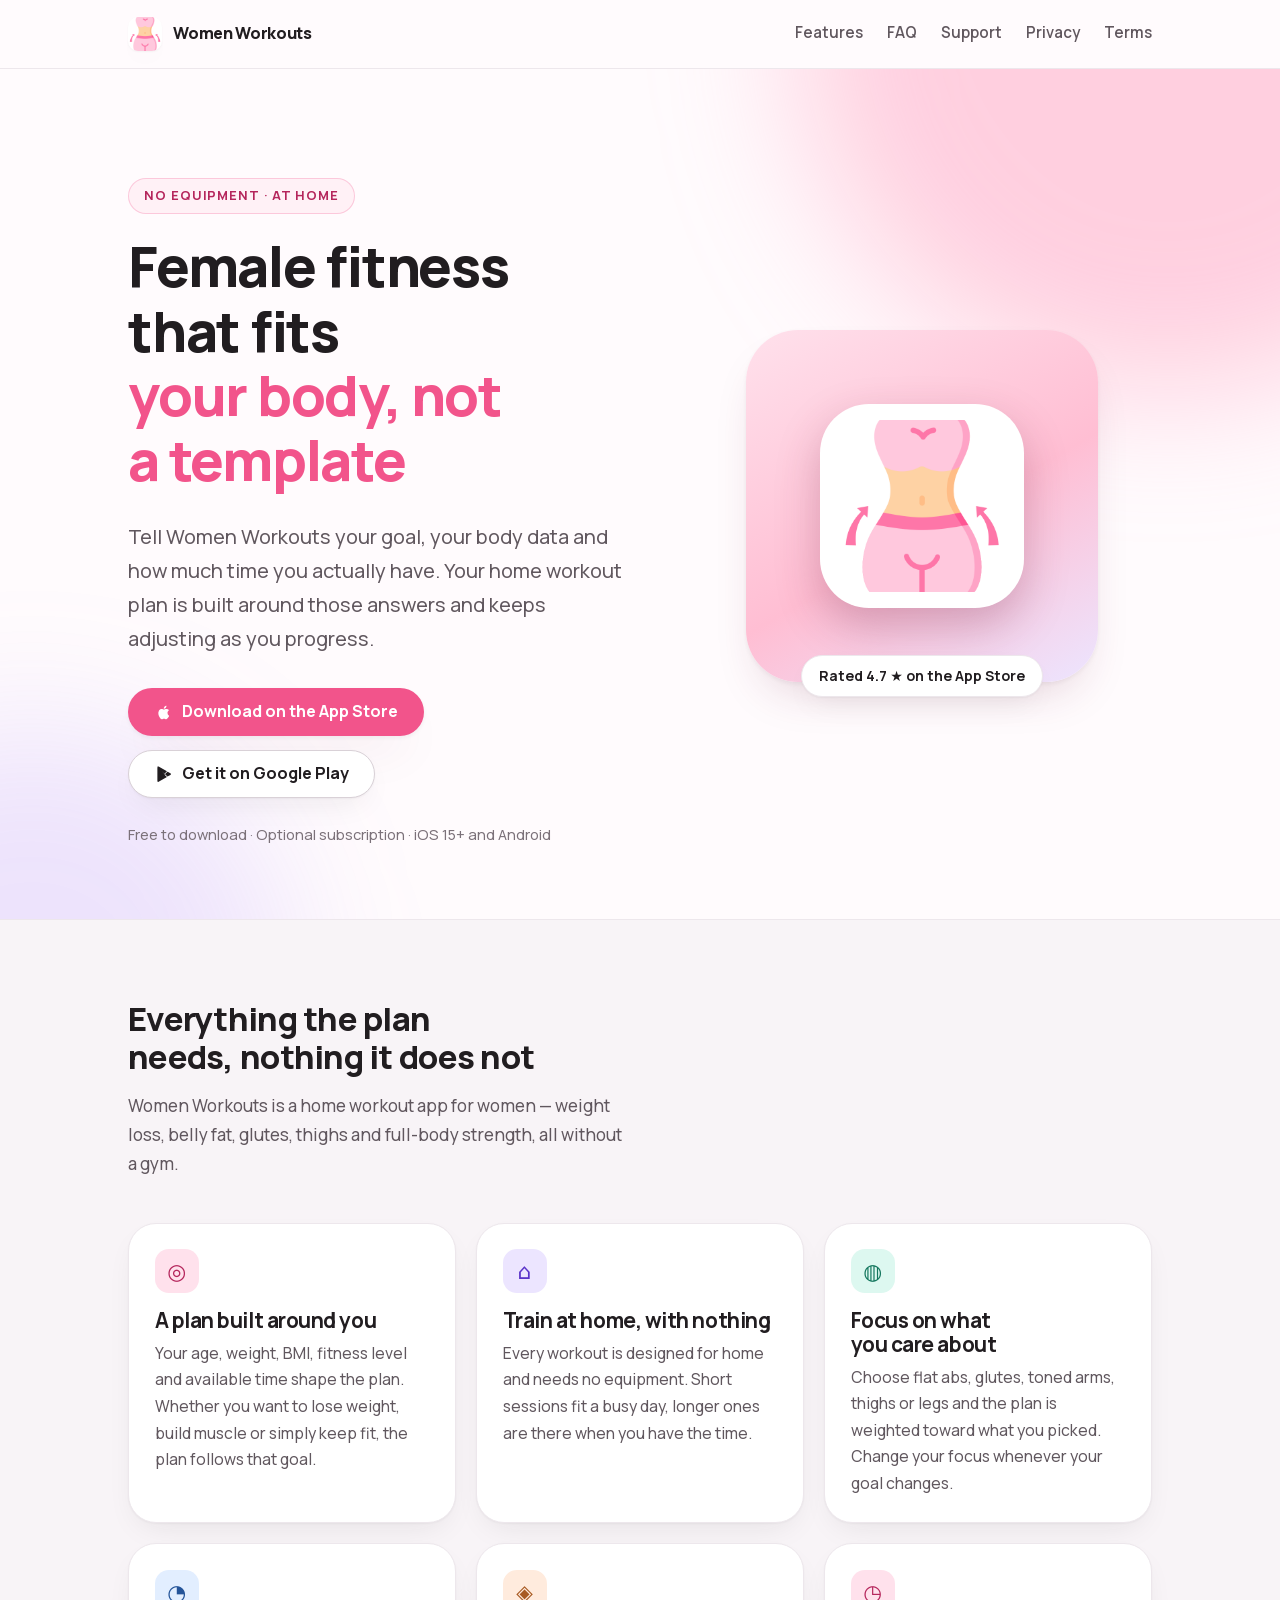
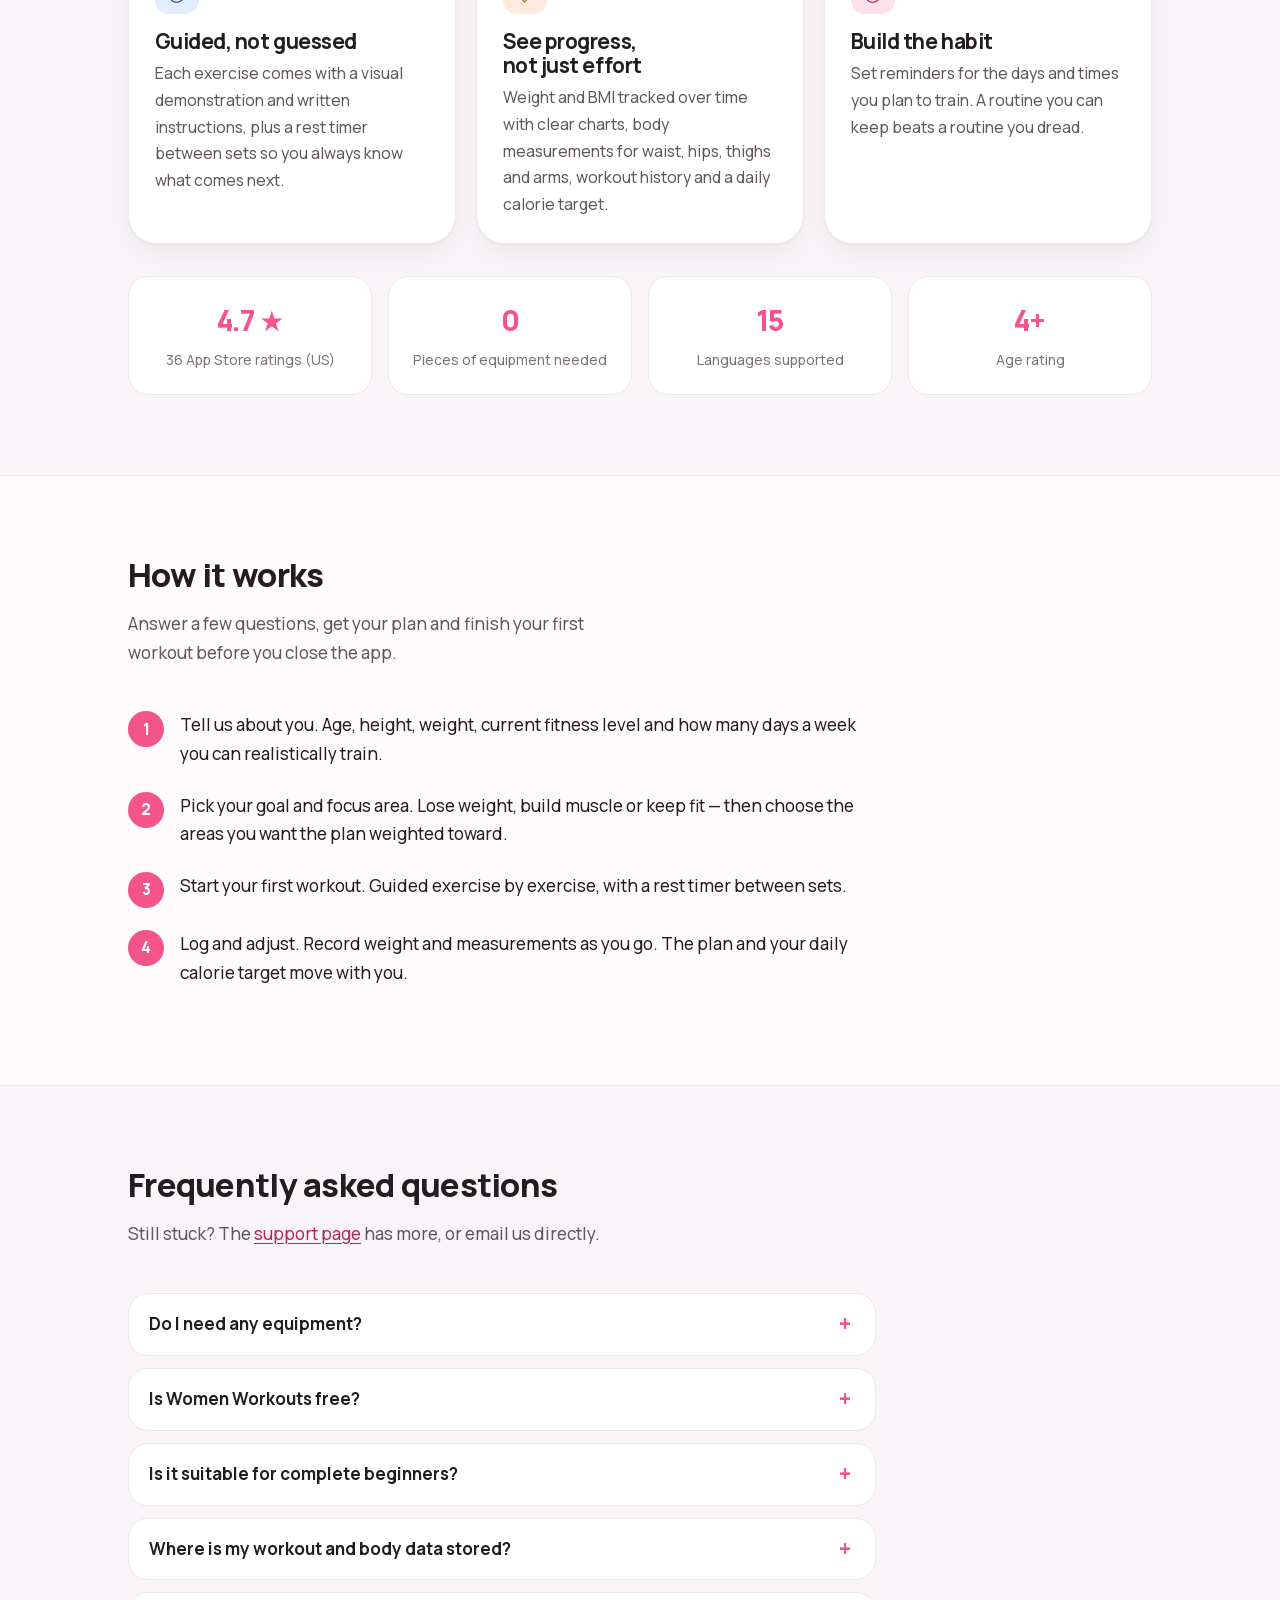
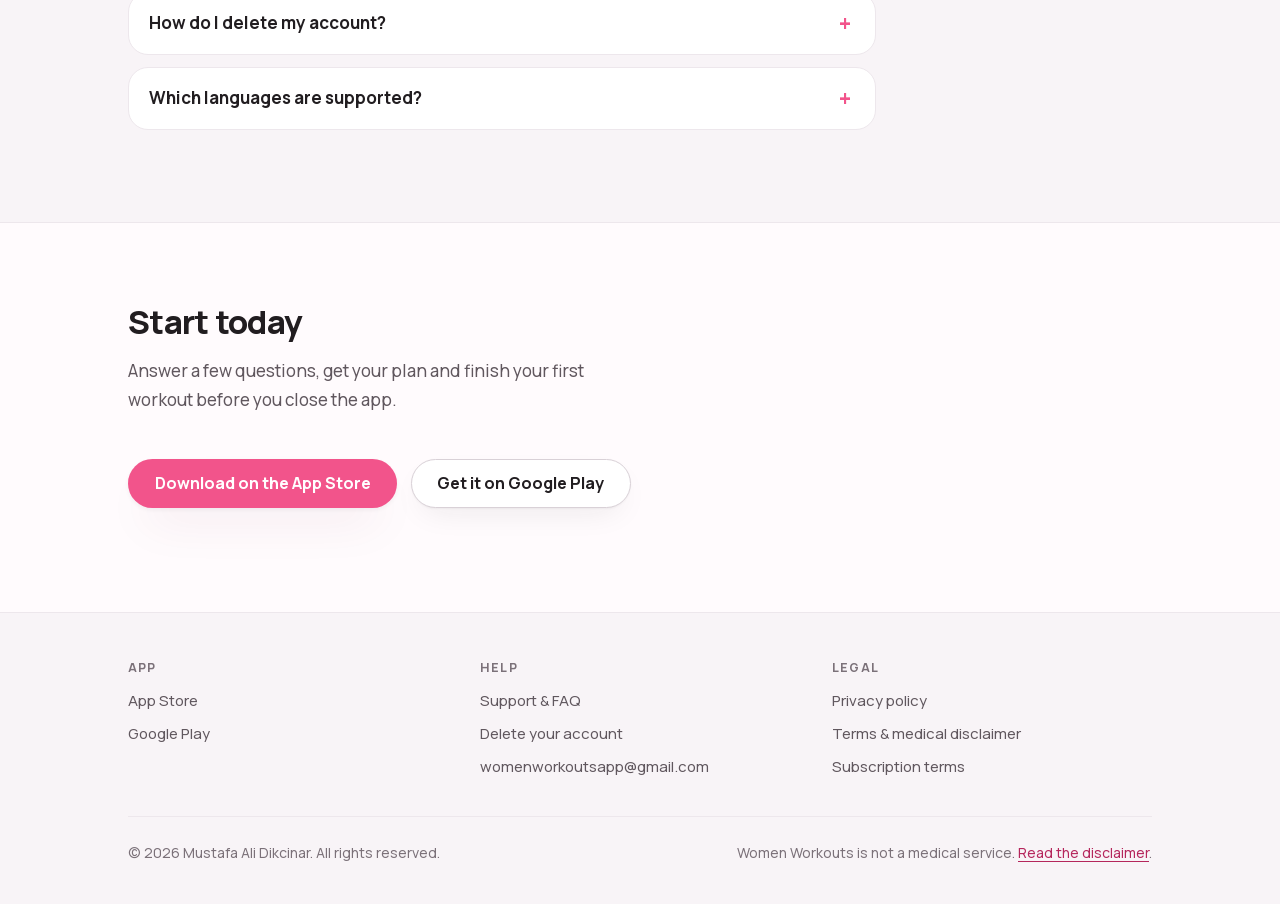
<file: index.html>
<!doctype html>
<html lang="en">
<head>
<meta charset="utf-8">
<meta name="viewport" content="width=device-width, initial-scale=1">
<title>Women Workouts — Female Fitness &amp; Home Workout App for Women</title>
<meta name="description" content="Women Workouts builds a home workout plan around your body, goal and schedule. No equipment, guided exercises, weight and BMI tracking, body measurements and reminders. Free on iOS and Android.">
<link rel="canonical" href="https://womenworkouts.github.io/">
<meta name="theme-color" content="#f2548b" media="(prefers-color-scheme: light)">
<meta name="theme-color" content="#151215" media="(prefers-color-scheme: dark)">
<meta name="author" content="Mustafa Ali Dikcinar">
<meta name="robots" content="index, follow, max-image-preview:large, max-snippet:-1">

<meta property="og:type" content="website">
<meta property="og:site_name" content="Women Workouts">
<meta property="og:url" content="https://womenworkouts.github.io/">
<meta property="og:title" content="Women Workouts — Female Fitness &amp; Home Workout App for Women">
<meta property="og:description" content="A home workout plan built around your body, goal and schedule. No equipment, weight and BMI tracking, body measurements and reminders.">
<meta property="og:image" content="https://womenworkouts.github.io/assets/img/og-cover.png">
<meta property="og:image:width" content="1200">
<meta property="og:image:height" content="630">
<meta property="og:image:alt" content="Women Workouts app icon beside the words Female Fitness Women Workout.">
<meta property="og:locale" content="en_US">
<meta name="twitter:card" content="summary_large_image">
<meta name="twitter:title" content="Women Workouts — Female Fitness &amp; Home Workout App for Women">
<meta name="twitter:description" content="A home workout plan built around your body, goal and schedule. No equipment needed.">
<meta name="twitter:image" content="https://womenworkouts.github.io/assets/img/og-cover.png">
<meta name="apple-itunes-app" content="app-id=1599554806">

<link rel="icon" href="assets/img/icon-32.png" sizes="32x32" type="image/png">
<link rel="icon" href="assets/img/icon-192.png" sizes="192x192" type="image/png">
<link rel="apple-touch-icon" href="assets/img/icon-180.png">
<link rel="preload" href="assets/fonts/manrope-latin.woff2" as="font" type="font/woff2" crossorigin>
<link rel="stylesheet" href="assets/css/site.css">

<script type="application/ld+json">
{
  "@context": "https://schema.org",
  "@graph": [
    {
      "@type": "WebSite",
      "@id": "https://womenworkouts.github.io/#website",
      "url": "https://womenworkouts.github.io/",
      "name": "Women Workouts",
      "inLanguage": "en",
      "publisher": { "@id": "https://womenworkouts.github.io/#publisher" }
    },
    {
      "@type": "Organization",
      "@id": "https://womenworkouts.github.io/#publisher",
      "name": "Women Workouts",
      "url": "https://womenworkouts.github.io/",
      "logo": "https://womenworkouts.github.io/assets/img/icon-512.png",
      "founder": { "@type": "Person", "name": "Mustafa Ali Dikcinar" },
      "email": "womenworkoutsapp@gmail.com",
      "contactPoint": [{
        "@type": "ContactPoint",
        "contactType": "customer support",
        "email": "womenworkoutsapp@gmail.com",
        "availableLanguage": ["English", "Turkish"]
      }]
    },
    {
      "@type": "MobileApplication",
      "@id": "https://womenworkouts.github.io/#app",
      "name": "Female Fitness: Women Workout",
      "alternateName": ["Women Workouts", "Lose Weight: Female Fitness"],
      "applicationCategory": "HealthApplication",
      "applicationSubCategory": "Fitness",
      "operatingSystem": "iOS 15.0 or later, Android",
      "url": "https://womenworkouts.github.io/",
      "image": "https://womenworkouts.github.io/assets/img/icon-512.png",
      "screenshot": "https://womenworkouts.github.io/assets/img/og-cover.png",
      "description": "Home workout app for women. Answer a few questions about your body, goal and available time and the app builds a no-equipment plan that adapts as you progress. Includes guided exercises, weight and BMI tracking, body measurements, a daily calorie target and workout reminders.",
      "inLanguage": ["en","tr","de","es","fr","it","nl","pl","pt","ru","da","hi","ja","ko","zh"],
      "contentRating": "4+",
      "datePublished": "2021-12-14",
      "author": { "@id": "https://womenworkouts.github.io/#publisher" },
      "publisher": { "@id": "https://womenworkouts.github.io/#publisher" },
      "offers": {
        "@type": "Offer",
        "price": "0",
        "priceCurrency": "USD",
        "category": "free with in-app purchases",
        "availability": "https://schema.org/InStock"
      },
      "aggregateRating": {
        "@type": "AggregateRating",
        "ratingValue": "4.7",
        "bestRating": "5",
        "worstRating": "1",
        "ratingCount": "36"
      },
      "featureList": [
        "Personalized home workout plan",
        "No equipment required",
        "Guided exercises with instructions",
        "Weight and BMI tracking",
        "Body measurement tracking",
        "Daily calorie target",
        "Workout reminders",
        "15 languages"
      ],
      "downloadUrl": [
        "https://apps.apple.com/app/id1599554806",
        "https://play.google.com/store/apps/details?id=com.betterlifewithapps.womenworkouts"
      ],
      "privacyPolicy": "https://womenworkouts.github.io/privacy.html"
    },
    {
      "@type": "FAQPage",
      "@id": "https://womenworkouts.github.io/#faq",
      "mainEntity": [
        {
          "@type": "Question",
          "name": "Do I need any equipment for Women Workouts?",
          "acceptedAnswer": { "@type": "Answer", "text": "No. Every workout is designed for home and needs nothing but floor space. If you have a mat it is more comfortable, but it is not required." }
        },
        {
          "@type": "Question",
          "name": "Is Women Workouts free?",
          "acceptedAnswer": { "@type": "Answer", "text": "The app is free to download and includes free workouts. An optional subscription unlocks the full plan and premium features. You can use the free part without ever subscribing." }
        },
        {
          "@type": "Question",
          "name": "Is the app suitable for complete beginners?",
          "acceptedAnswer": { "@type": "Answer", "text": "Yes. During setup you choose your fitness level. Beginners start at a gentle pace with shorter sessions and the plan builds up as you progress." }
        },
        {
          "@type": "Question",
          "name": "Where is my workout and body data stored?",
          "acceptedAnswer": { "@type": "Answer", "text": "Your workout history, weight entries and body measurements are stored locally in the app's database on your device. If you create an account, only your account details are held by Firebase Authentication." }
        },
        {
          "@type": "Question",
          "name": "How do I delete my account?",
          "acceptedAnswer": { "@type": "Answer", "text": "Open the app, go to Settings and choose Delete account. You can also email womenworkoutsapp@gmail.com from your registered address. Full instructions are on the account deletion page." }
        }
      ]
    }
  ]
}
</script>
</head>
<body>
<a class="skip-link" href="#main">Skip to content</a>

<header class="site-header">
  <div class="wrap">
    <a class="brand" href="/">
      <img src="assets/img/icon-192.png" width="34" height="34" alt="" loading="eager" decoding="async">
      Women Workouts
    </a>
    <nav class="site-nav" aria-label="Primary">
      <a href="#features">Features</a>
      <a href="#faq">FAQ</a>
      <a href="support.html">Support</a>
      <a href="privacy.html">Privacy</a>
      <a href="terms.html">Terms</a>
    </nav>
  </div>
</header>

<main id="main">

  <section class="hero">
    <div class="wrap">
      <div class="hero-grid">
        <div>
          <p class="eyebrow">No equipment · At home</p>
          <h1>Female fitness that fits <span class="accent">your body, not a template</span></h1>
          <p class="lede">Tell Women Workouts your goal, your body data and how much time you actually have. Your home workout plan is built around those answers and keeps adjusting as you progress.</p>
          <div class="cta-row">
            <a class="btn btn-primary" href="https://apps.apple.com/app/id1599554806" rel="noopener">
              <svg viewBox="0 0 24 24" fill="currentColor" aria-hidden="true"><path d="M16.3 12.8c0-2.2 1.8-3.3 1.9-3.3-1-1.5-2.6-1.7-3.2-1.7-1.4-.1-2.7.8-3.4.8-.7 0-1.8-.8-2.9-.8-1.5 0-2.9.9-3.6 2.2-1.6 2.7-.4 6.7 1.1 8.9.7 1.1 1.6 2.3 2.7 2.2 1.1 0 1.5-.7 2.8-.7s1.7.7 2.9.7c1.2 0 1.9-1.1 2.6-2.1.8-1.2 1.2-2.4 1.2-2.5-.1 0-2.1-.8-2.1-3.7zM14.1 6.3c.6-.7 1-1.7.9-2.7-.9 0-2 .6-2.6 1.3-.6.6-1.1 1.7-.9 2.6 1 .1 2-.5 2.6-1.2z"/></svg>
              Download on the App Store
            </a>
            <a class="btn btn-ghost" href="https://play.google.com/store/apps/details?id=com.betterlifewithapps.womenworkouts" rel="noopener">
              <svg viewBox="0 0 24 24" fill="currentColor" aria-hidden="true"><path d="M3.6 2.3c-.3.3-.5.8-.5 1.4v16.6c0 .6.2 1.1.5 1.4l.1.1 9.3-9.3v-.2L3.6 2.3zM16.3 15.1l-3.1-3.1v-.2l3.1-3.1.1.1 3.7 2.1c1 .6 1 1.6 0 2.2l-3.8 2zM15.6 15.8L12.4 12.6l-9.3 9.3c.3.4.9.4 1.6 0l10.9-6.1M15.6 8.2L4.7 2.1C4 1.7 3.4 1.8 3.1 2.2l9.3 9.3 3.2-3.3z"/></svg>
              Get it on Google Play
            </a>
          </div>
          <p class="hero-note">Free to download · Optional subscription · iOS 15+ and Android</p>
        </div>
        <div class="hero-art">
          <div class="app-tile">
            <span class="icon-card">
              <img src="assets/img/icon-512.png" width="512" height="512" alt="Women Workouts app icon" fetchpriority="high" decoding="async">
            </span>
            <span class="tile-badge">Rated 4.7 ★ on the App Store</span>
          </div>
        </div>
      </div>
    </div>
  </section>

  <section class="section section-tint" id="features">
    <div class="wrap">
      <div class="section-head">
        <h2>Everything the plan needs, nothing it does not</h2>
        <p>Women Workouts is a home workout app for women — weight loss, belly fat, glutes, thighs and full-body strength, all without a gym.</p>
      </div>

      <div class="grid">
        <article class="card">
          <div class="card-icon i-rose" aria-hidden="true">◎</div>
          <h3>A plan built around you</h3>
          <p>Your age, weight, BMI, fitness level and available time shape the plan. Whether you want to lose weight, build muscle or simply keep fit, the plan follows that goal.</p>
        </article>
        <article class="card">
          <div class="card-icon i-lavender" aria-hidden="true">⌂</div>
          <h3>Train at home, with nothing</h3>
          <p>Every workout is designed for home and needs no equipment. Short sessions fit a busy day, longer ones are there when you have the time.</p>
        </article>
        <article class="card">
          <div class="card-icon i-mint" aria-hidden="true">◍</div>
          <h3>Focus on what you care about</h3>
          <p>Choose flat abs, glutes, toned arms, thighs or legs and the plan is weighted toward what you picked. Change your focus whenever your goal changes.</p>
        </article>
        <article class="card">
          <div class="card-icon i-sky" aria-hidden="true">◔</div>
          <h3>Guided, not guessed</h3>
          <p>Each exercise comes with a visual demonstration and written instructions, plus a rest timer between sets so you always know what comes next.</p>
        </article>
        <article class="card">
          <div class="card-icon i-peach" aria-hidden="true">◈</div>
          <h3>See progress, not just effort</h3>
          <p>Weight and BMI tracked over time with clear charts, body measurements for waist, hips, thighs and arms, workout history and a daily calorie target.</p>
        </article>
        <article class="card">
          <div class="card-icon i-rose" aria-hidden="true">◷</div>
          <h3>Build the habit</h3>
          <p>Set reminders for the days and times you plan to train. A routine you can keep beats a routine you dread.</p>
        </article>
      </div>

      <div class="stat-row">
        <div class="stat"><b>4.7 ★</b><span>36 App Store ratings (US)</span></div>
        <div class="stat"><b>0</b><span>Pieces of equipment needed</span></div>
        <div class="stat"><b>15</b><span>Languages supported</span></div>
        <div class="stat"><b>4+</b><span>Age rating</span></div>
      </div>
    </div>
  </section>

  <section class="section">
    <div class="wrap">
      <div class="section-head">
        <h2>How it works</h2>
        <p>Answer a few questions, get your plan and finish your first workout before you close the app.</p>
      </div>
      <ol class="steps">
        <li><strong>Tell us about you.</strong> Age, height, weight, current fitness level and how many days a week you can realistically train.</li>
        <li><strong>Pick your goal and focus area.</strong> Lose weight, build muscle or keep fit — then choose the areas you want the plan weighted toward.</li>
        <li><strong>Start your first workout.</strong> Guided exercise by exercise, with a rest timer between sets.</li>
        <li><strong>Log and adjust.</strong> Record weight and measurements as you go. The plan and your daily calorie target move with you.</li>
      </ol>
    </div>
  </section>

  <section class="section section-tint" id="faq">
    <div class="wrap">
      <div class="section-head">
        <h2>Frequently asked questions</h2>
        <p>Still stuck? The <a href="support.html">support page</a> has more, or email us directly.</p>
      </div>
      <div class="faq">
        <details>
          <summary>Do I need any equipment?</summary>
          <p>No. Every workout is designed for home and needs nothing but floor space. A mat makes floor work more comfortable, but it is not required.</p>
        </details>
        <details>
          <summary>Is Women Workouts free?</summary>
          <p>The app is free to download and includes free workouts. An optional subscription unlocks the full plan and premium features. You can use the free part without ever subscribing — see the <a href="terms.html#subscriptions">subscription terms</a> for details.</p>
        </details>
        <details>
          <summary>Is it suitable for complete beginners?</summary>
          <p>Yes. During setup you choose your fitness level. Beginners start at a gentle pace with shorter sessions, and the plan builds up as you progress.</p>
        </details>
        <details>
          <summary>Where is my workout and body data stored?</summary>
          <p>Your workout history, weight entries and body measurements are stored in the app's database on your own device. If you create an account, only your account details are held by Firebase Authentication. The full picture is in the <a href="privacy.html">privacy policy</a>.</p>
        </details>
        <details>
          <summary>How do I delete my account?</summary>
          <p>Open the app, go to <strong>Settings → Delete account</strong>. You can also email us from your registered address. Step-by-step instructions are on the <a href="delete-account.html">account deletion page</a>.</p>
        </details>
        <details>
          <summary>Which languages are supported?</summary>
          <p>English, Turkish, German, Spanish, French, Italian, Dutch, Polish, Portuguese, Russian, Danish, Hindi, Japanese, Korean and Chinese.</p>
        </details>
      </div>
    </div>
  </section>

  <section class="section">
    <div class="wrap">
      <div class="section-head">
        <h2>Start today</h2>
        <p>Answer a few questions, get your plan and finish your first workout before you close the app.</p>
      </div>
      <div class="cta-row">
        <a class="btn btn-primary" href="https://apps.apple.com/app/id1599554806" rel="noopener">Download on the App Store</a>
        <a class="btn btn-ghost" href="https://play.google.com/store/apps/details?id=com.betterlifewithapps.womenworkouts" rel="noopener">Get it on Google Play</a>
      </div>
    </div>
  </section>

</main>

<footer class="site-footer">
  <div class="wrap">
    <div class="footer-grid">
      <div>
        <h2>App</h2>
        <ul>
          <li><a href="https://apps.apple.com/app/id1599554806" rel="noopener">App Store</a></li>
          <li><a href="https://play.google.com/store/apps/details?id=com.betterlifewithapps.womenworkouts" rel="noopener">Google Play</a></li>
        </ul>
      </div>
      <div>
        <h2>Help</h2>
        <ul>
          <li><a href="support.html">Support &amp; FAQ</a></li>
          <li><a href="delete-account.html">Delete your account</a></li>
          <li><a href="mailto:womenworkoutsapp@gmail.com">womenworkoutsapp@gmail.com</a></li>
        </ul>
      </div>
      <div>
        <h2>Legal</h2>
        <ul>
          <li><a href="privacy.html">Privacy policy</a></li>
          <li><a href="terms.html">Terms &amp; medical disclaimer</a></li>
          <li><a href="terms.html#subscriptions">Subscription terms</a></li>
        </ul>
      </div>
    </div>
    <div class="footer-bottom">
      <p>&copy; 2026 Mustafa Ali Dikcinar. All rights reserved.</p>
      <p>Women Workouts is not a medical service. <a href="terms.html#medical-disclaimer">Read the disclaimer</a>.</p>
    </div>
  </div>
</footer>
</body>
</html>
</file>
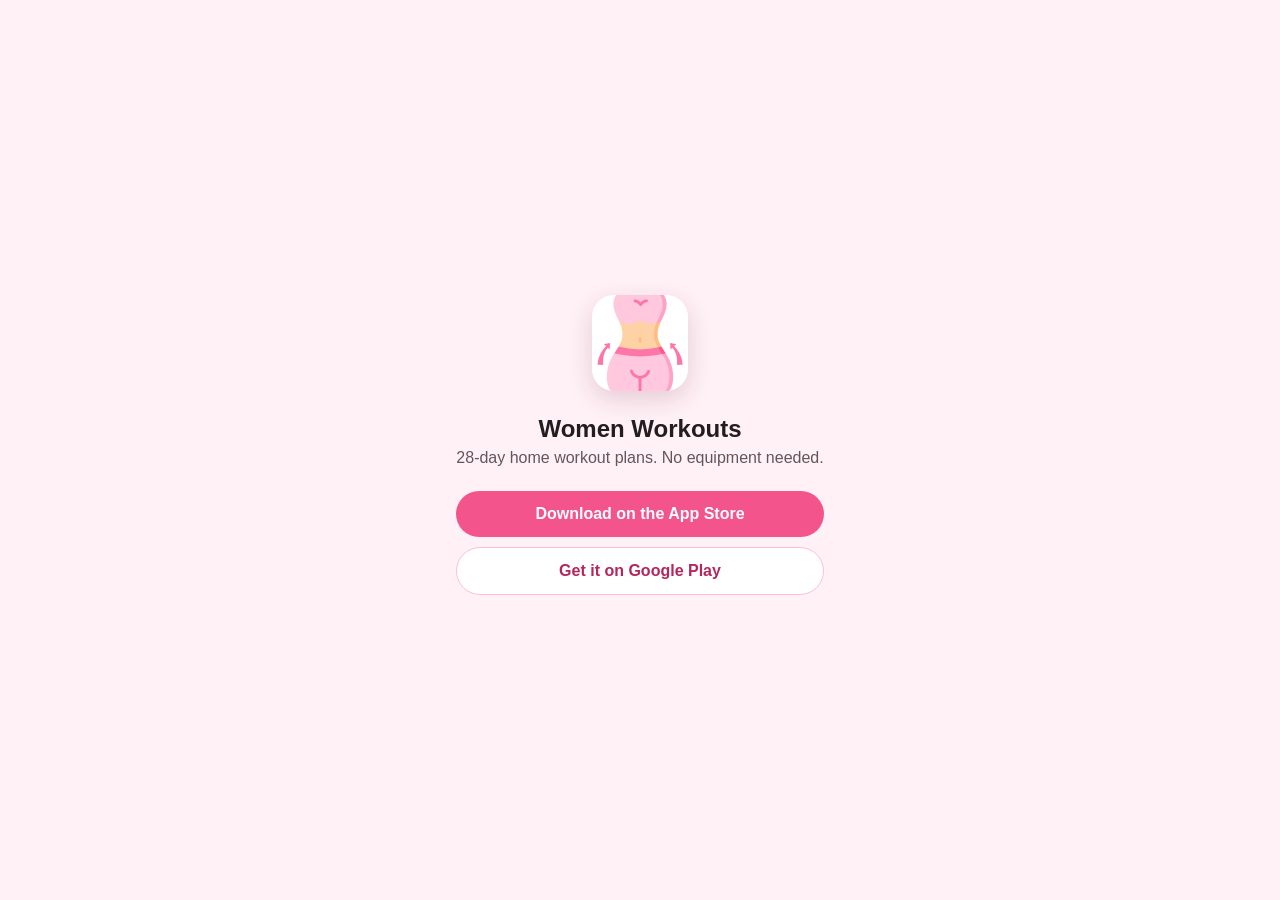
<file: get/index.html>
<!doctype html>
<html lang="en">
<head>
<meta charset="utf-8">
<meta name="viewport" content="width=device-width, initial-scale=1">
<title>Get Women Workouts</title>
<meta name="robots" content="noindex, follow">
<link rel="canonical" href="https://womenworkouts.github.io/">
<meta name="theme-color" content="#f2548b">
<meta property="og:type" content="website">
<meta property="og:title" content="Women Workouts — Home Workout App for Women">
<meta property="og:description" content="28-day home workout plans. No equipment, every move shown and voice-guided.">
<meta property="og:image" content="https://womenworkouts.github.io/assets/img/og-cover.png">
<meta property="og:url" content="https://womenworkouts.github.io/get/">
<link rel="icon" href="../assets/img/icon-32.png" sizes="32x32" type="image/png">
<link rel="apple-touch-icon" href="../assets/img/icon-180.png">
<script>
  // One link for bios and posts: phones go straight to their store, everything else stays on this page.
  // The source goes to Google Play as utm_source so installs can be attributed. In-app browsers name
  // themselves in the user agent, so the bare link needs no ?src=; ?src= still overrides it.
  (function () {
    var ua = navigator.userAgent || "";
    var inApp = /Instagram/i.test(ua) ? "instagram" : /FBAN|FBAV|FB_IAB/.test(ua) ? "facebook"
      : /TikTok|musical_ly|BytedanceWebview/i.test(ua) ? "tiktok" : "direct";
    var src = (new URLSearchParams(location.search).get("src") || inApp).replace(/[^\w.-]/g, "").slice(0, 40);
    var ios = /iPhone|iPad|iPod/i.test(ua) || (/Macintosh/.test(ua) && navigator.maxTouchPoints > 1);
    var android = /Android/i.test(ua);
    var appStore = "https://apps.apple.com/app/id1599554806";
    var play = "https://play.google.com/store/apps/details?id=com.betterlifewithapps.womenworkouts&referrer=" +
      encodeURIComponent("utm_source=" + src + "&utm_medium=smartlink");
    if (ios) location.replace(appStore);
    else if (android) location.replace(play);
  })();
</script>
<style>
  body { margin: 0; min-height: 100vh; display: grid; place-items: center; text-align: center;
         font-family: -apple-system, BlinkMacSystemFont, "Segoe UI", Roboto, sans-serif;
         background: #fff1f6; color: #211d20; }
  main { padding: 32px 16px; max-width: 420px; }
  img { width: 96px; height: 96px; border-radius: 22px; box-shadow: 0 8px 24px rgba(113, 31, 63, .18); }
  h1 { font-size: 24px; margin: 20px 0 6px; }
  p { margin: 0 0 24px; color: #60575e; }
  a.btn { display: block; margin: 10px 0; padding: 14px 20px; border-radius: 999px; font-weight: 600;
          text-decoration: none; }
  a.primary { background: #f2548b; color: #fff; }
  a.ghost { background: #fff; color: #b5265c; border: 1.5px solid #ffbed3; }
  @media (prefers-color-scheme: dark) {
    body { background: #151215; color: #f8f4f7; }
    p { color: #b0a6ae; }
    a.ghost { background: #211d20; color: #ff92b6; border-color: #711f3f; }
  }
</style>
</head>
<body>
<main>
  <img src="../assets/img/icon-192.png" alt="Women Workouts app icon">
  <h1>Women Workouts</h1>
  <p>28-day home workout plans. No equipment needed.</p>
  <a class="btn primary" href="https://apps.apple.com/app/id1599554806">Download on the App Store</a>
  <a class="btn ghost" href="https://play.google.com/store/apps/details?id=com.betterlifewithapps.womenworkouts">Get it on Google Play</a>
</main>
</body>
</html>
</file>
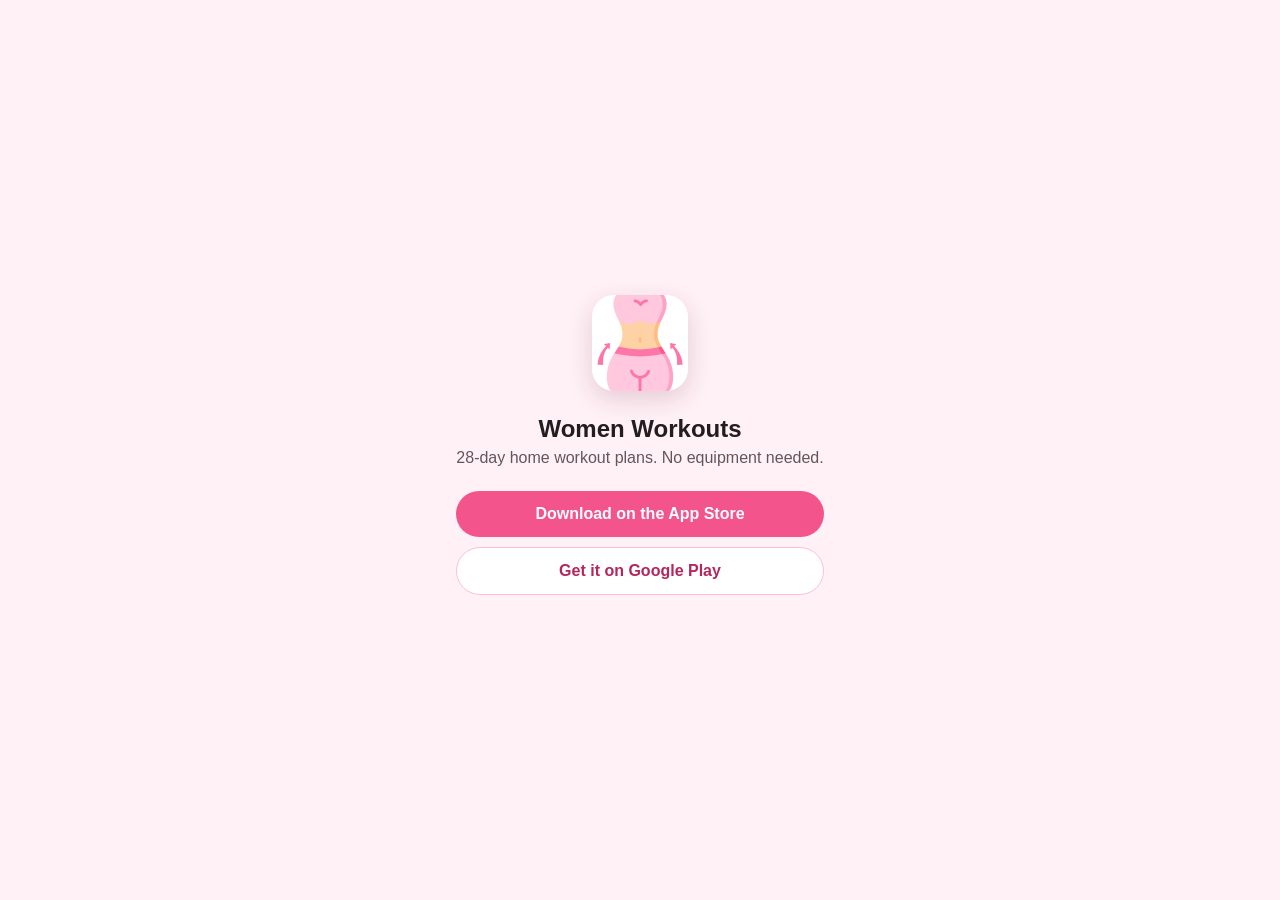
<file: go/ig/index.html>
<!doctype html>
<html lang="en">
<head>
<meta charset="utf-8">
<meta name="viewport" content="width=device-width, initial-scale=1">
<title>Get Women Workouts</title>
<meta name="robots" content="noindex, follow">
<link rel="canonical" href="https://womenworkouts.github.io/">
<meta name="theme-color" content="#f2548b">
<meta property="og:type" content="website">
<meta property="og:title" content="Women Workouts — Home Workout App for Women">
<meta property="og:description" content="28-day home workout plans. No equipment, every move shown and voice-guided.">
<meta property="og:image" content="https://womenworkouts.github.io/assets/img/og-cover.png">
<meta property="og:url" content="https://womenworkouts.github.io/go/ig/">
<link rel="icon" href="/assets/img/icon-32.png" sizes="32x32" type="image/png">
<link rel="apple-touch-icon" href="/assets/img/icon-180.png">
<script src="/assets/js/store-link.js" data-src="instagram"></script>
<link rel="stylesheet" href="/assets/css/store-link.css">
</head>
<body>
<main>
  <img src="/assets/img/icon-192.png" alt="Women Workouts app icon">
  <h1>Women Workouts</h1>
  <p>28-day home workout plans. No equipment needed.</p>
  <a class="btn primary" href="https://apps.apple.com/app/id1599554806">Download on the App Store</a>
  <a class="btn ghost" href="https://play.google.com/store/apps/details?id=com.betterlifewithapps.womenworkouts">Get it on Google Play</a>
</main>
</body>
</html>
</file>
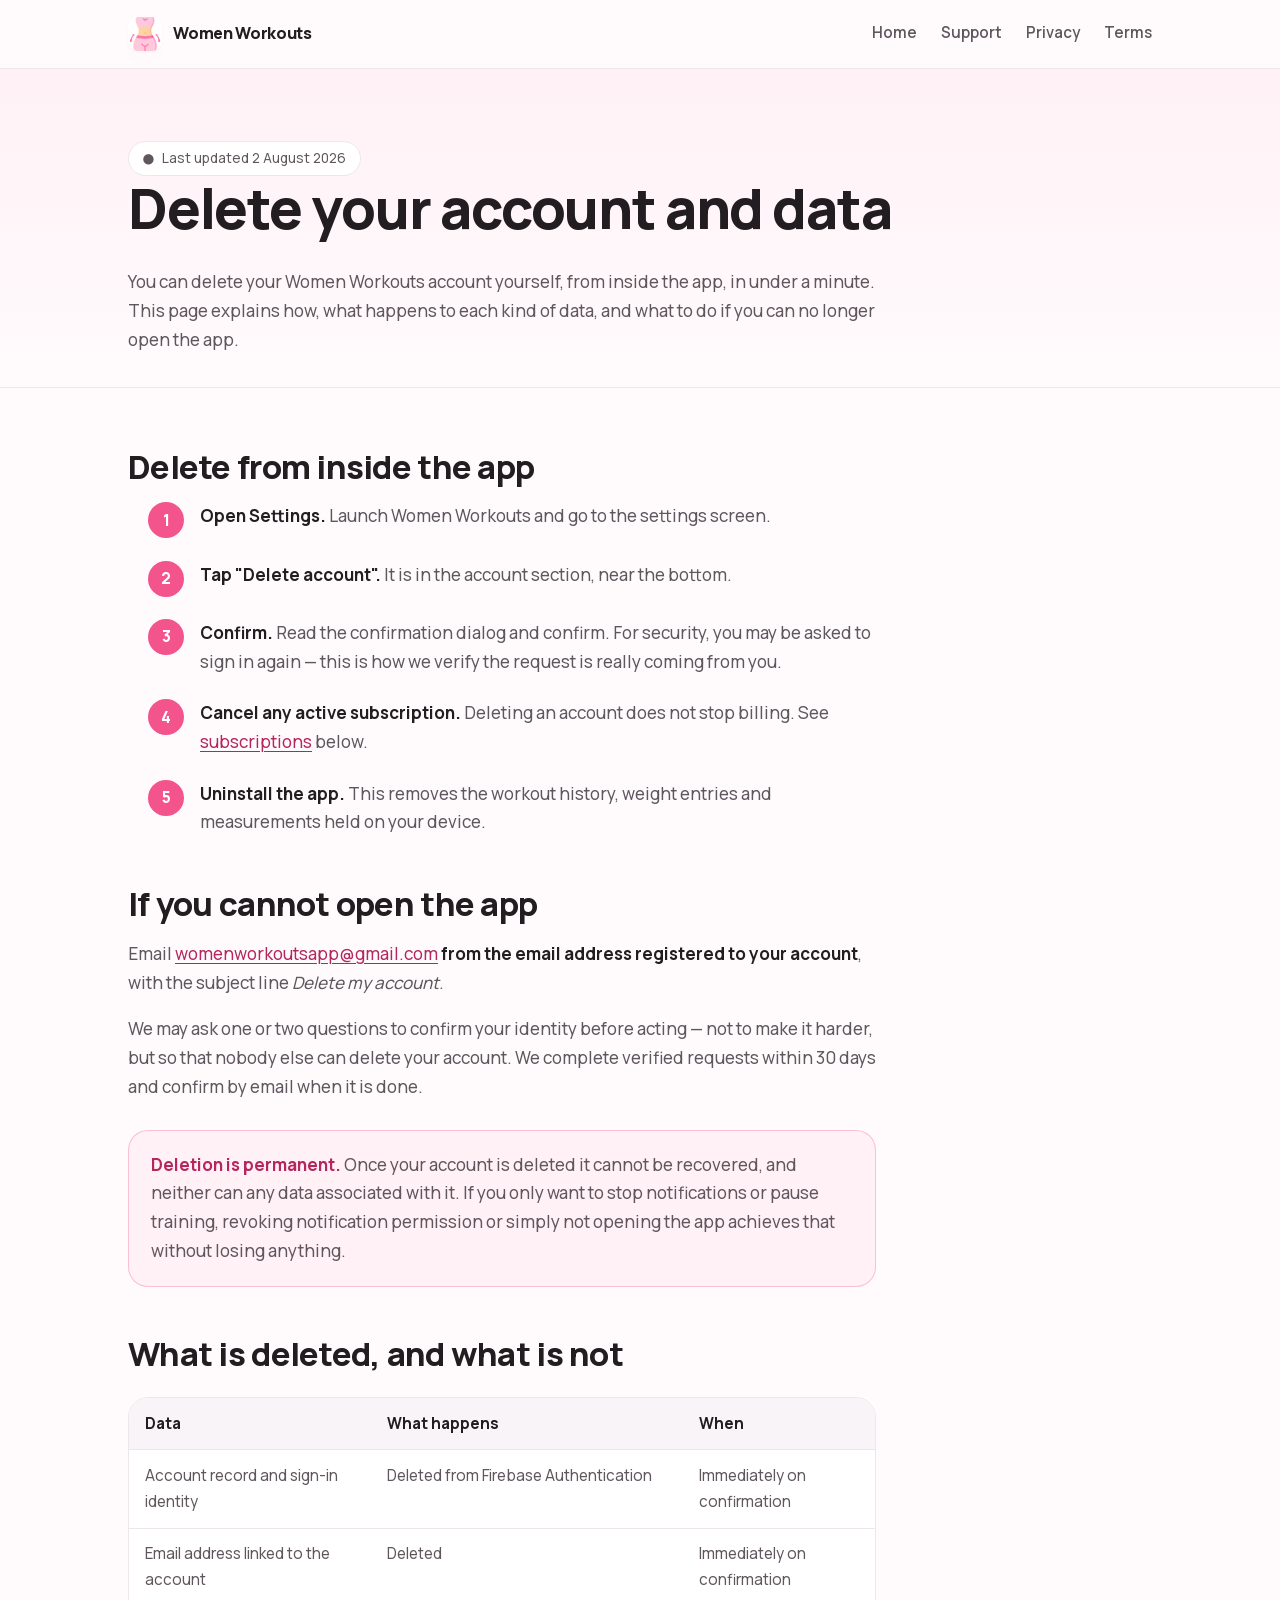
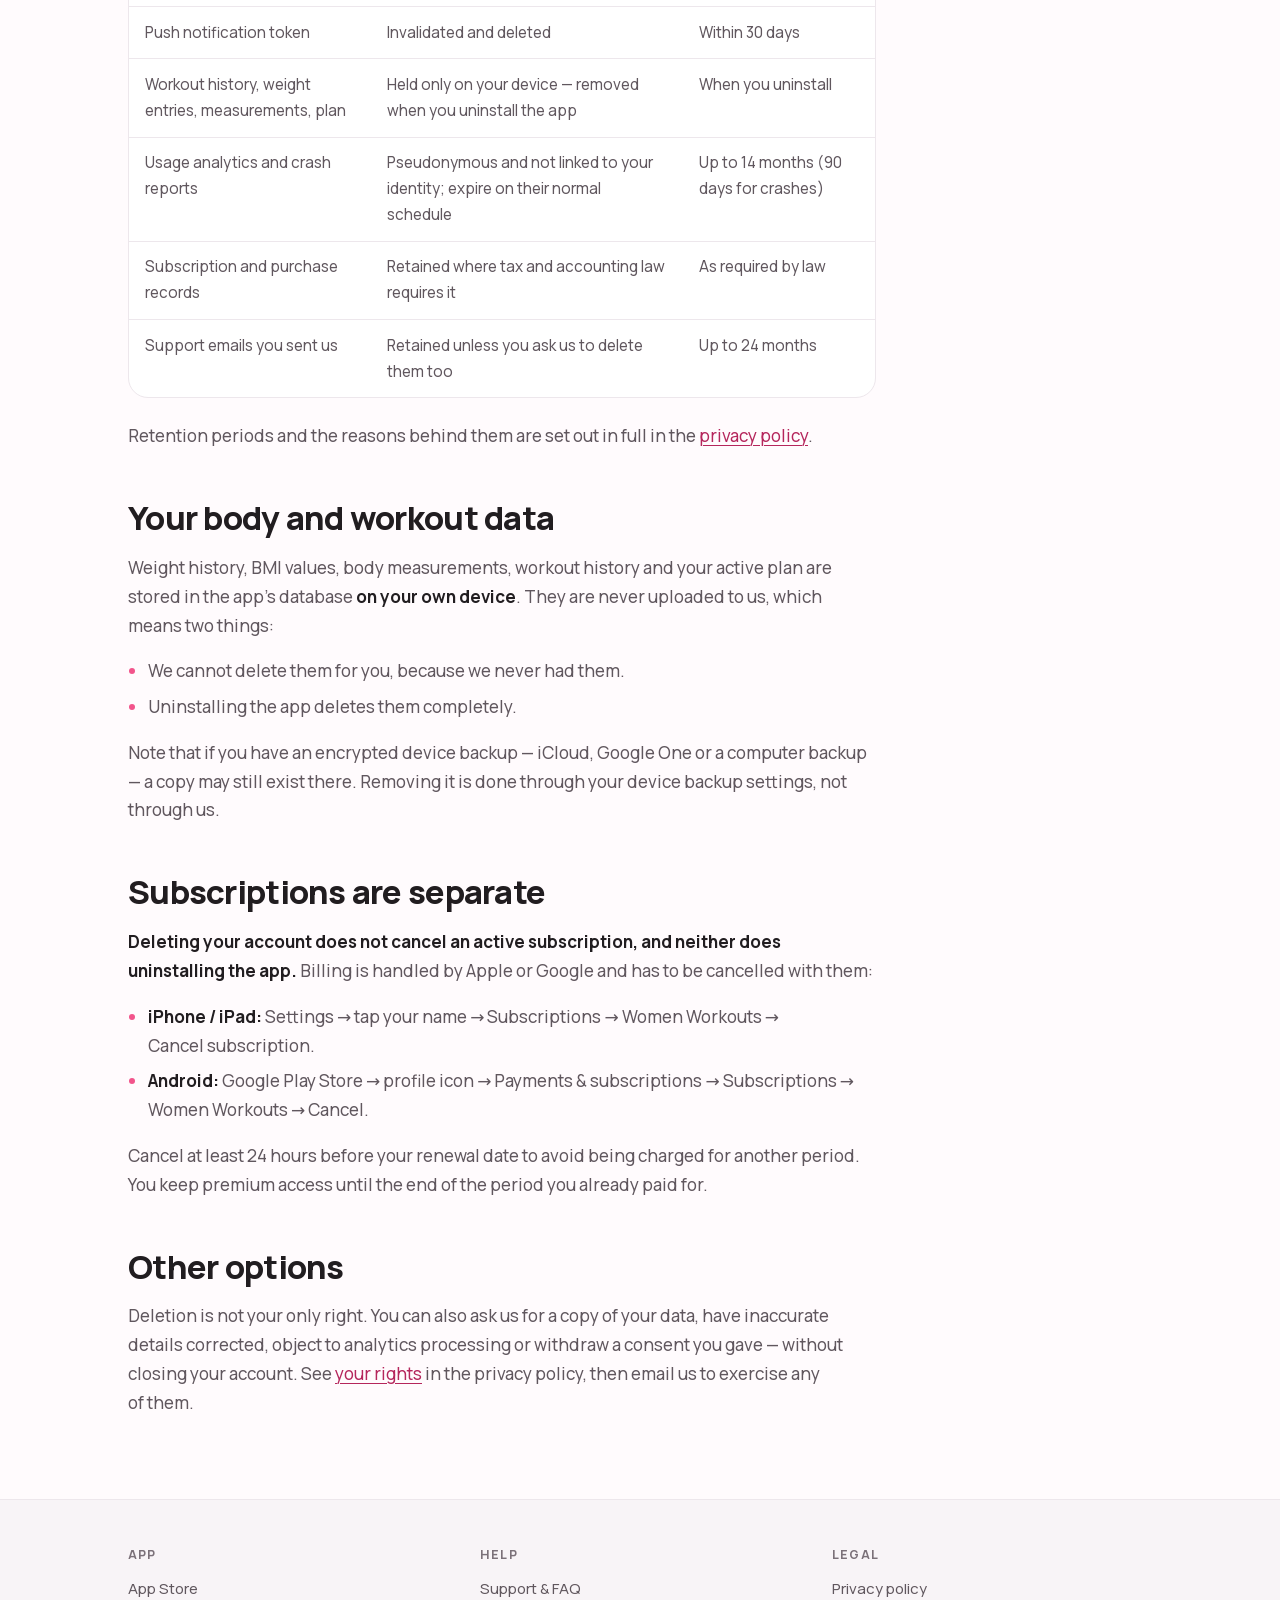
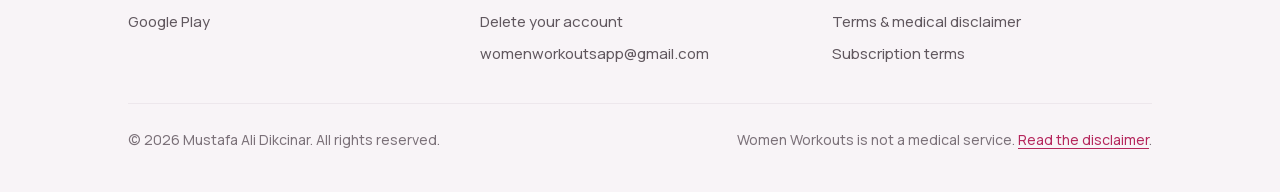
<file: delete-account.html>
<!doctype html>
<html lang="en">
<head>
<meta charset="utf-8">
<meta name="viewport" content="width=device-width, initial-scale=1">
<title>Delete Your Account &amp; Data — Women Workouts</title>
<meta name="description" content="How to delete your Women Workouts account and data: in-app steps, the email route if you cannot open the app, what gets deleted, what is retained and how long it takes.">
<link rel="canonical" href="https://womenworkouts.github.io/delete-account.html">
<meta name="theme-color" content="#f2548b" media="(prefers-color-scheme: light)">
<meta name="theme-color" content="#151215" media="(prefers-color-scheme: dark)">
<meta name="robots" content="index, follow, max-snippet:-1">

<meta property="og:type" content="article">
<meta property="og:site_name" content="Women Workouts">
<meta property="og:url" content="https://womenworkouts.github.io/delete-account.html">
<meta property="og:title" content="Delete Your Account &amp; Data — Women Workouts">
<meta property="og:description" content="In-app steps, the email route, what gets deleted and how long it takes.">
<meta property="og:image" content="https://womenworkouts.github.io/assets/img/og-cover.png">
<meta name="twitter:card" content="summary_large_image">
<meta name="twitter:title" content="Delete Your Account &amp; Data — Women Workouts">
<meta name="twitter:description" content="In-app steps, the email route, what gets deleted and how long it takes.">
<meta name="twitter:image" content="https://womenworkouts.github.io/assets/img/og-cover.png">

<link rel="icon" href="assets/img/icon-32.png" sizes="32x32" type="image/png">
<link rel="apple-touch-icon" href="assets/img/icon-180.png">
<link rel="preload" href="assets/fonts/manrope-latin.woff2" as="font" type="font/woff2" crossorigin>
<link rel="stylesheet" href="assets/css/site.css">

<script type="application/ld+json">
{
  "@context": "https://schema.org",
  "@type": "HowTo",
  "@id": "https://womenworkouts.github.io/delete-account.html#howto",
  "name": "How to delete your Women Workouts account and data",
  "description": "Delete your Women Workouts account from inside the app, or by email if you no longer have the app installed.",
  "inLanguage": "en",
  "totalTime": "PT2M",
  "step": [
    { "@type": "HowToStep", "position": 1, "name": "Open Settings", "text": "Open the Women Workouts app and go to the Settings screen." },
    { "@type": "HowToStep", "position": 2, "name": "Choose Delete account", "text": "Scroll to the account section and tap Delete account." },
    { "@type": "HowToStep", "position": 3, "name": "Confirm", "text": "Confirm the deletion in the dialog. You may be asked to sign in again to verify it is you." },
    { "@type": "HowToStep", "position": 4, "name": "Cancel any subscription", "text": "Cancel an active subscription separately in the App Store or Google Play, because deleting an account does not cancel billing." },
    { "@type": "HowToStep", "position": 5, "name": "Uninstall the app", "text": "Delete the app from your device to remove the locally stored workout history, weight entries and measurements." }
  ],
  "publisher": {
    "@type": "Organization",
    "name": "Women Workouts",
    "email": "womenworkoutsapp@gmail.com",
    "url": "https://womenworkouts.github.io/"
  }
}
</script>
</head>
<body>
<a class="skip-link" href="#main">Skip to content</a>

<header class="site-header">
  <div class="wrap">
    <a class="brand" href="/">
      <img src="assets/img/icon-192.png" width="34" height="34" alt="" decoding="async">
      Women Workouts
    </a>
    <nav class="site-nav" aria-label="Primary">
      <a href="/">Home</a>
      <a href="support.html">Support</a>
      <a href="privacy.html">Privacy</a>
      <a href="terms.html">Terms</a>
    </nav>
  </div>
</header>

<main id="main">

<div class="page-hero">
  <div class="wrap">
    <p class="updated"><span aria-hidden="true">●</span> Last updated 2 August 2026</p>
    <h1>Delete your account and data</h1>
    <p>You can delete your Women Workouts account yourself, from inside the app, in under a minute. This page explains how, what happens to each kind of data, and what to do if you can no longer open the app.</p>
  </div>
</div>

<div class="wrap">
<div class="doc">
  <article class="prose">

    <section id="in-app">
      <h2>Delete from inside the app</h2>
      <ol class="steps">
        <li><strong>Open Settings.</strong> Launch Women Workouts and go to the settings screen.</li>
        <li><strong>Tap "Delete account".</strong> It is in the account section, near the bottom.</li>
        <li><strong>Confirm.</strong> Read the confirmation dialog and confirm. For security, you may be asked to sign in again — this is how we verify the request is really coming from you.</li>
        <li><strong>Cancel any active subscription.</strong> Deleting an account does not stop billing. See <a href="#subscription">subscriptions</a> below.</li>
        <li><strong>Uninstall the app.</strong> This removes the workout history, weight entries and measurements held on your device.</li>
      </ol>
    </section>

    <section id="by-email">
      <h2>If you cannot open the app</h2>
      <p>Email <a href="mailto:womenworkoutsapp@gmail.com?subject=Delete%20my%20account">womenworkoutsapp@gmail.com</a> <strong>from the email address registered to your account</strong>, with the subject line <em>Delete my account</em>.</p>
      <p>We may ask one or two questions to confirm your identity before acting — not to make it harder, but so that nobody else can delete your account. We complete verified requests within 30 days and confirm by email when it is done.</p>
      <div class="callout">
        <p><strong>Deletion is permanent.</strong> Once your account is deleted it cannot be recovered, and neither can any data associated with it. If you only want to stop notifications or pause training, revoking notification permission or simply not opening the app achieves that without losing anything.</p>
      </div>
    </section>

    <section id="what-happens">
      <h2>What is deleted, and what is not</h2>
      <div class="table-scroll">
        <table>
          <thead>
            <tr><th scope="col">Data</th><th scope="col">What happens</th><th scope="col">When</th></tr>
          </thead>
          <tbody>
            <tr><td>Account record and sign-in identity</td><td>Deleted from Firebase Authentication</td><td>Immediately on confirmation</td></tr>
            <tr><td>Email address linked to the account</td><td>Deleted</td><td>Immediately on confirmation</td></tr>
            <tr><td>Push notification token</td><td>Invalidated and deleted</td><td>Within 30 days</td></tr>
            <tr><td>Workout history, weight entries, measurements, plan</td><td>Held only on your device — removed when you uninstall the app</td><td>When you uninstall</td></tr>
            <tr><td>Usage analytics and crash reports</td><td>Pseudonymous and not linked to your identity; expire on their normal schedule</td><td>Up to 14 months (90 days for crashes)</td></tr>
            <tr><td>Subscription and purchase records</td><td>Retained where tax and accounting law requires it</td><td>As required by law</td></tr>
            <tr><td>Support emails you sent us</td><td>Retained unless you ask us to delete them too</td><td>Up to 24 months</td></tr>
          </tbody>
        </table>
      </div>
      <p>Retention periods and the reasons behind them are set out in full in the <a href="privacy.html#retention">privacy policy</a>.</p>
    </section>

    <section id="local-data">
      <h2>Your body and workout data</h2>
      <p>Weight history, BMI values, body measurements, workout history and your active plan are stored in the app's database <strong>on your own device</strong>. They are never uploaded to us, which means two things:</p>
      <ul>
        <li>We cannot delete them for you, because we never had them.</li>
        <li>Uninstalling the app deletes them completely.</li>
      </ul>
      <p>Note that if you have an encrypted device backup — iCloud, Google One or a computer backup — a copy may still exist there. Removing it is done through your device backup settings, not through us.</p>
    </section>

    <section id="subscription">
      <h2>Subscriptions are separate</h2>
      <p><strong>Deleting your account does not cancel an active subscription, and neither does uninstalling the app.</strong> Billing is handled by Apple or Google and has to be cancelled with them:</p>
      <ul>
        <li><strong>iPhone / iPad:</strong> Settings → tap your name → Subscriptions → Women Workouts → Cancel subscription.</li>
        <li><strong>Android:</strong> Google Play Store → profile icon → Payments &amp; subscriptions → Subscriptions → Women Workouts → Cancel.</li>
      </ul>
      <p>Cancel at least 24 hours before your renewal date to avoid being charged for another period. You keep premium access until the end of the period you already paid for.</p>
    </section>

    <section id="other-rights">
      <h2>Other options</h2>
      <p>Deletion is not your only right. You can also ask us for a copy of your data, have inaccurate details corrected, object to analytics processing or withdraw a consent you gave — without closing your account. See <a href="privacy.html#your-rights">your rights</a> in the privacy policy, then email us to exercise any of them.</p>
    </section>

  </article>
</div>
</div>
</main>

<footer class="site-footer">
  <div class="wrap">
    <div class="footer-grid">
      <div>
        <h2>App</h2>
        <ul>
          <li><a href="https://apps.apple.com/app/id1599554806" rel="noopener">App Store</a></li>
          <li><a href="https://play.google.com/store/apps/details?id=com.betterlifewithapps.womenworkouts" rel="noopener">Google Play</a></li>
        </ul>
      </div>
      <div>
        <h2>Help</h2>
        <ul>
          <li><a href="support.html">Support &amp; FAQ</a></li>
          <li><a href="delete-account.html">Delete your account</a></li>
          <li><a href="mailto:womenworkoutsapp@gmail.com">womenworkoutsapp@gmail.com</a></li>
        </ul>
      </div>
      <div>
        <h2>Legal</h2>
        <ul>
          <li><a href="privacy.html">Privacy policy</a></li>
          <li><a href="terms.html">Terms &amp; medical disclaimer</a></li>
          <li><a href="terms.html#subscriptions">Subscription terms</a></li>
        </ul>
      </div>
    </div>
    <div class="footer-bottom">
      <p>&copy; 2026 Mustafa Ali Dikcinar. All rights reserved.</p>
      <p>Women Workouts is not a medical service. <a href="terms.html#medical-disclaimer">Read the disclaimer</a>.</p>
    </div>
  </div>
</footer>
</body>
</html>
</file>
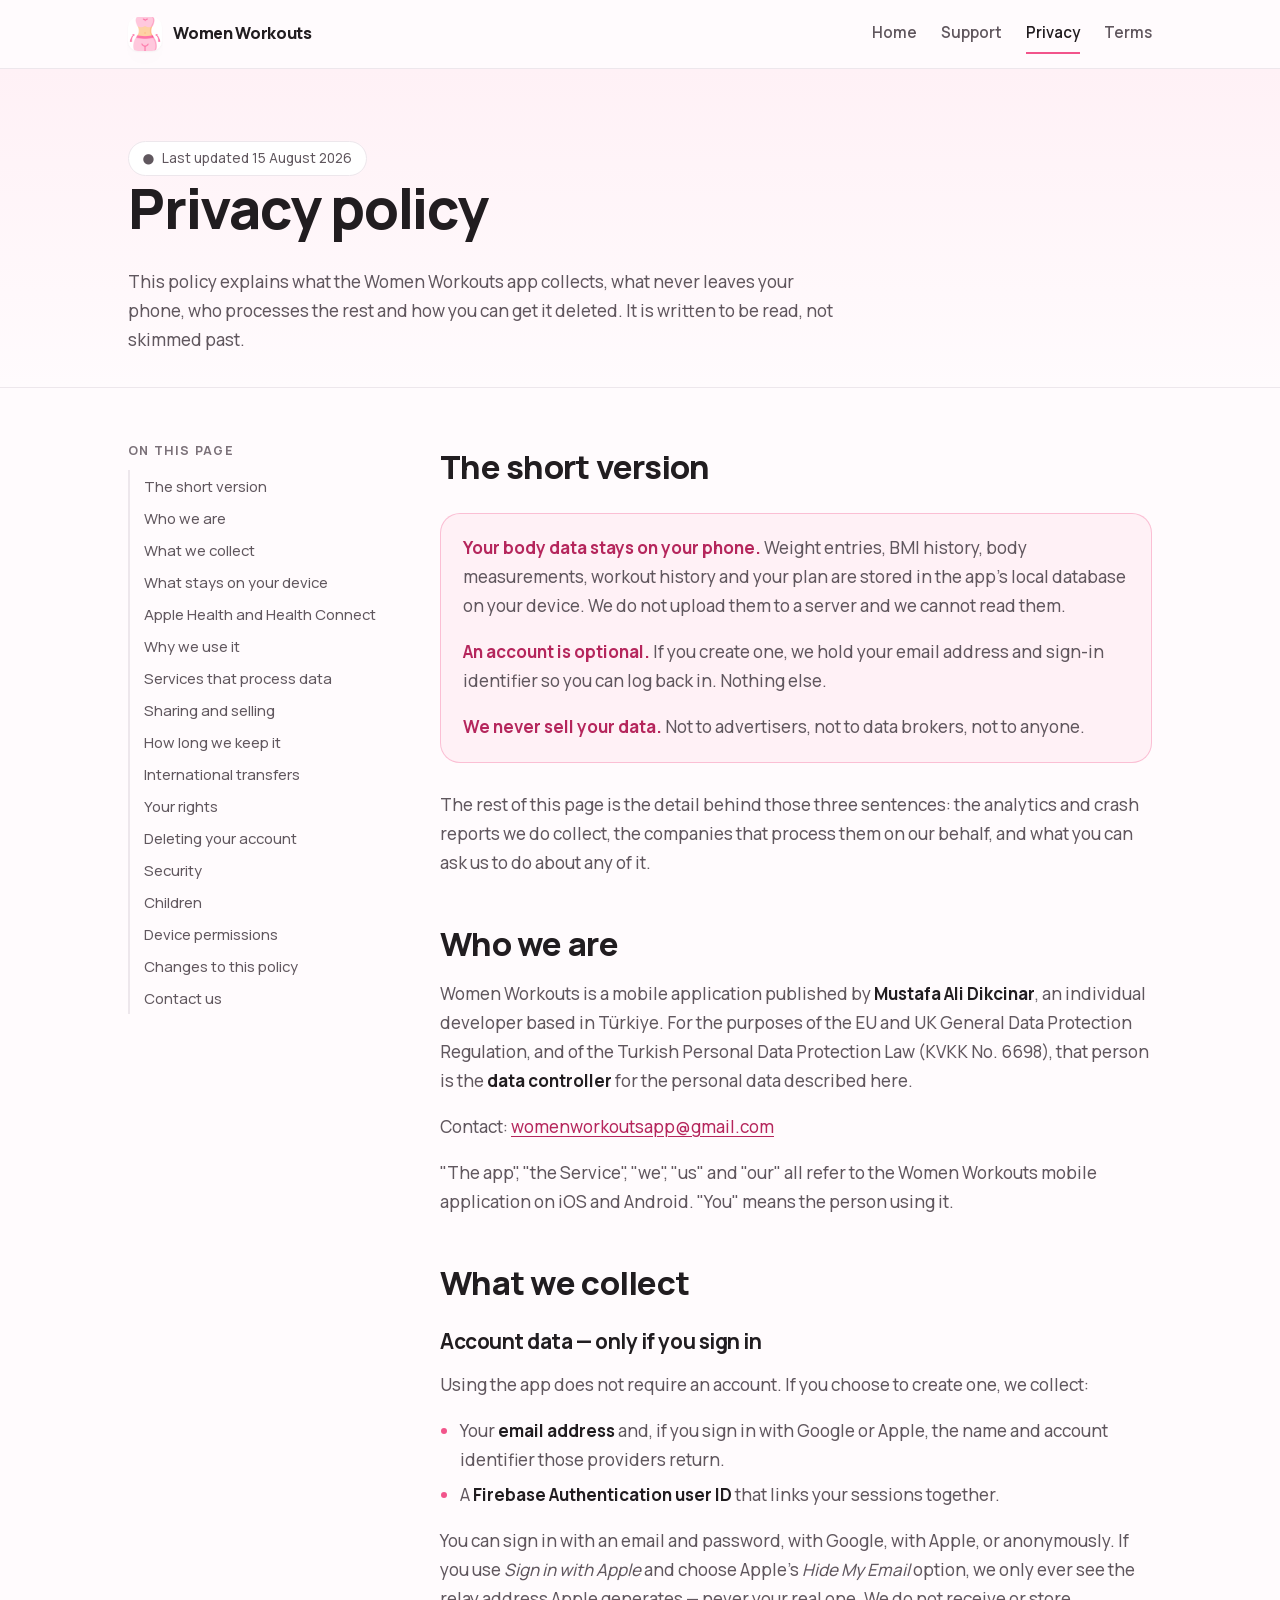
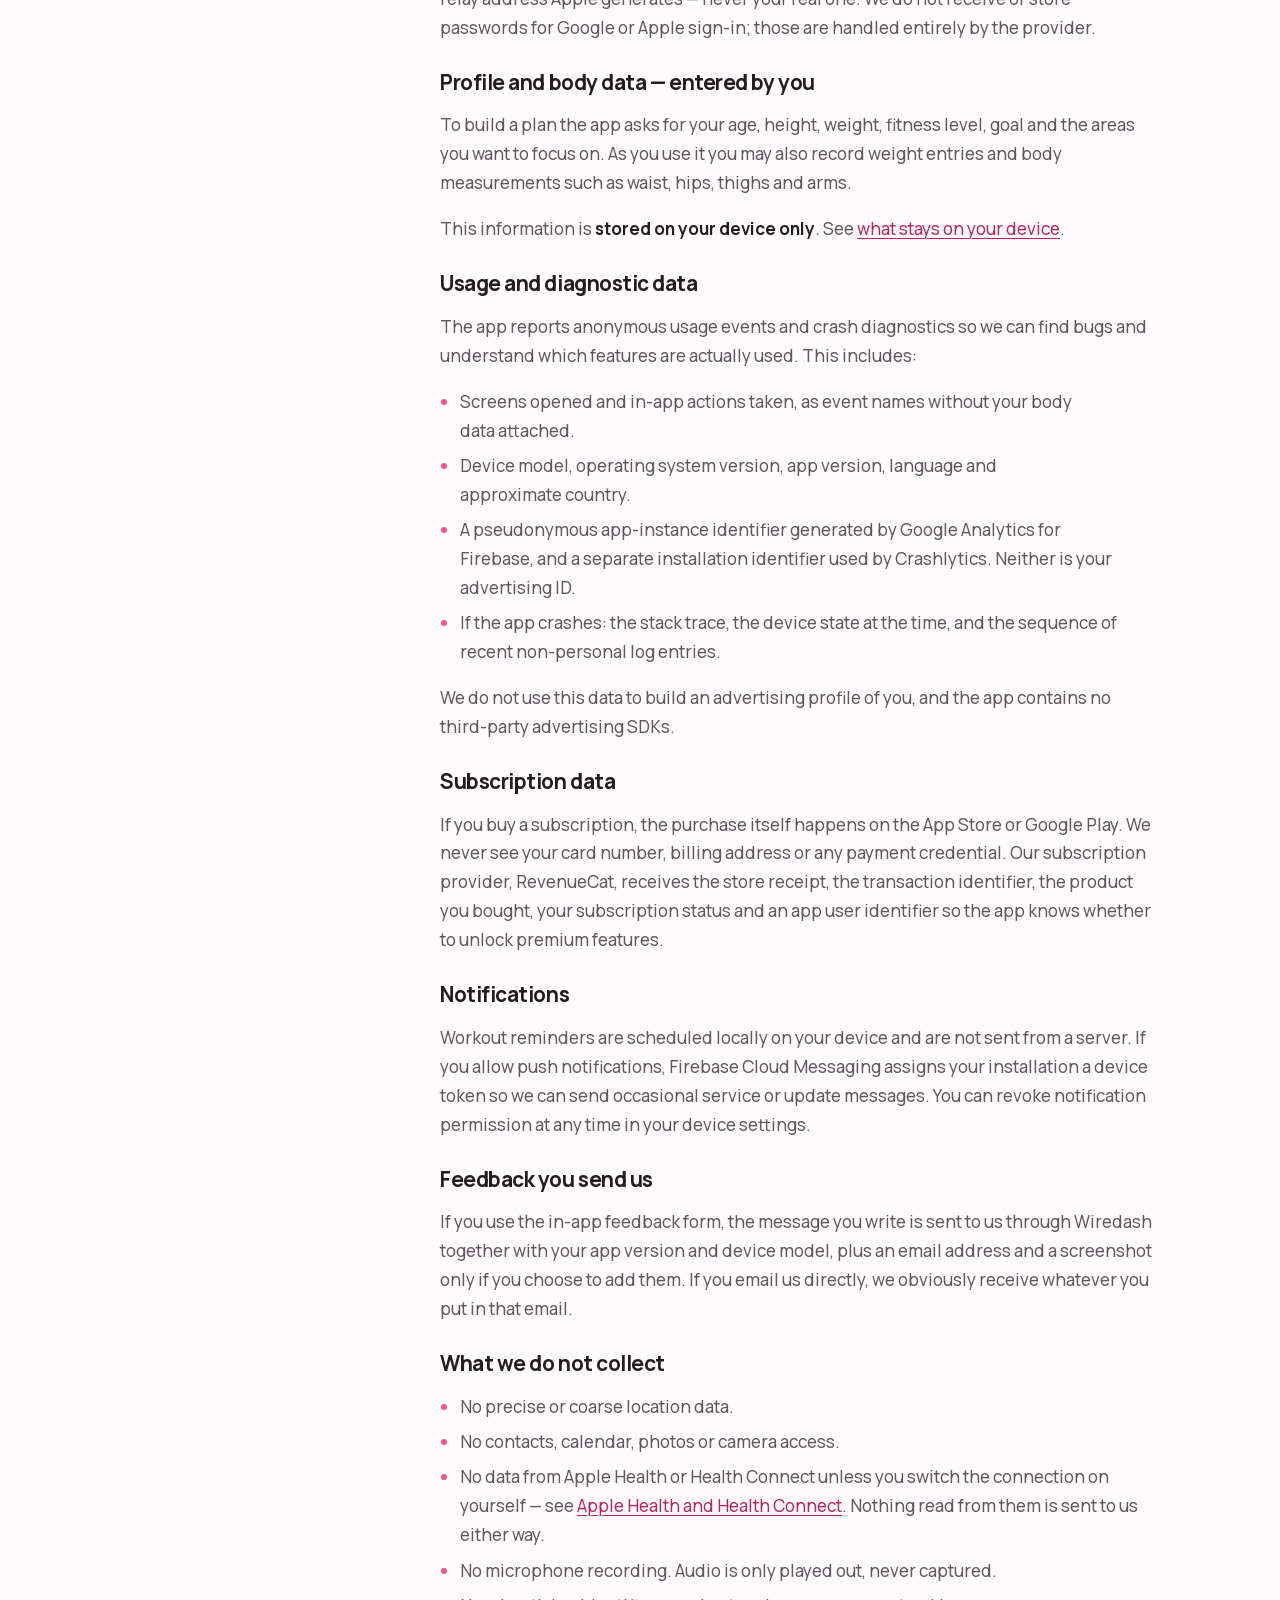
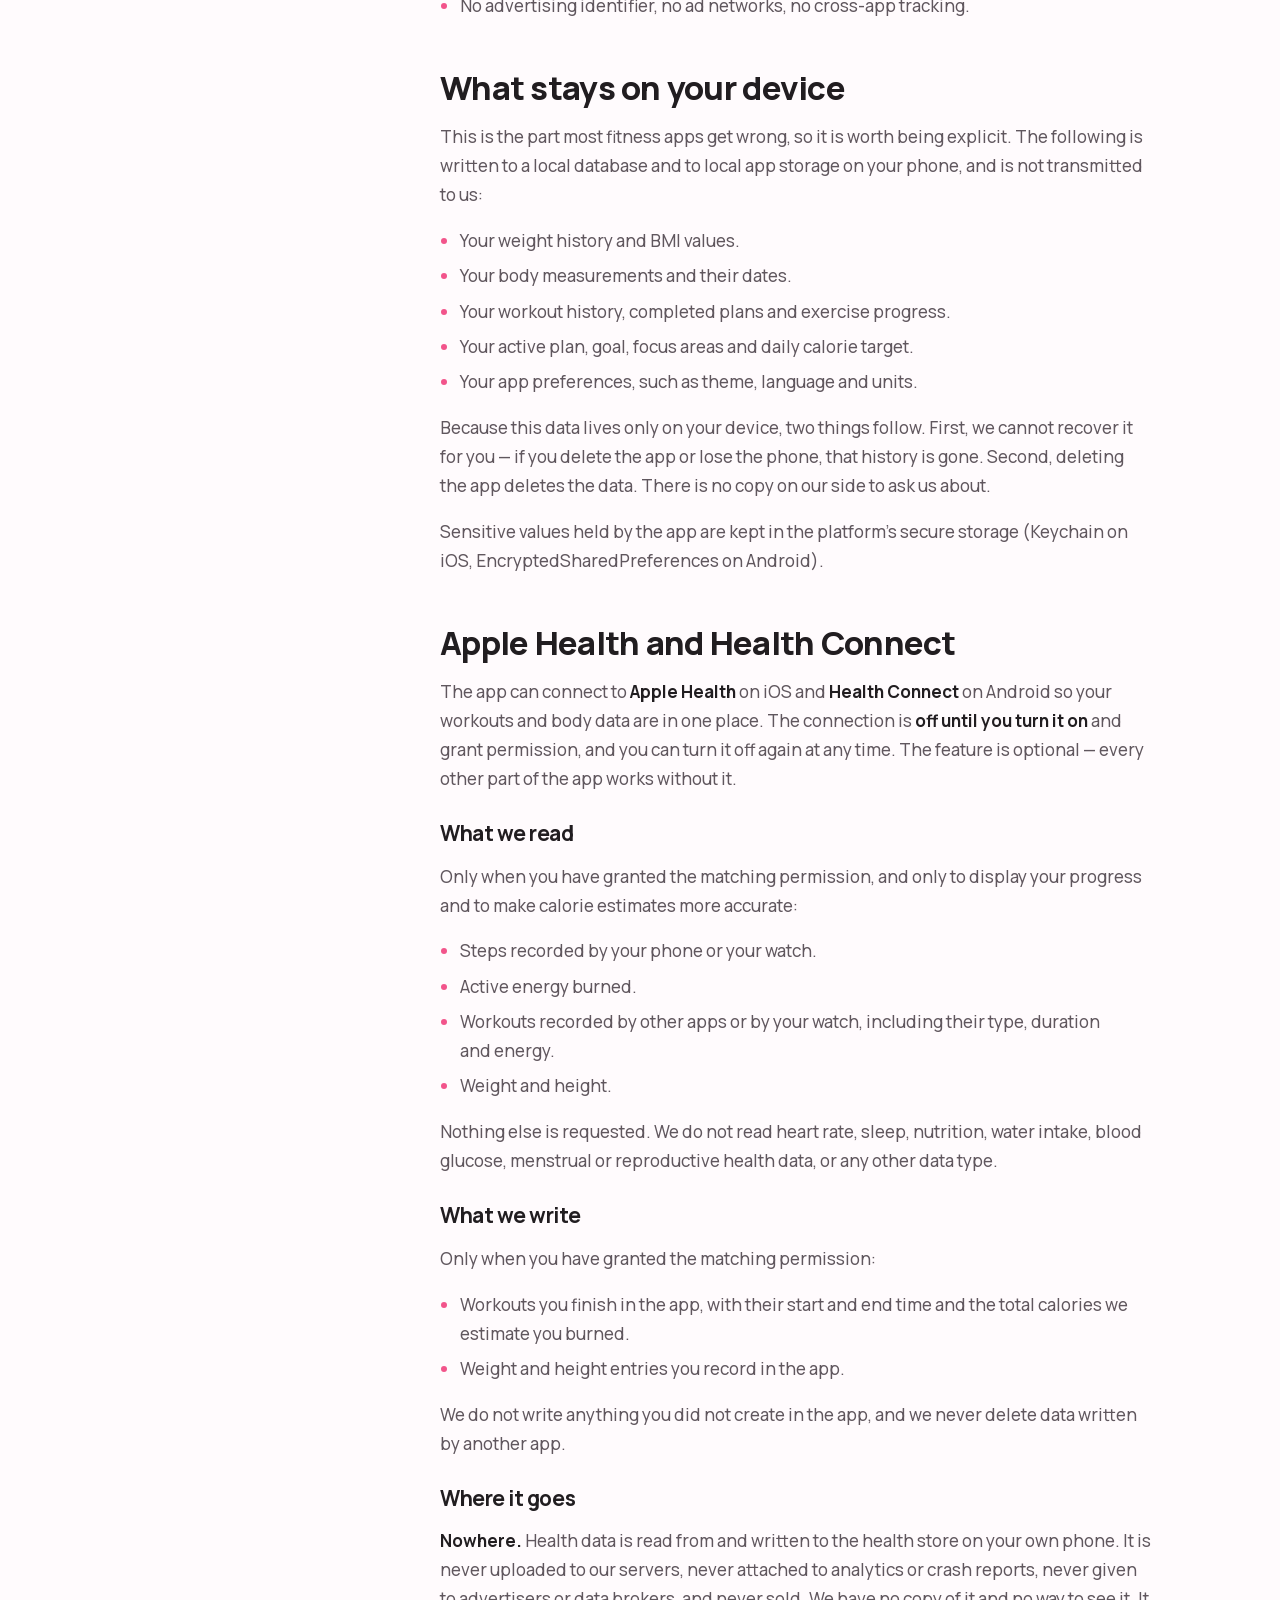
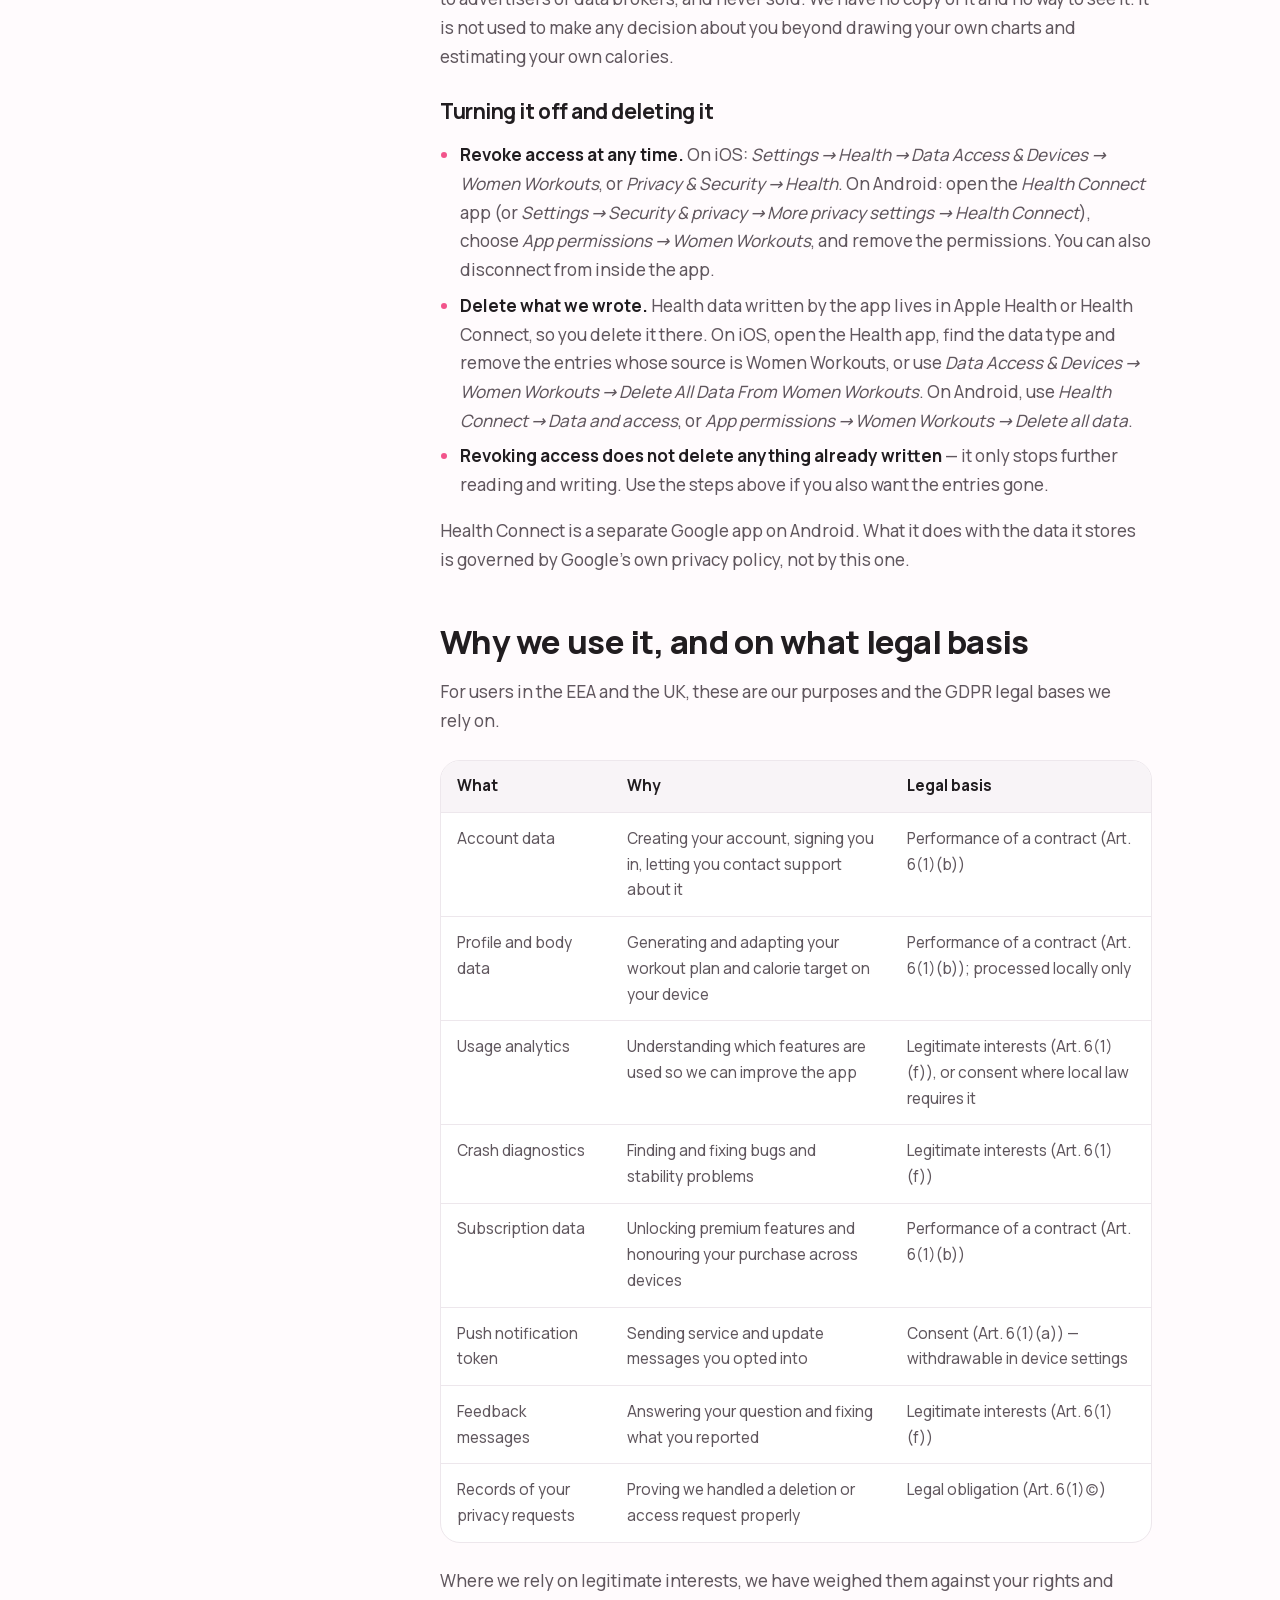
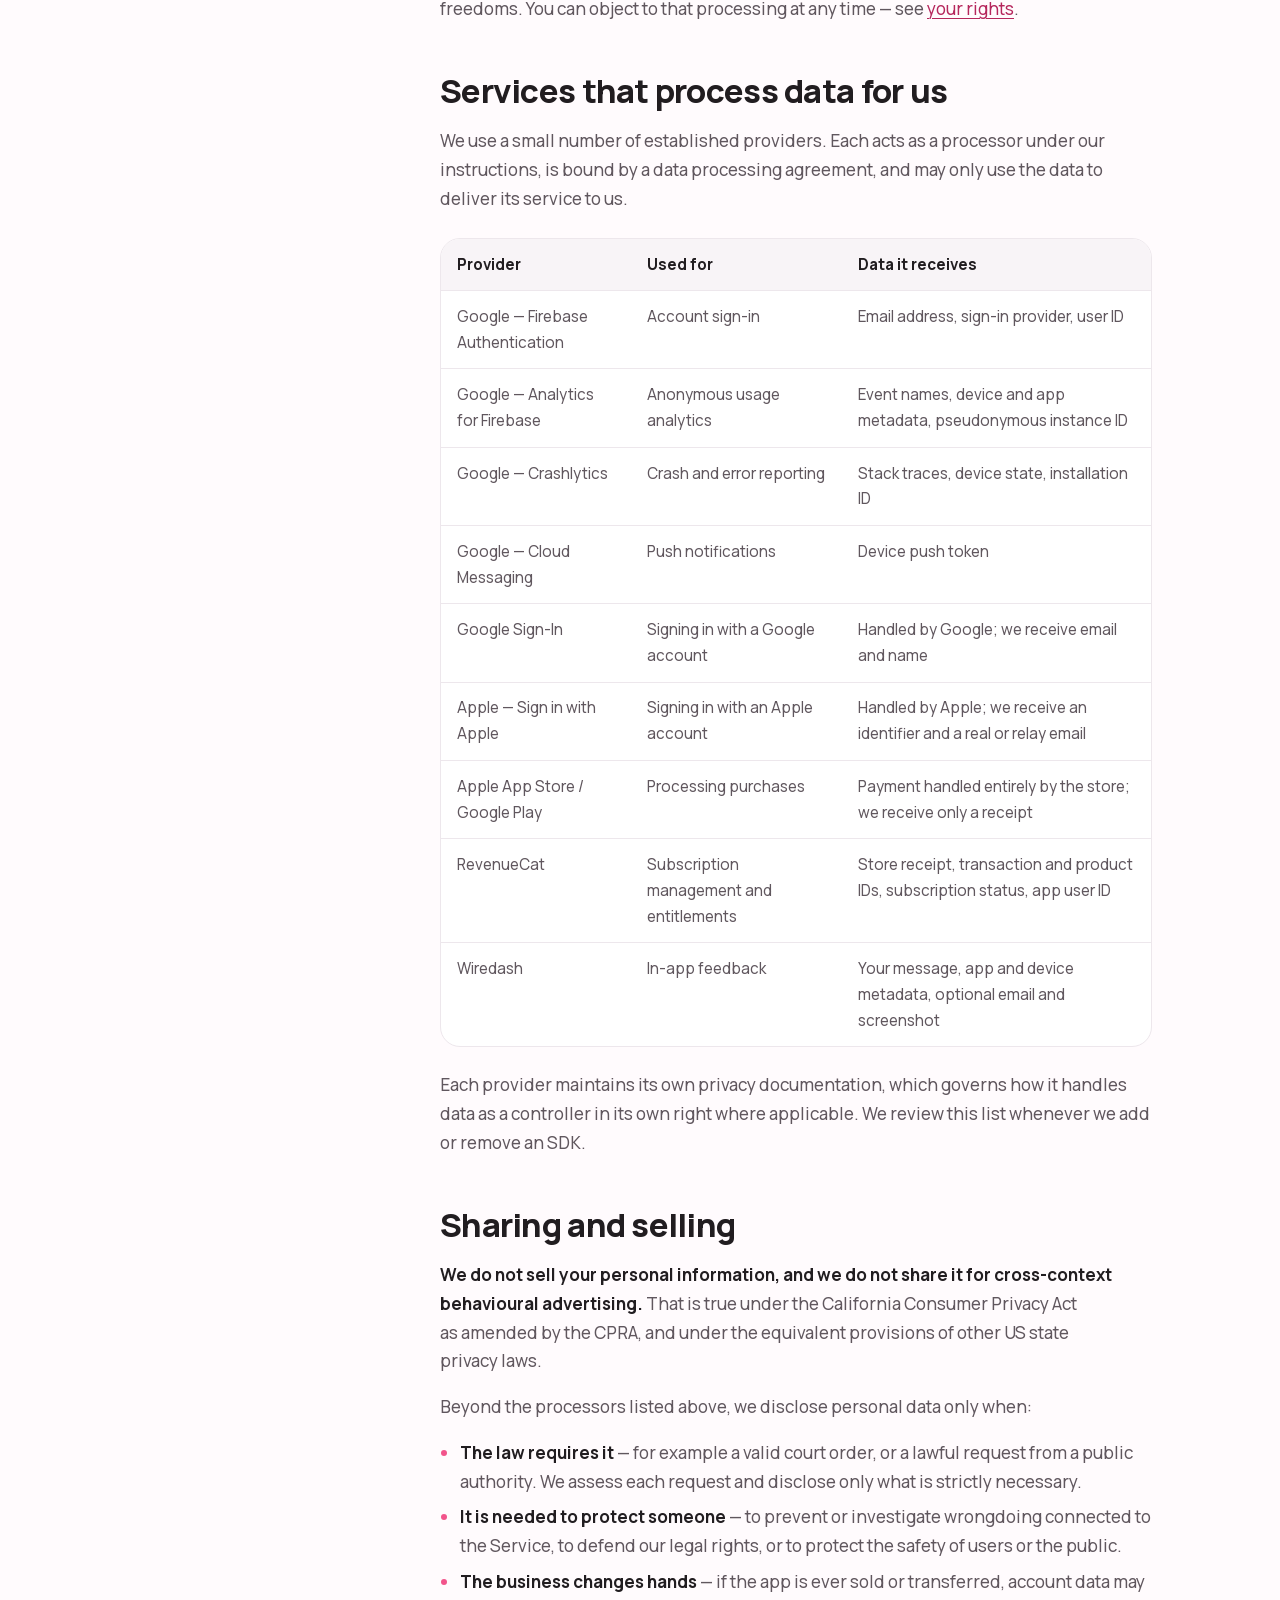
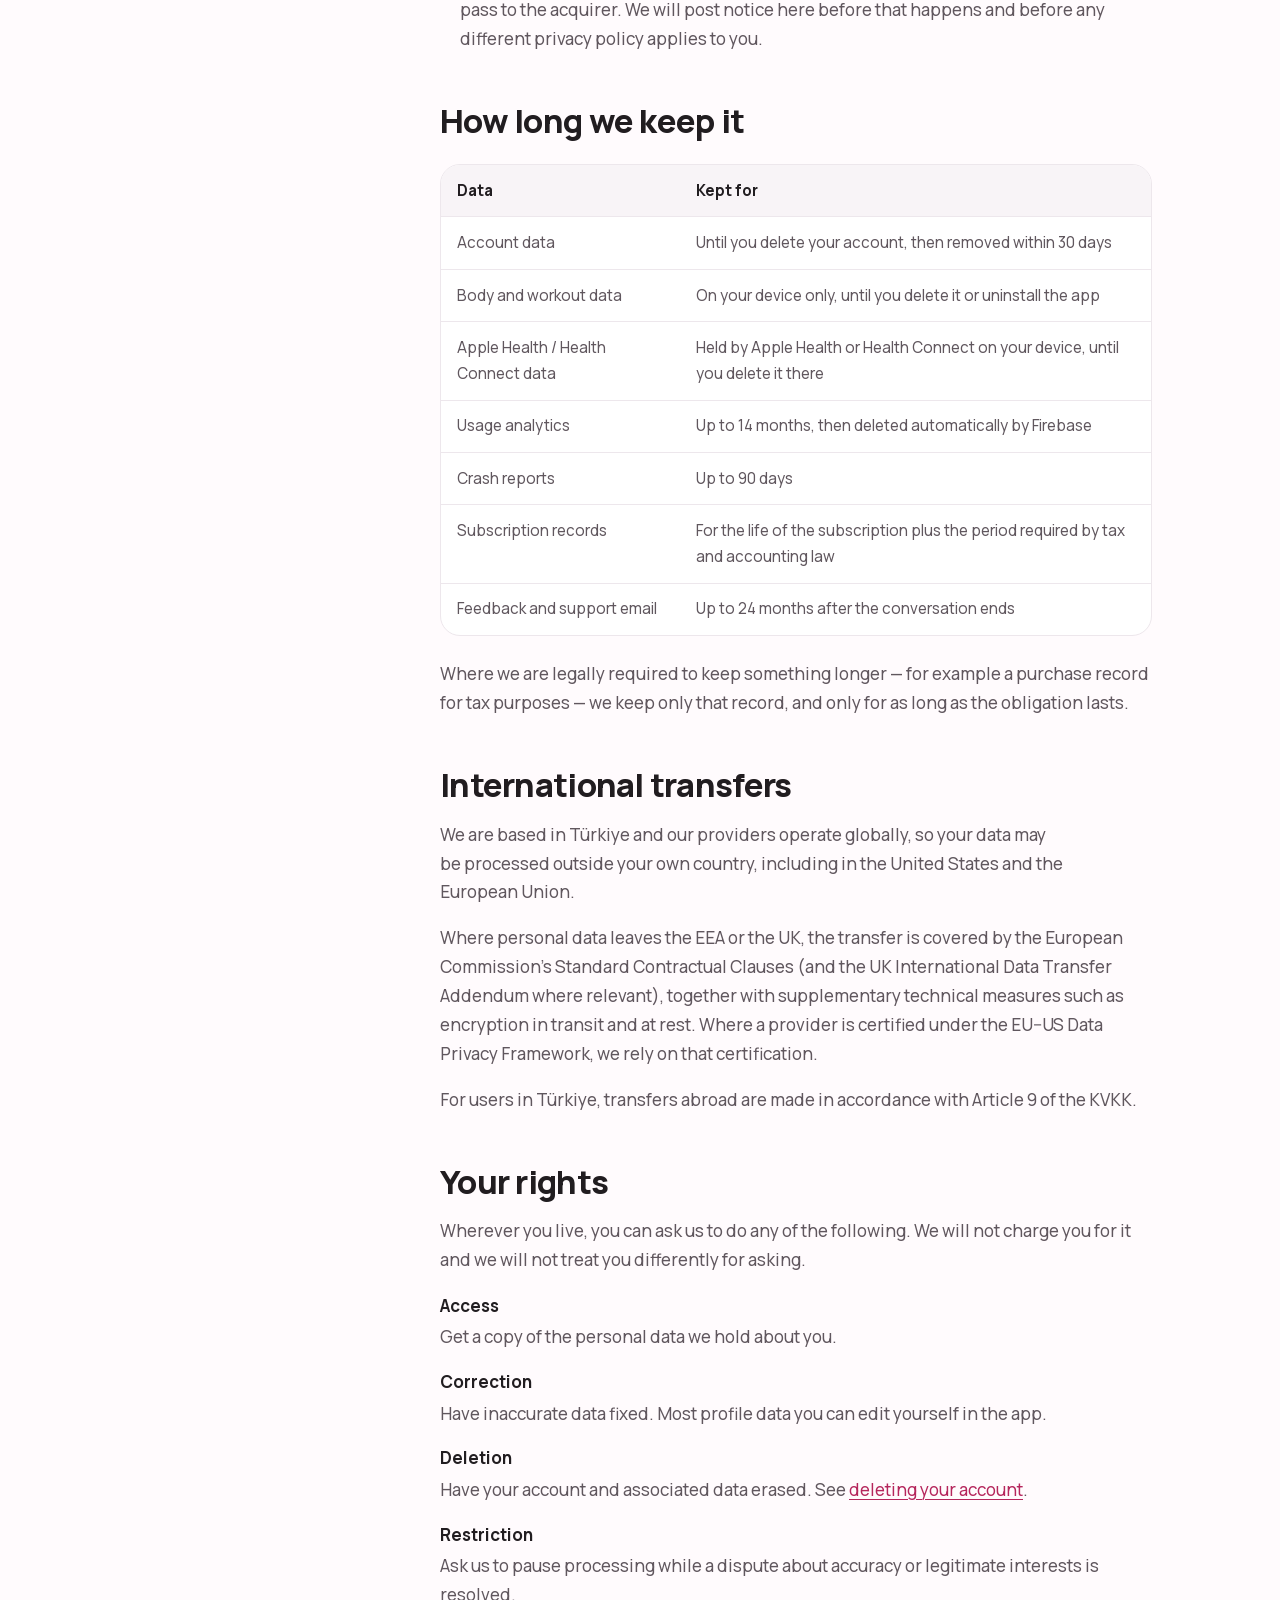
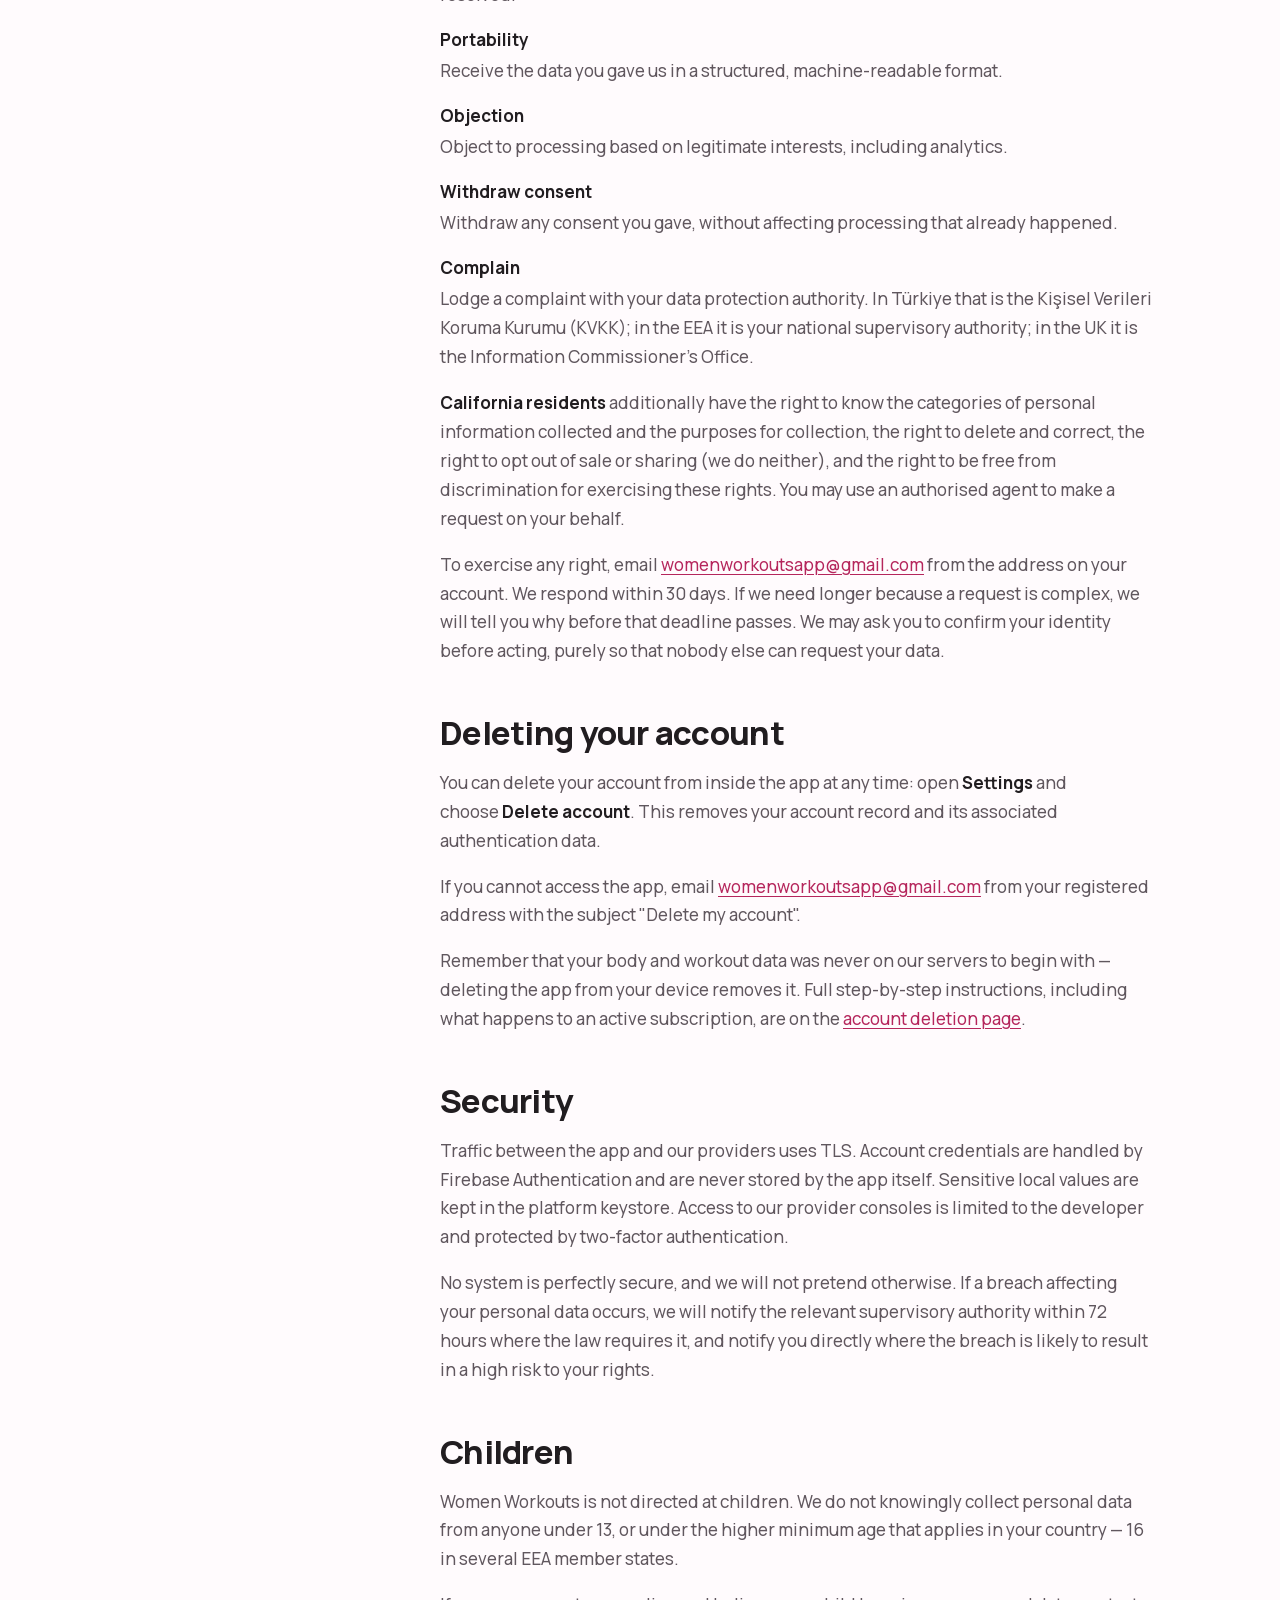
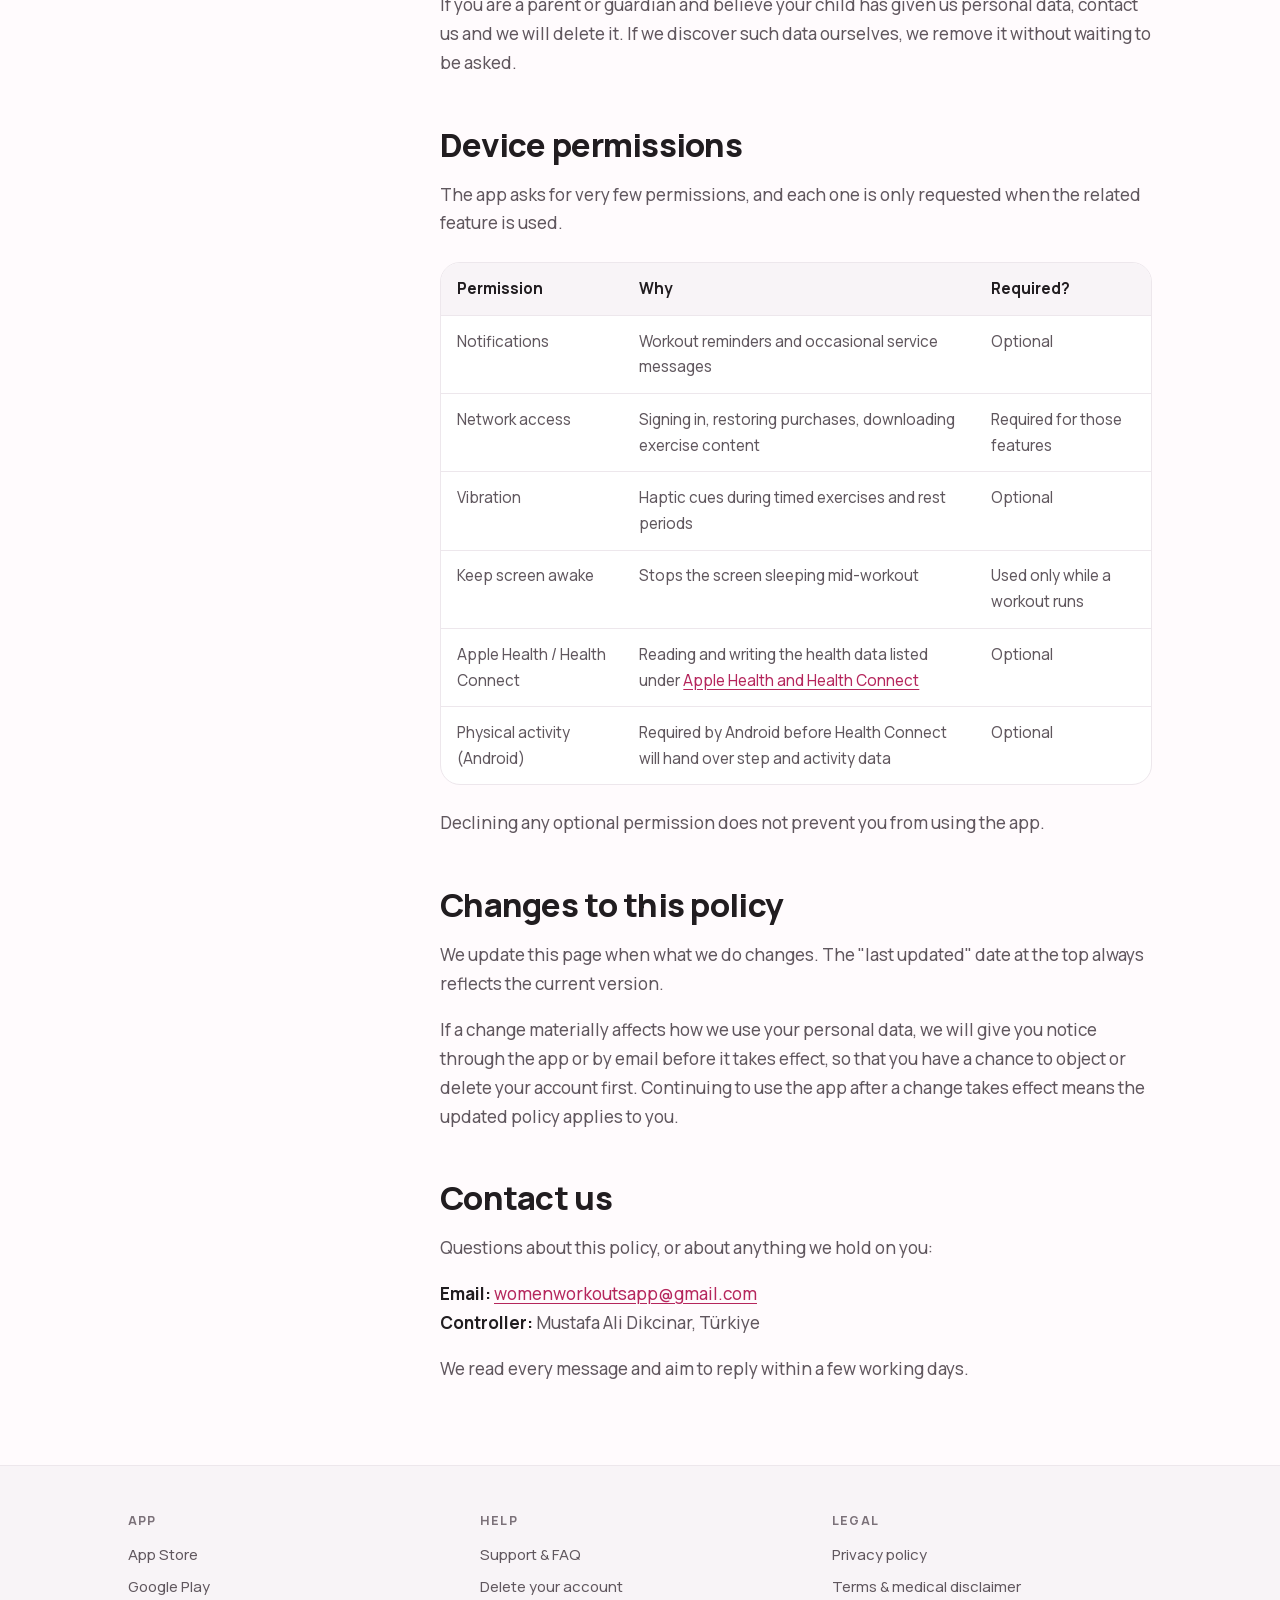
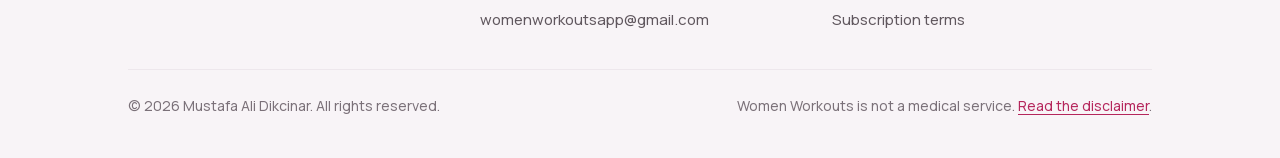
<file: privacy.html>
<!doctype html>
<html lang="en">
<head>
<meta charset="utf-8">
<meta name="viewport" content="width=device-width, initial-scale=1">
<title>Privacy Policy — Women Workouts</title>
<meta name="description" content="How the Women Workouts app collects, uses and protects your data: what stays on your device, which services process it, how long it is kept and how to delete your account.">
<link rel="canonical" href="https://womenworkouts.github.io/privacy.html">
<meta name="theme-color" content="#f2548b" media="(prefers-color-scheme: light)">
<meta name="theme-color" content="#151215" media="(prefers-color-scheme: dark)">
<meta name="robots" content="index, follow, max-snippet:-1">

<meta property="og:type" content="article">
<meta property="og:site_name" content="Women Workouts">
<meta property="og:url" content="https://womenworkouts.github.io/privacy.html">
<meta property="og:title" content="Privacy Policy — Women Workouts">
<meta property="og:description" content="What the Women Workouts app collects, what never leaves your device, and how to exercise your privacy rights.">
<meta property="og:image" content="https://womenworkouts.github.io/assets/img/og-cover.png">
<meta name="twitter:card" content="summary_large_image">
<meta name="twitter:title" content="Privacy Policy — Women Workouts">
<meta name="twitter:description" content="What the Women Workouts app collects, what never leaves your device, and how to exercise your privacy rights.">
<meta name="twitter:image" content="https://womenworkouts.github.io/assets/img/og-cover.png">

<link rel="icon" href="assets/img/icon-32.png" sizes="32x32" type="image/png">
<link rel="apple-touch-icon" href="assets/img/icon-180.png">
<link rel="preload" href="assets/fonts/manrope-latin.woff2" as="font" type="font/woff2" crossorigin>
<link rel="stylesheet" href="assets/css/site.css">

<script type="application/ld+json">
{
  "@context": "https://schema.org",
  "@type": "PrivacyPolicy",
  "@id": "https://womenworkouts.github.io/privacy.html#doc",
  "name": "Women Workouts Privacy Policy",
  "url": "https://womenworkouts.github.io/privacy.html",
  "inLanguage": "en",
  "dateModified": "2026-08-15",
  "description": "How the Women Workouts app collects, uses and protects personal data.",
  "isPartOf": { "@type": "WebSite", "@id": "https://womenworkouts.github.io/#website" },
  "publisher": {
    "@type": "Organization",
    "name": "Women Workouts",
    "email": "womenworkoutsapp@gmail.com",
    "url": "https://womenworkouts.github.io/"
  },
  "about": { "@type": "MobileApplication", "@id": "https://womenworkouts.github.io/#app" },
  "breadcrumb": {
    "@type": "BreadcrumbList",
    "itemListElement": [
      { "@type": "ListItem", "position": 1, "name": "Home", "item": "https://womenworkouts.github.io/" },
      { "@type": "ListItem", "position": 2, "name": "Privacy Policy", "item": "https://womenworkouts.github.io/privacy.html" }
    ]
  }
}
</script>
</head>
<body>
<a class="skip-link" href="#main">Skip to content</a>

<header class="site-header">
  <div class="wrap">
    <a class="brand" href="/">
      <img src="assets/img/icon-192.png" width="34" height="34" alt="" decoding="async">
      Women Workouts
    </a>
    <nav class="site-nav" aria-label="Primary">
      <a href="/">Home</a>
      <a href="support.html">Support</a>
      <a href="privacy.html" aria-current="page">Privacy</a>
      <a href="terms.html">Terms</a>
    </nav>
  </div>
</header>

<main id="main">

<div class="page-hero">
  <div class="wrap">
    <p class="updated"><span aria-hidden="true">●</span> Last updated 15 August 2026</p>
    <h1>Privacy policy</h1>
    <p>This policy explains what the Women Workouts app collects, what never leaves your phone, who processes the rest and how you can get it deleted. It is written to be read, not skimmed past.</p>
  </div>
</div>

<div class="wrap">
<div class="doc has-toc">

  <nav class="toc" aria-labelledby="toc-title">
    <h2 id="toc-title">On this page</h2>
    <ol>
      <li><a href="#summary">The short version</a></li>
      <li><a href="#who-we-are">Who we are</a></li>
      <li><a href="#what-we-collect">What we collect</a></li>
      <li><a href="#on-device">What stays on your device</a></li>
      <li><a href="#health-data">Apple Health and Health Connect</a></li>
      <li><a href="#why">Why we use it</a></li>
      <li><a href="#processors">Services that process data</a></li>
      <li><a href="#sharing">Sharing and selling</a></li>
      <li><a href="#retention">How long we keep it</a></li>
      <li><a href="#transfers">International transfers</a></li>
      <li><a href="#your-rights">Your rights</a></li>
      <li><a href="#delete">Deleting your account</a></li>
      <li><a href="#security">Security</a></li>
      <li><a href="#children">Children</a></li>
      <li><a href="#permissions">Device permissions</a></li>
      <li><a href="#changes">Changes to this policy</a></li>
      <li><a href="#contact">Contact us</a></li>
    </ol>
  </nav>

  <article class="prose">

    <section id="summary">
      <h2>The short version</h2>
      <div class="callout">
        <p><strong>Your body data stays on your phone.</strong> Weight entries, BMI history, body measurements, workout history and your plan are stored in the app's local database on your device. We do not upload them to a server and we cannot read them.</p>
        <p><strong>An account is optional.</strong> If you create one, we hold your email address and sign-in identifier so you can log back in. Nothing else.</p>
        <p><strong>We never sell your data.</strong> Not to advertisers, not to data brokers, not to anyone.</p>
      </div>
      <p>The rest of this page is the detail behind those three sentences: the analytics and crash reports we do collect, the companies that process them on our behalf, and what you can ask us to do about any of it.</p>
    </section>

    <section id="who-we-are">
      <h2>Who we are</h2>
      <p>Women Workouts is a mobile application published by <strong>Mustafa Ali Dikcinar</strong>, an individual developer based in Türkiye. For the purposes of the EU and UK General Data Protection Regulation, and of the Turkish Personal Data Protection Law (KVKK No. 6698), that person is the <strong>data controller</strong> for the personal data described here.</p>
      <p>Contact: <a href="mailto:womenworkoutsapp@gmail.com">womenworkoutsapp@gmail.com</a></p>
      <p>"The app", "the Service", "we", "us" and "our" all refer to the Women Workouts mobile application on iOS and Android. "You" means the person using it.</p>
    </section>

    <section id="what-we-collect">
      <h2>What we collect</h2>

      <h3>Account data — only if you sign in</h3>
      <p>Using the app does not require an account. If you choose to create one, we collect:</p>
      <ul>
        <li>Your <strong>email address</strong> and, if you sign in with Google or Apple, the name and account identifier those providers return.</li>
        <li>A <strong>Firebase Authentication user ID</strong> that links your sessions together.</li>
      </ul>
      <p>You can sign in with an email and password, with Google, with Apple, or anonymously. If you use <em>Sign in with Apple</em> and choose Apple's <em>Hide My Email</em> option, we only ever see the relay address Apple generates — never your real one. We do not receive or store passwords for Google or Apple sign-in; those are handled entirely by the provider.</p>

      <h3>Profile and body data — entered by you</h3>
      <p>To build a plan the app asks for your age, height, weight, fitness level, goal and the areas you want to focus on. As you use it you may also record weight entries and body measurements such as waist, hips, thighs and arms.</p>
      <p>This information is <strong>stored on your device only</strong>. See <a href="#on-device">what stays on your device</a>.</p>

      <h3>Usage and diagnostic data</h3>
      <p>The app reports anonymous usage events and crash diagnostics so we can find bugs and understand which features are actually used. This includes:</p>
      <ul>
        <li>Screens opened and in-app actions taken, as event names without your body data attached.</li>
        <li>Device model, operating system version, app version, language and approximate country.</li>
        <li>A pseudonymous app-instance identifier generated by Google Analytics for Firebase, and a separate installation identifier used by Crashlytics. Neither is your advertising ID.</li>
        <li>If the app crashes: the stack trace, the device state at the time, and the sequence of recent non-personal log entries.</li>
      </ul>
      <p>We do not use this data to build an advertising profile of you, and the app contains no third-party advertising SDKs.</p>

      <h3>Subscription data</h3>
      <p>If you buy a subscription, the purchase itself happens on the App Store or Google Play. We never see your card number, billing address or any payment credential. Our subscription provider, RevenueCat, receives the store receipt, the transaction identifier, the product you bought, your subscription status and an app user identifier so the app knows whether to unlock premium features.</p>

      <h3>Notifications</h3>
      <p>Workout reminders are scheduled locally on your device and are not sent from a server. If you allow push notifications, Firebase Cloud Messaging assigns your installation a device token so we can send occasional service or update messages. You can revoke notification permission at any time in your device settings.</p>

      <h3>Feedback you send us</h3>
      <p>If you use the in-app feedback form, the message you write is sent to us through Wiredash together with your app version and device model, plus an email address and a screenshot only if you choose to add them. If you email us directly, we obviously receive whatever you put in that email.</p>

      <h3>What we do not collect</h3>
      <ul>
        <li>No precise or coarse location data.</li>
        <li>No contacts, calendar, photos or camera access.</li>
        <li>No data from Apple Health or Health Connect unless you switch the connection on yourself — see <a href="#health-data">Apple Health and Health Connect</a>. Nothing read from them is sent to us either way.</li>
        <li>No microphone recording. Audio is only played out, never captured.</li>
        <li>No advertising identifier, no ad networks, no cross-app tracking.</li>
      </ul>
    </section>

    <section id="on-device">
      <h2>What stays on your device</h2>
      <p>This is the part most fitness apps get wrong, so it is worth being explicit. The following is written to a local database and to local app storage on your phone, and is not transmitted to us:</p>
      <ul>
        <li>Your weight history and BMI values.</li>
        <li>Your body measurements and their dates.</li>
        <li>Your workout history, completed plans and exercise progress.</li>
        <li>Your active plan, goal, focus areas and daily calorie target.</li>
        <li>Your app preferences, such as theme, language and units.</li>
      </ul>
      <p>Because this data lives only on your device, two things follow. First, we cannot recover it for you — if you delete the app or lose the phone, that history is gone. Second, deleting the app deletes the data. There is no copy on our side to ask us about.</p>
      <p>Sensitive values held by the app are kept in the platform's secure storage (Keychain on iOS, EncryptedSharedPreferences on Android).</p>
    </section>

    <section id="health-data">
      <h2>Apple Health and Health Connect</h2>
      <p>The app can connect to <strong>Apple Health</strong> on iOS and <strong>Health Connect</strong> on Android so your workouts and body data are in one place. The connection is <strong>off until you turn it on</strong> and grant permission, and you can turn it off again at any time. The feature is optional — every other part of the app works without it.</p>

      <h3>What we read</h3>
      <p>Only when you have granted the matching permission, and only to display your progress and to make calorie estimates more accurate:</p>
      <ul>
        <li>Steps recorded by your phone or your watch.</li>
        <li>Active energy burned.</li>
        <li>Workouts recorded by other apps or by your watch, including their type, duration and energy.</li>
        <li>Weight and height.</li>
      </ul>
      <p>Nothing else is requested. We do not read heart rate, sleep, nutrition, water intake, blood glucose, menstrual or reproductive health data, or any other data type.</p>

      <h3>What we write</h3>
      <p>Only when you have granted the matching permission:</p>
      <ul>
        <li>Workouts you finish in the app, with their start and end time and the total calories we estimate you burned.</li>
        <li>Weight and height entries you record in the app.</li>
      </ul>
      <p>We do not write anything you did not create in the app, and we never delete data written by another app.</p>

      <h3>Where it goes</h3>
      <p><strong>Nowhere.</strong> Health data is read from and written to the health store on your own phone. It is never uploaded to our servers, never attached to analytics or crash reports, never given to advertisers or data brokers, and never sold. We have no copy of it and no way to see it. It is not used to make any decision about you beyond drawing your own charts and estimating your own calories.</p>

      <h3>Turning it off and deleting it</h3>
      <ul>
        <li><strong>Revoke access at any time.</strong> On iOS: <em>Settings → Health → Data Access &amp; Devices → Women Workouts</em>, or <em>Privacy &amp; Security → Health</em>. On Android: open the <em>Health Connect</em> app (or <em>Settings → Security &amp; privacy → More privacy settings → Health Connect</em>), choose <em>App permissions → Women Workouts</em>, and remove the permissions. You can also disconnect from inside the app.</li>
        <li><strong>Delete what we wrote.</strong> Health data written by the app lives in Apple Health or Health Connect, so you delete it there. On iOS, open the Health app, find the data type and remove the entries whose source is Women Workouts, or use <em>Data Access &amp; Devices → Women Workouts → Delete All Data From Women Workouts</em>. On Android, use <em>Health Connect → Data and access</em>, or <em>App permissions → Women Workouts → Delete all data</em>.</li>
        <li><strong>Revoking access does not delete anything already written</strong> — it only stops further reading and writing. Use the steps above if you also want the entries gone.</li>
      </ul>
      <p>Health Connect is a separate Google app on Android. What it does with the data it stores is governed by Google's own privacy policy, not by this one.</p>
    </section>

    <section id="why">
      <h2>Why we use it, and on what legal basis</h2>
      <p>For users in the EEA and the UK, these are our purposes and the GDPR legal bases we rely on.</p>
      <div class="table-scroll">
        <table>
          <thead>
            <tr><th scope="col">What</th><th scope="col">Why</th><th scope="col">Legal basis</th></tr>
          </thead>
          <tbody>
            <tr><td>Account data</td><td>Creating your account, signing you in, letting you contact support about it</td><td>Performance of a contract (Art. 6(1)(b))</td></tr>
            <tr><td>Profile and body data</td><td>Generating and adapting your workout plan and calorie target on your device</td><td>Performance of a contract (Art. 6(1)(b)); processed locally only</td></tr>
            <tr><td>Usage analytics</td><td>Understanding which features are used so we can improve the app</td><td>Legitimate interests (Art. 6(1)(f)), or consent where local law requires it</td></tr>
            <tr><td>Crash diagnostics</td><td>Finding and fixing bugs and stability problems</td><td>Legitimate interests (Art. 6(1)(f))</td></tr>
            <tr><td>Subscription data</td><td>Unlocking premium features and honouring your purchase across devices</td><td>Performance of a contract (Art. 6(1)(b))</td></tr>
            <tr><td>Push notification token</td><td>Sending service and update messages you opted into</td><td>Consent (Art. 6(1)(a)) — withdrawable in device settings</td></tr>
            <tr><td>Feedback messages</td><td>Answering your question and fixing what you reported</td><td>Legitimate interests (Art. 6(1)(f))</td></tr>
            <tr><td>Records of your privacy requests</td><td>Proving we handled a deletion or access request properly</td><td>Legal obligation (Art. 6(1)(c))</td></tr>
          </tbody>
        </table>
      </div>
      <p>Where we rely on legitimate interests, we have weighed them against your rights and freedoms. You can object to that processing at any time — see <a href="#your-rights">your rights</a>.</p>
    </section>

    <section id="processors">
      <h2>Services that process data for us</h2>
      <p>We use a small number of established providers. Each acts as a processor under our instructions, is bound by a data processing agreement, and may only use the data to deliver its service to us.</p>
      <div class="table-scroll">
        <table>
          <thead>
            <tr><th scope="col">Provider</th><th scope="col">Used for</th><th scope="col">Data it receives</th></tr>
          </thead>
          <tbody>
            <tr><td>Google — Firebase Authentication</td><td>Account sign-in</td><td>Email address, sign-in provider, user ID</td></tr>
            <tr><td>Google — Analytics for Firebase</td><td>Anonymous usage analytics</td><td>Event names, device and app metadata, pseudonymous instance ID</td></tr>
            <tr><td>Google — Crashlytics</td><td>Crash and error reporting</td><td>Stack traces, device state, installation ID</td></tr>
            <tr><td>Google — Cloud Messaging</td><td>Push notifications</td><td>Device push token</td></tr>
            <tr><td>Google Sign-In</td><td>Signing in with a Google account</td><td>Handled by Google; we receive email and name</td></tr>
            <tr><td>Apple — Sign in with Apple</td><td>Signing in with an Apple account</td><td>Handled by Apple; we receive an identifier and a real or relay email</td></tr>
            <tr><td>Apple App Store / Google Play</td><td>Processing purchases</td><td>Payment handled entirely by the store; we receive only a receipt</td></tr>
            <tr><td>RevenueCat</td><td>Subscription management and entitlements</td><td>Store receipt, transaction and product IDs, subscription status, app user ID</td></tr>
            <tr><td>Wiredash</td><td>In-app feedback</td><td>Your message, app and device metadata, optional email and screenshot</td></tr>
          </tbody>
        </table>
      </div>
      <p>Each provider maintains its own privacy documentation, which governs how it handles data as a controller in its own right where applicable. We review this list whenever we add or remove an SDK.</p>
    </section>

    <section id="sharing">
      <h2>Sharing and selling</h2>
      <p><strong>We do not sell your personal information, and we do not share it for cross-context behavioural advertising.</strong> That is true under the California Consumer Privacy Act as amended by the CPRA, and under the equivalent provisions of other US state privacy laws.</p>
      <p>Beyond the processors listed above, we disclose personal data only when:</p>
      <ul>
        <li><strong>The law requires it</strong> — for example a valid court order, or a lawful request from a public authority. We assess each request and disclose only what is strictly necessary.</li>
        <li><strong>It is needed to protect someone</strong> — to prevent or investigate wrongdoing connected to the Service, to defend our legal rights, or to protect the safety of users or the public.</li>
        <li><strong>The business changes hands</strong> — if the app is ever sold or transferred, account data may pass to the acquirer. We will post notice here before that happens and before any different privacy policy applies to you.</li>
      </ul>
    </section>

    <section id="retention">
      <h2>How long we keep it</h2>
      <div class="table-scroll">
        <table>
          <thead>
            <tr><th scope="col">Data</th><th scope="col">Kept for</th></tr>
          </thead>
          <tbody>
            <tr><td>Account data</td><td>Until you delete your account, then removed within 30 days</td></tr>
            <tr><td>Body and workout data</td><td>On your device only, until you delete it or uninstall the app</td></tr>
            <tr><td>Apple Health / Health Connect data</td><td>Held by Apple Health or Health Connect on your device, until you delete it there</td></tr>
            <tr><td>Usage analytics</td><td>Up to 14 months, then deleted automatically by Firebase</td></tr>
            <tr><td>Crash reports</td><td>Up to 90 days</td></tr>
            <tr><td>Subscription records</td><td>For the life of the subscription plus the period required by tax and accounting law</td></tr>
            <tr><td>Feedback and support email</td><td>Up to 24 months after the conversation ends</td></tr>
          </tbody>
        </table>
      </div>
      <p>Where we are legally required to keep something longer — for example a purchase record for tax purposes — we keep only that record, and only for as long as the obligation lasts.</p>
    </section>

    <section id="transfers">
      <h2>International transfers</h2>
      <p>We are based in Türkiye and our providers operate globally, so your data may be processed outside your own country, including in the United States and the European Union.</p>
      <p>Where personal data leaves the EEA or the UK, the transfer is covered by the European Commission's Standard Contractual Clauses (and the UK International Data Transfer Addendum where relevant), together with supplementary technical measures such as encryption in transit and at rest. Where a provider is certified under the EU–US Data Privacy Framework, we rely on that certification.</p>
      <p>For users in Türkiye, transfers abroad are made in accordance with Article 9 of the KVKK.</p>
    </section>

    <section id="your-rights">
      <h2>Your rights</h2>
      <p>Wherever you live, you can ask us to do any of the following. We will not charge you for it and we will not treat you differently for asking.</p>
      <dl>
        <dt>Access</dt><dd>Get a copy of the personal data we hold about you.</dd>
        <dt>Correction</dt><dd>Have inaccurate data fixed. Most profile data you can edit yourself in the app.</dd>
        <dt>Deletion</dt><dd>Have your account and associated data erased. See <a href="#delete">deleting your account</a>.</dd>
        <dt>Restriction</dt><dd>Ask us to pause processing while a dispute about accuracy or legitimate interests is resolved.</dd>
        <dt>Portability</dt><dd>Receive the data you gave us in a structured, machine-readable format.</dd>
        <dt>Objection</dt><dd>Object to processing based on legitimate interests, including analytics.</dd>
        <dt>Withdraw consent</dt><dd>Withdraw any consent you gave, without affecting processing that already happened.</dd>
        <dt>Complain</dt><dd>Lodge a complaint with your data protection authority. In Türkiye that is the <span lang="tr">Kişisel Verileri Koruma Kurumu</span> (KVKK); in the EEA it is your national supervisory authority; in the UK it is the Information Commissioner's Office.</dd>
      </dl>
      <p><strong>California residents</strong> additionally have the right to know the categories of personal information collected and the purposes for collection, the right to delete and correct, the right to opt out of sale or sharing (we do neither), and the right to be free from discrimination for exercising these rights. You may use an authorised agent to make a request on your behalf.</p>
      <p>To exercise any right, email <a href="mailto:womenworkoutsapp@gmail.com">womenworkoutsapp@gmail.com</a> from the address on your account. We respond within 30 days. If we need longer because a request is complex, we will tell you why before that deadline passes. We may ask you to confirm your identity before acting, purely so that nobody else can request your data.</p>
    </section>

    <section id="delete">
      <h2>Deleting your account</h2>
      <p>You can delete your account from inside the app at any time: open <strong>Settings</strong> and choose <strong>Delete account</strong>. This removes your account record and its associated authentication data.</p>
      <p>If you cannot access the app, email <a href="mailto:womenworkoutsapp@gmail.com">womenworkoutsapp@gmail.com</a> from your registered address with the subject "Delete my account".</p>
      <p>Remember that your body and workout data was never on our servers to begin with — deleting the app from your device removes it. Full step-by-step instructions, including what happens to an active subscription, are on the <a href="delete-account.html">account deletion page</a>.</p>
    </section>

    <section id="security">
      <h2>Security</h2>
      <p>Traffic between the app and our providers uses TLS. Account credentials are handled by Firebase Authentication and are never stored by the app itself. Sensitive local values are kept in the platform keystore. Access to our provider consoles is limited to the developer and protected by two-factor authentication.</p>
      <p>No system is perfectly secure, and we will not pretend otherwise. If a breach affecting your personal data occurs, we will notify the relevant supervisory authority within 72 hours where the law requires it, and notify you directly where the breach is likely to result in a high risk to your rights.</p>
    </section>

    <section id="children">
      <h2>Children</h2>
      <p>Women Workouts is not directed at children. We do not knowingly collect personal data from anyone under 13, or under the higher minimum age that applies in your country — 16 in several EEA member states.</p>
      <p>If you are a parent or guardian and believe your child has given us personal data, contact us and we will delete it. If we discover such data ourselves, we remove it without waiting to be asked.</p>
    </section>

    <section id="permissions">
      <h2>Device permissions</h2>
      <p>The app asks for very few permissions, and each one is only requested when the related feature is used.</p>
      <div class="table-scroll">
        <table>
          <thead><tr><th scope="col">Permission</th><th scope="col">Why</th><th scope="col">Required?</th></tr></thead>
          <tbody>
            <tr><td>Notifications</td><td>Workout reminders and occasional service messages</td><td>Optional</td></tr>
            <tr><td>Network access</td><td>Signing in, restoring purchases, downloading exercise content</td><td>Required for those features</td></tr>
            <tr><td>Vibration</td><td>Haptic cues during timed exercises and rest periods</td><td>Optional</td></tr>
            <tr><td>Keep screen awake</td><td>Stops the screen sleeping mid-workout</td><td>Used only while a workout runs</td></tr>
            <tr><td>Apple Health / Health Connect</td><td>Reading and writing the health data listed under <a href="#health-data">Apple Health and Health Connect</a></td><td>Optional</td></tr>
            <tr><td>Physical activity (Android)</td><td>Required by Android before Health Connect will hand over step and activity data</td><td>Optional</td></tr>
          </tbody>
        </table>
      </div>
      <p>Declining any optional permission does not prevent you from using the app.</p>
    </section>

    <section id="changes">
      <h2>Changes to this policy</h2>
      <p>We update this page when what we do changes. The "last updated" date at the top always reflects the current version.</p>
      <p>If a change materially affects how we use your personal data, we will give you notice through the app or by email before it takes effect, so that you have a chance to object or delete your account first. Continuing to use the app after a change takes effect means the updated policy applies to you.</p>
    </section>

    <section id="contact">
      <h2>Contact us</h2>
      <p>Questions about this policy, or about anything we hold on you:</p>
      <p><strong>Email:</strong> <a href="mailto:womenworkoutsapp@gmail.com">womenworkoutsapp@gmail.com</a><br>
      <strong>Controller:</strong> Mustafa Ali Dikcinar, Türkiye</p>
      <p>We read every message and aim to reply within a few working days.</p>
    </section>

  </article>
</div>
</div>
</main>

<footer class="site-footer">
  <div class="wrap">
    <div class="footer-grid">
      <div>
        <h2>App</h2>
        <ul>
          <li><a href="https://apps.apple.com/app/id1599554806" rel="noopener">App Store</a></li>
          <li><a href="https://play.google.com/store/apps/details?id=com.betterlifewithapps.womenworkouts" rel="noopener">Google Play</a></li>
        </ul>
      </div>
      <div>
        <h2>Help</h2>
        <ul>
          <li><a href="support.html">Support &amp; FAQ</a></li>
          <li><a href="delete-account.html">Delete your account</a></li>
          <li><a href="mailto:womenworkoutsapp@gmail.com">womenworkoutsapp@gmail.com</a></li>
        </ul>
      </div>
      <div>
        <h2>Legal</h2>
        <ul>
          <li><a href="privacy.html">Privacy policy</a></li>
          <li><a href="terms.html">Terms &amp; medical disclaimer</a></li>
          <li><a href="terms.html#subscriptions">Subscription terms</a></li>
        </ul>
      </div>
    </div>
    <div class="footer-bottom">
      <p>&copy; 2026 Mustafa Ali Dikcinar. All rights reserved.</p>
      <p>Women Workouts is not a medical service. <a href="terms.html#medical-disclaimer">Read the disclaimer</a>.</p>
    </div>
  </div>
</footer>
</body>
</html>
</file>
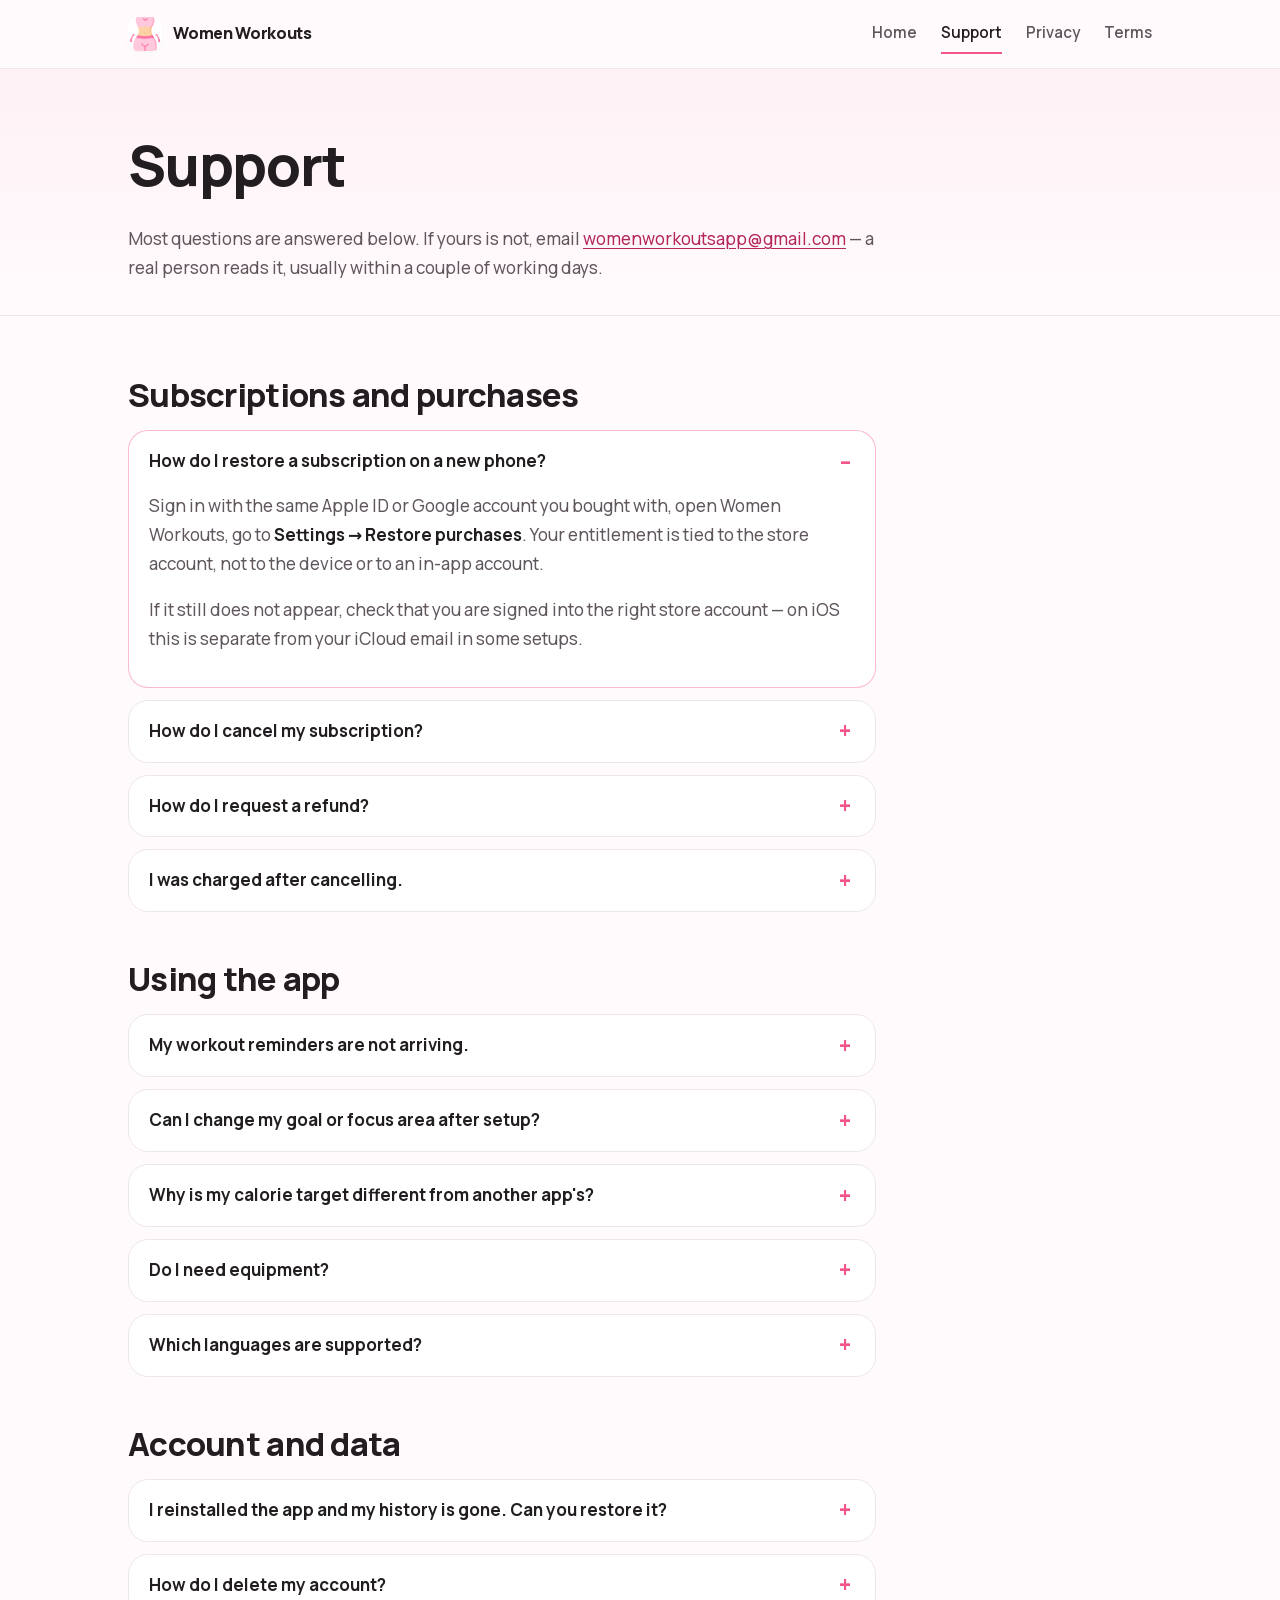
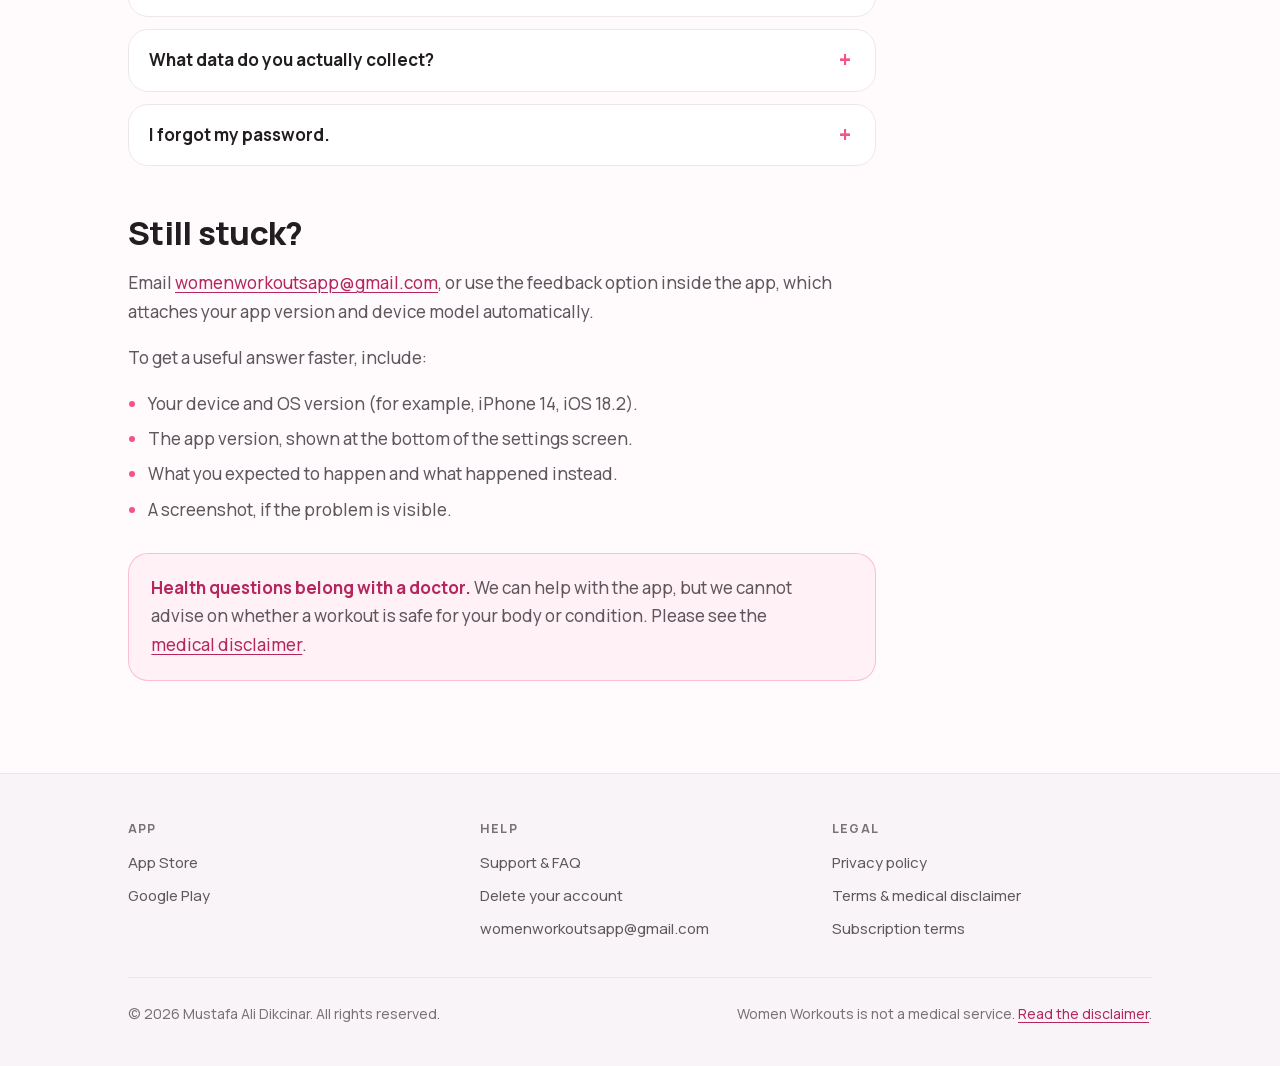
<file: support.html>
<!doctype html>
<html lang="en">
<head>
<meta charset="utf-8">
<meta name="viewport" content="width=device-width, initial-scale=1">
<title>Support &amp; FAQ — Women Workouts</title>
<meta name="description" content="Help with the Women Workouts app: restoring purchases, cancelling a subscription, fixing reminders, changing your plan, recovering data and contacting us.">
<link rel="canonical" href="https://womenworkouts.github.io/support.html">
<meta name="theme-color" content="#f2548b" media="(prefers-color-scheme: light)">
<meta name="theme-color" content="#151215" media="(prefers-color-scheme: dark)">
<meta name="robots" content="index, follow, max-snippet:-1">

<meta property="og:type" content="website">
<meta property="og:site_name" content="Women Workouts">
<meta property="og:url" content="https://womenworkouts.github.io/support.html">
<meta property="og:title" content="Support &amp; FAQ — Women Workouts">
<meta property="og:description" content="Restoring purchases, cancelling a subscription, fixing reminders, changing your plan and contacting us.">
<meta property="og:image" content="https://womenworkouts.github.io/assets/img/og-cover.png">
<meta name="twitter:card" content="summary_large_image">
<meta name="twitter:title" content="Support &amp; FAQ — Women Workouts">
<meta name="twitter:description" content="Restoring purchases, cancelling a subscription, fixing reminders, changing your plan and contacting us.">
<meta name="twitter:image" content="https://womenworkouts.github.io/assets/img/og-cover.png">

<link rel="icon" href="assets/img/icon-32.png" sizes="32x32" type="image/png">
<link rel="apple-touch-icon" href="assets/img/icon-180.png">
<link rel="preload" href="assets/fonts/manrope-latin.woff2" as="font" type="font/woff2" crossorigin>
<link rel="stylesheet" href="assets/css/site.css">

<script type="application/ld+json">
{
  "@context": "https://schema.org",
  "@graph": [
    {
      "@type": "FAQPage",
      "@id": "https://womenworkouts.github.io/support.html#faq",
      "url": "https://womenworkouts.github.io/support.html",
      "inLanguage": "en",
      "mainEntity": [
        {
          "@type": "Question",
          "name": "How do I restore a subscription on a new phone?",
          "acceptedAnswer": { "@type": "Answer", "text": "Sign in to the same Apple ID or Google account you bought with, open the app, go to Settings and tap Restore purchases. Your entitlement is tied to the store account, not the device." }
        },
        {
          "@type": "Question",
          "name": "How do I cancel my subscription?",
          "acceptedAnswer": { "@type": "Answer", "text": "Cancel through your store, not the app. On iOS: Settings, tap your name, then Subscriptions. On Android: Google Play Store, Payments and subscriptions, then Subscriptions. Deleting the app does not cancel a subscription." }
        },
        {
          "@type": "Question",
          "name": "My workout reminders are not arriving.",
          "acceptedAnswer": { "@type": "Answer", "text": "Check that notification permission is granted for Women Workouts in your device settings, that Do Not Disturb or Focus is not active at reminder time, and on Android that battery optimisation is not restricting the app." }
        },
        {
          "@type": "Question",
          "name": "Can I change my goal or focus area after setup?",
          "acceptedAnswer": { "@type": "Answer", "text": "Yes. Open your profile in the app and update your goal, focus areas, weekly target or body data at any time. The plan adjusts from there." }
        },
        {
          "@type": "Question",
          "name": "I reinstalled the app and my history is gone. Can you restore it?",
          "acceptedAnswer": { "@type": "Answer", "text": "Unfortunately not. Workout history, weight entries and measurements are stored only on your device and are never uploaded to us, so there is no server copy to restore from." }
        },
        {
          "@type": "Question",
          "name": "How do I request a refund?",
          "acceptedAnswer": { "@type": "Answer", "text": "Purchases are processed by Apple and Google, so refunds go through them. Use reportaproblem.apple.com for the App Store or Google Play support for Android." }
        }
      ]
    },
    {
      "@type": "ContactPage",
      "@id": "https://womenworkouts.github.io/support.html#contact",
      "url": "https://womenworkouts.github.io/support.html",
      "name": "Women Workouts support",
      "breadcrumb": {
        "@type": "BreadcrumbList",
        "itemListElement": [
          { "@type": "ListItem", "position": 1, "name": "Home", "item": "https://womenworkouts.github.io/" },
          { "@type": "ListItem", "position": 2, "name": "Support", "item": "https://womenworkouts.github.io/support.html" }
        ]
      }
    }
  ]
}
</script>
</head>
<body>
<a class="skip-link" href="#main">Skip to content</a>

<header class="site-header">
  <div class="wrap">
    <a class="brand" href="/">
      <img src="assets/img/icon-192.png" width="34" height="34" alt="" decoding="async">
      Women Workouts
    </a>
    <nav class="site-nav" aria-label="Primary">
      <a href="/">Home</a>
      <a href="support.html" aria-current="page">Support</a>
      <a href="privacy.html">Privacy</a>
      <a href="terms.html">Terms</a>
    </nav>
  </div>
</header>

<main id="main">

<div class="page-hero">
  <div class="wrap">
    <h1>Support</h1>
    <p>Most questions are answered below. If yours is not, email <a href="mailto:womenworkoutsapp@gmail.com">womenworkoutsapp@gmail.com</a> — a real person reads it, usually within a couple of working days.</p>
  </div>
</div>

<div class="wrap">
<div class="doc">
  <article class="prose">

    <section id="subscriptions">
      <h2>Subscriptions and purchases</h2>
      <div class="faq">
        <details open>
          <summary>How do I restore a subscription on a new phone?</summary>
          <p>Sign in with the same Apple ID or Google account you bought with, open Women Workouts, go to <strong>Settings → Restore purchases</strong>. Your entitlement is tied to the store account, not to the device or to an in-app account.</p>
          <p>If it still does not appear, check that you are signed into the right store account — on iOS this is separate from your iCloud email in some setups.</p>
        </details>
        <details>
          <summary>How do I cancel my subscription?</summary>
          <p>Cancel through the store, not the app:</p>
          <ul>
            <li><strong>iPhone / iPad:</strong> Settings → tap your name → Subscriptions → Women Workouts → Cancel subscription.</li>
            <li><strong>Android:</strong> Google Play Store → profile icon → Payments &amp; subscriptions → Subscriptions → Women Workouts → Cancel.</li>
          </ul>
          <p><strong>Deleting the app does not cancel a subscription.</strong> You keep premium access until the end of the period you already paid for.</p>
        </details>
        <details>
          <summary>How do I request a refund?</summary>
          <p>We cannot issue refunds ourselves — Apple and Google handle all payments. Use <a href="https://reportaproblem.apple.com" rel="noopener">reportaproblem.apple.com</a> for the App Store, or <a href="https://support.google.com/googleplay/answer/2479637" rel="noopener">Google Play support</a> for Android. See the <a href="terms.html#refunds">refunds section</a> of our terms.</p>
        </details>
        <details>
          <summary>I was charged after cancelling.</summary>
          <p>Cancellation has to happen at least 24 hours before the period ends, otherwise the renewal has already been queued by the store. Check the cancellation confirmation date in your store account, then request a refund through the store using the links above.</p>
        </details>
      </div>
    </section>

    <section id="app">
      <h2>Using the app</h2>
      <div class="faq">
        <details>
          <summary>My workout reminders are not arriving.</summary>
          <p>Work through these in order:</p>
          <ol>
            <li>Check notification permission is granted for Women Workouts in your device settings.</li>
            <li>Check Do Not Disturb or Focus is not active at the reminder time.</li>
            <li>On Android, exclude the app from battery optimisation — aggressive power saving on some manufacturers' phones stops scheduled notifications.</li>
            <li>Reopen the app once. Reminders are scheduled locally and re-register when the app runs.</li>
          </ol>
        </details>
        <details>
          <summary>Can I change my goal or focus area after setup?</summary>
          <p>Yes, at any time. Open your profile and update your goal, focus areas, weekly target or body data. The plan adjusts from there — you do not need to start over.</p>
        </details>
        <details>
          <summary>Why is my calorie target different from another app's?</summary>
          <p>Calorie targets are estimates derived from standard formulas using the height, weight, age and activity level you entered. Different apps use different formulas and different activity multipliers. Treat any of them as a starting point, not a prescription, and see the <a href="terms.html#medical-disclaimer">medical disclaimer</a>.</p>
        </details>
        <details>
          <summary>Do I need equipment?</summary>
          <p>No. Every workout is designed for home and needs nothing but floor space. A mat makes floor work more comfortable but is not required.</p>
        </details>
        <details>
          <summary>Which languages are supported?</summary>
          <p>English, Turkish, German, Spanish, French, Italian, Dutch, Polish, Portuguese, Russian, Danish, Hindi, Japanese, Korean and Chinese. The app follows your device language where it is supported, and falls back to English otherwise.</p>
        </details>
      </div>
    </section>

    <section id="data">
      <h2>Account and data</h2>
      <div class="faq">
        <details>
          <summary>I reinstalled the app and my history is gone. Can you restore it?</summary>
          <p>Unfortunately not. Workout history, weight entries and body measurements are stored only in the app's database on your own device and are never uploaded to us, so there is no server-side copy to restore from. This is deliberate — it is also why we cannot read your body data. See the <a href="privacy.html#on-device">privacy policy</a>.</p>
          <p>If you are switching phones, a full device-to-device transfer or an encrypted iCloud/Google device backup will usually carry the app's data across. An app reinstall alone will not.</p>
        </details>
        <details>
          <summary>How do I delete my account?</summary>
          <p>In the app: <strong>Settings → Delete account</strong>. Full instructions, including what happens to an active subscription, are on the <a href="delete-account.html">account deletion page</a>.</p>
        </details>
        <details>
          <summary>What data do you actually collect?</summary>
          <p>Your email address if you create an account, plus anonymous usage analytics and crash reports. Body and workout data stays on your device. The <a href="privacy.html">privacy policy</a> breaks it down field by field, including every third-party service involved.</p>
        </details>
        <details>
          <summary>I forgot my password.</summary>
          <p>Use the "forgot password" option on the sign-in screen to receive a reset email. If you originally signed in with Google or Apple, there is no separate password — use the same button you used to sign up.</p>
        </details>
      </div>
    </section>

    <section id="contact">
      <h2>Still stuck?</h2>
      <p>Email <a href="mailto:womenworkoutsapp@gmail.com?subject=Women%20Workouts%20support">womenworkoutsapp@gmail.com</a>, or use the feedback option inside the app, which attaches your app version and device model automatically.</p>
      <p>To get a useful answer faster, include:</p>
      <ul>
        <li>Your device and OS version (for example, iPhone 14, iOS 18.2).</li>
        <li>The app version, shown at the bottom of the settings screen.</li>
        <li>What you expected to happen and what happened instead.</li>
        <li>A screenshot, if the problem is visible.</li>
      </ul>
      <div class="callout">
        <p><strong>Health questions belong with a doctor.</strong> We can help with the app, but we cannot advise on whether a workout is safe for your body or condition. Please see the <a href="terms.html#medical-disclaimer">medical disclaimer</a>.</p>
      </div>
    </section>

  </article>
</div>
</div>
</main>

<footer class="site-footer">
  <div class="wrap">
    <div class="footer-grid">
      <div>
        <h2>App</h2>
        <ul>
          <li><a href="https://apps.apple.com/app/id1599554806" rel="noopener">App Store</a></li>
          <li><a href="https://play.google.com/store/apps/details?id=com.betterlifewithapps.womenworkouts" rel="noopener">Google Play</a></li>
        </ul>
      </div>
      <div>
        <h2>Help</h2>
        <ul>
          <li><a href="support.html">Support &amp; FAQ</a></li>
          <li><a href="delete-account.html">Delete your account</a></li>
          <li><a href="mailto:womenworkoutsapp@gmail.com">womenworkoutsapp@gmail.com</a></li>
        </ul>
      </div>
      <div>
        <h2>Legal</h2>
        <ul>
          <li><a href="privacy.html">Privacy policy</a></li>
          <li><a href="terms.html">Terms &amp; medical disclaimer</a></li>
          <li><a href="terms.html#subscriptions">Subscription terms</a></li>
        </ul>
      </div>
    </div>
    <div class="footer-bottom">
      <p>&copy; 2026 Mustafa Ali Dikcinar. All rights reserved.</p>
      <p>Women Workouts is not a medical service. <a href="terms.html#medical-disclaimer">Read the disclaimer</a>.</p>
    </div>
  </div>
</footer>
</body>
</html>
</file>
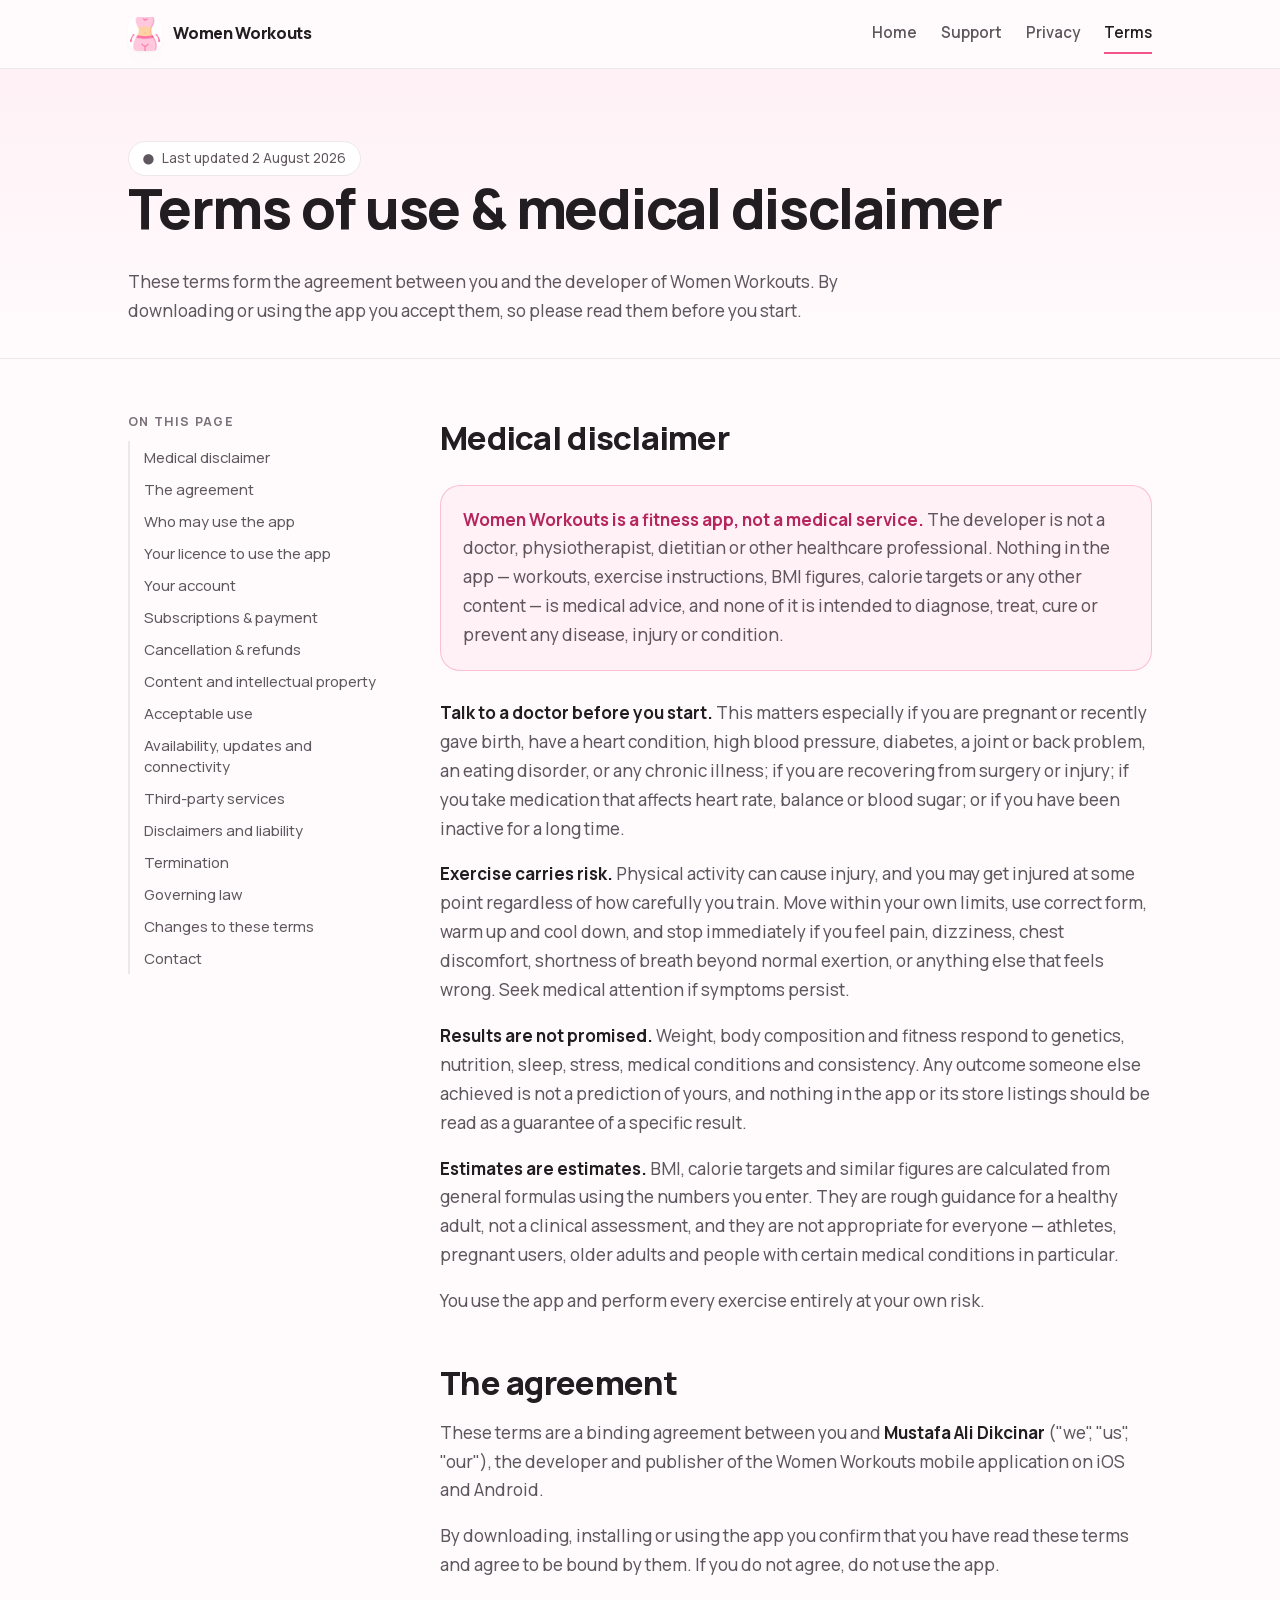
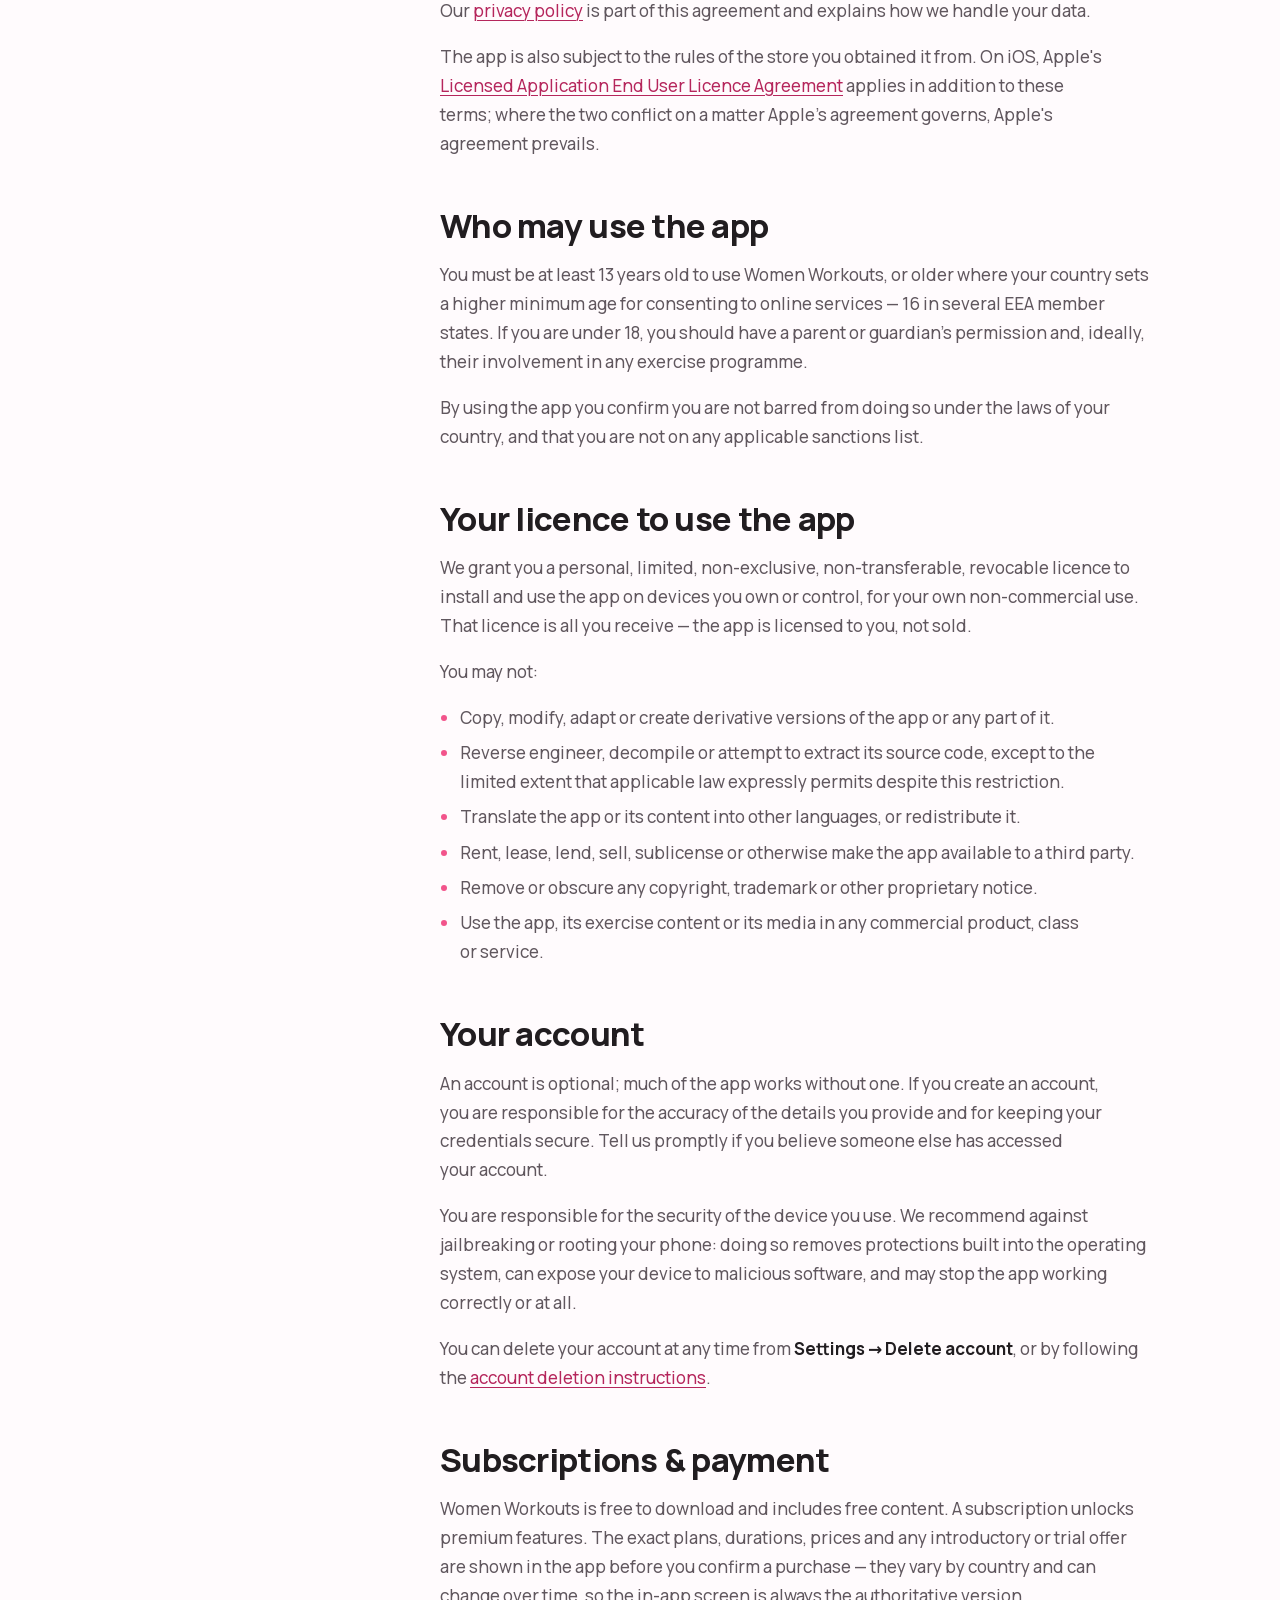
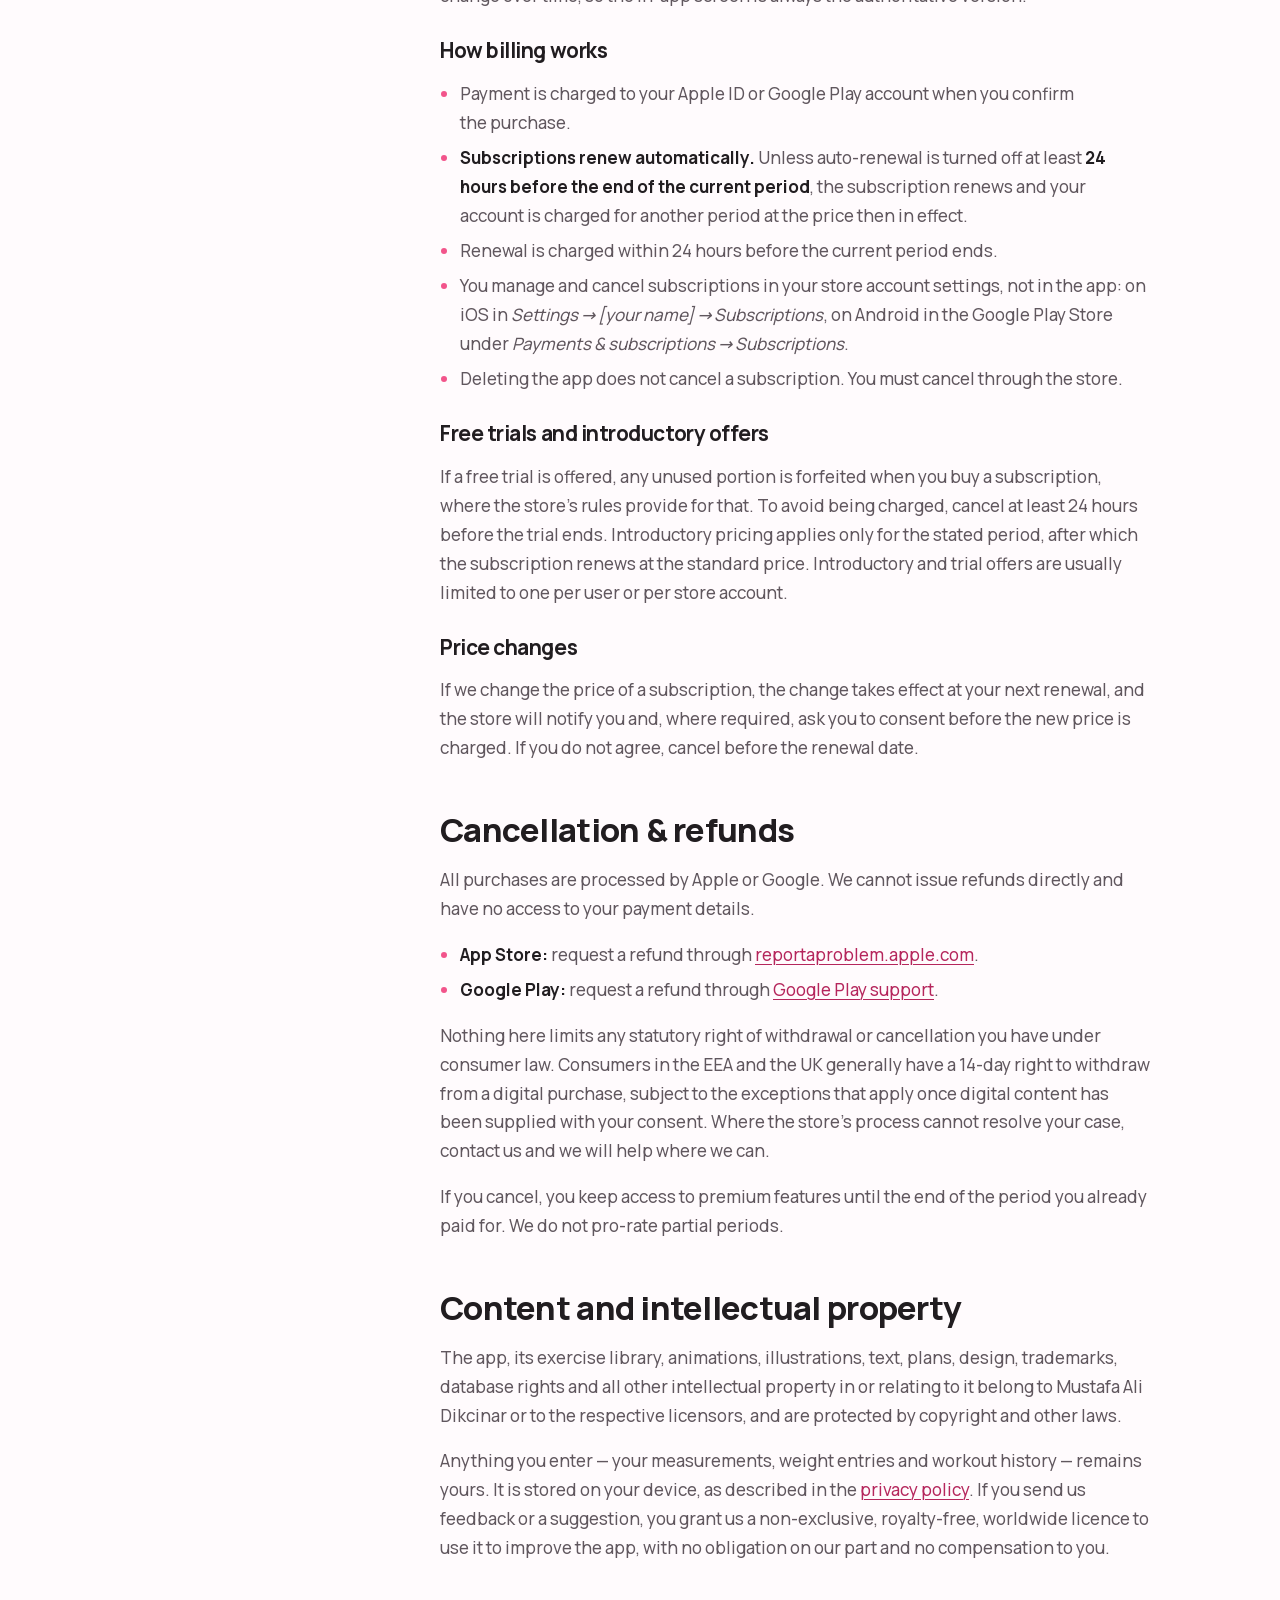
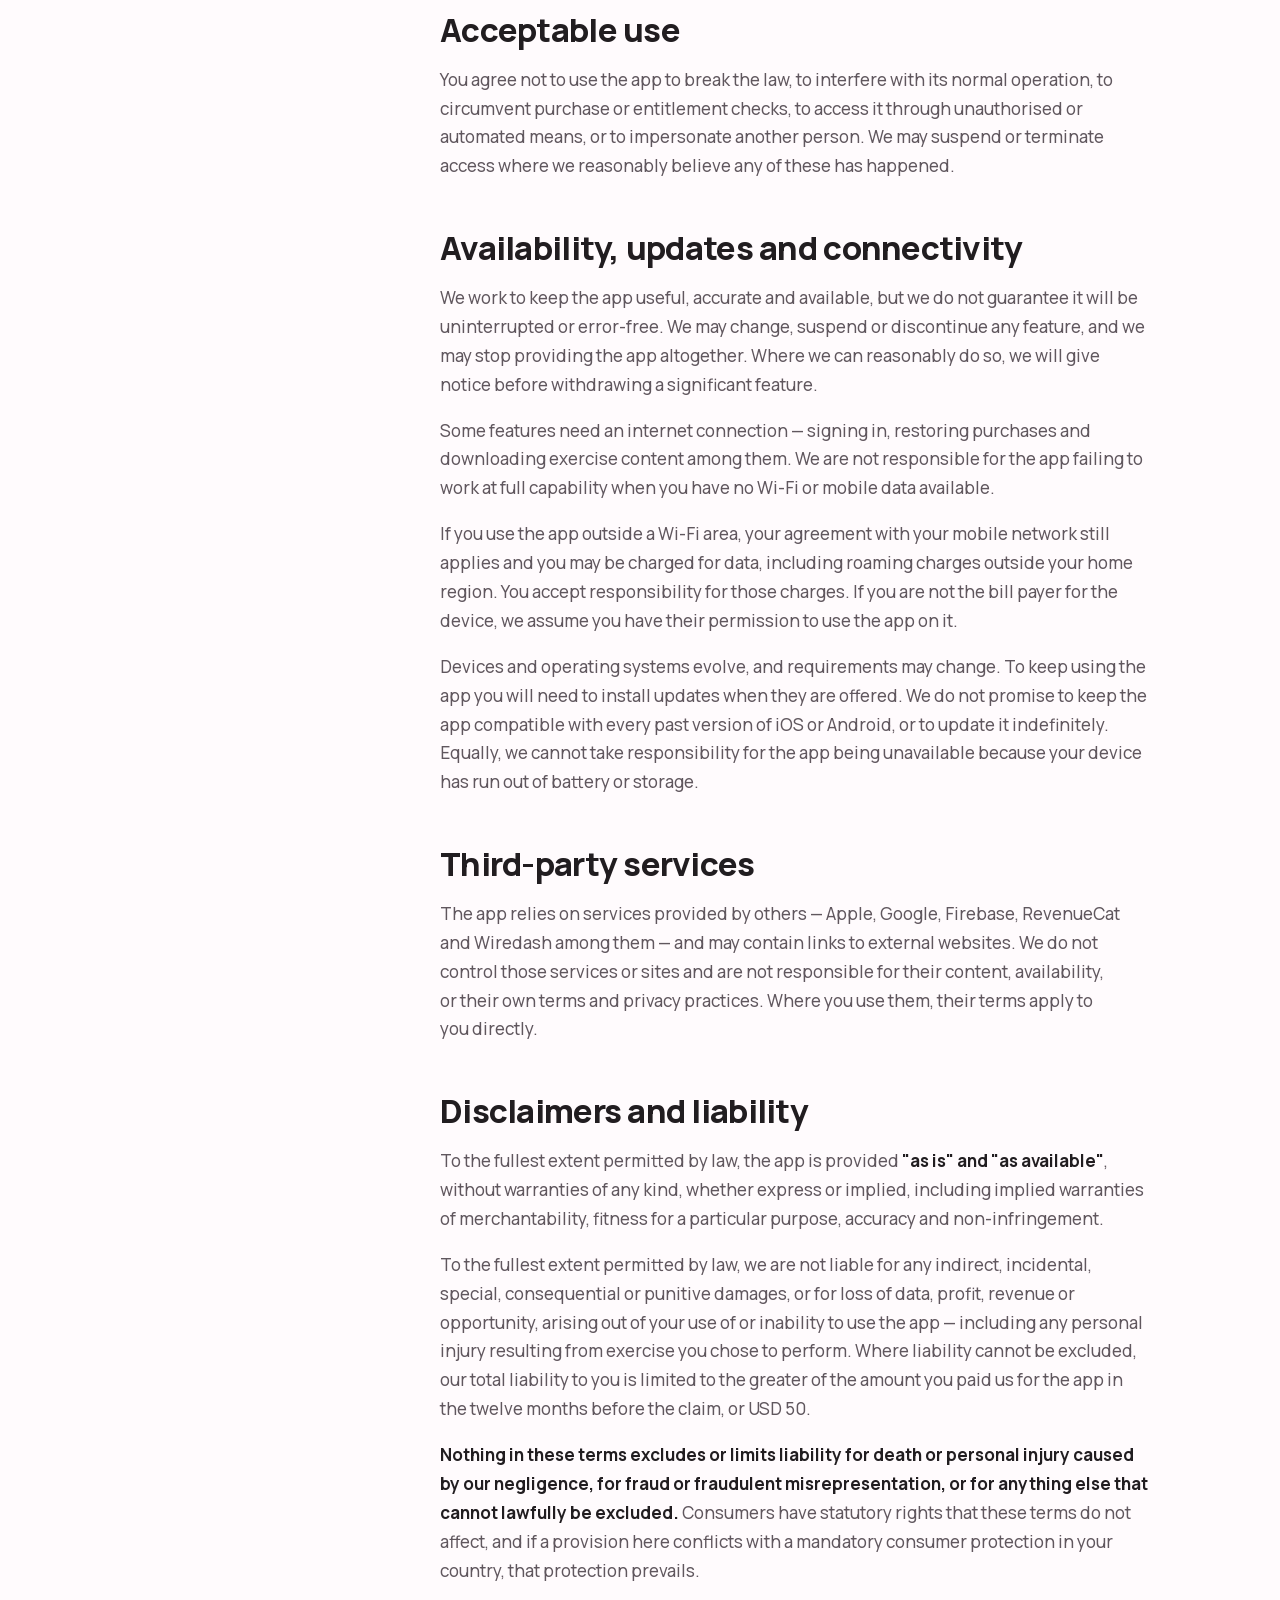
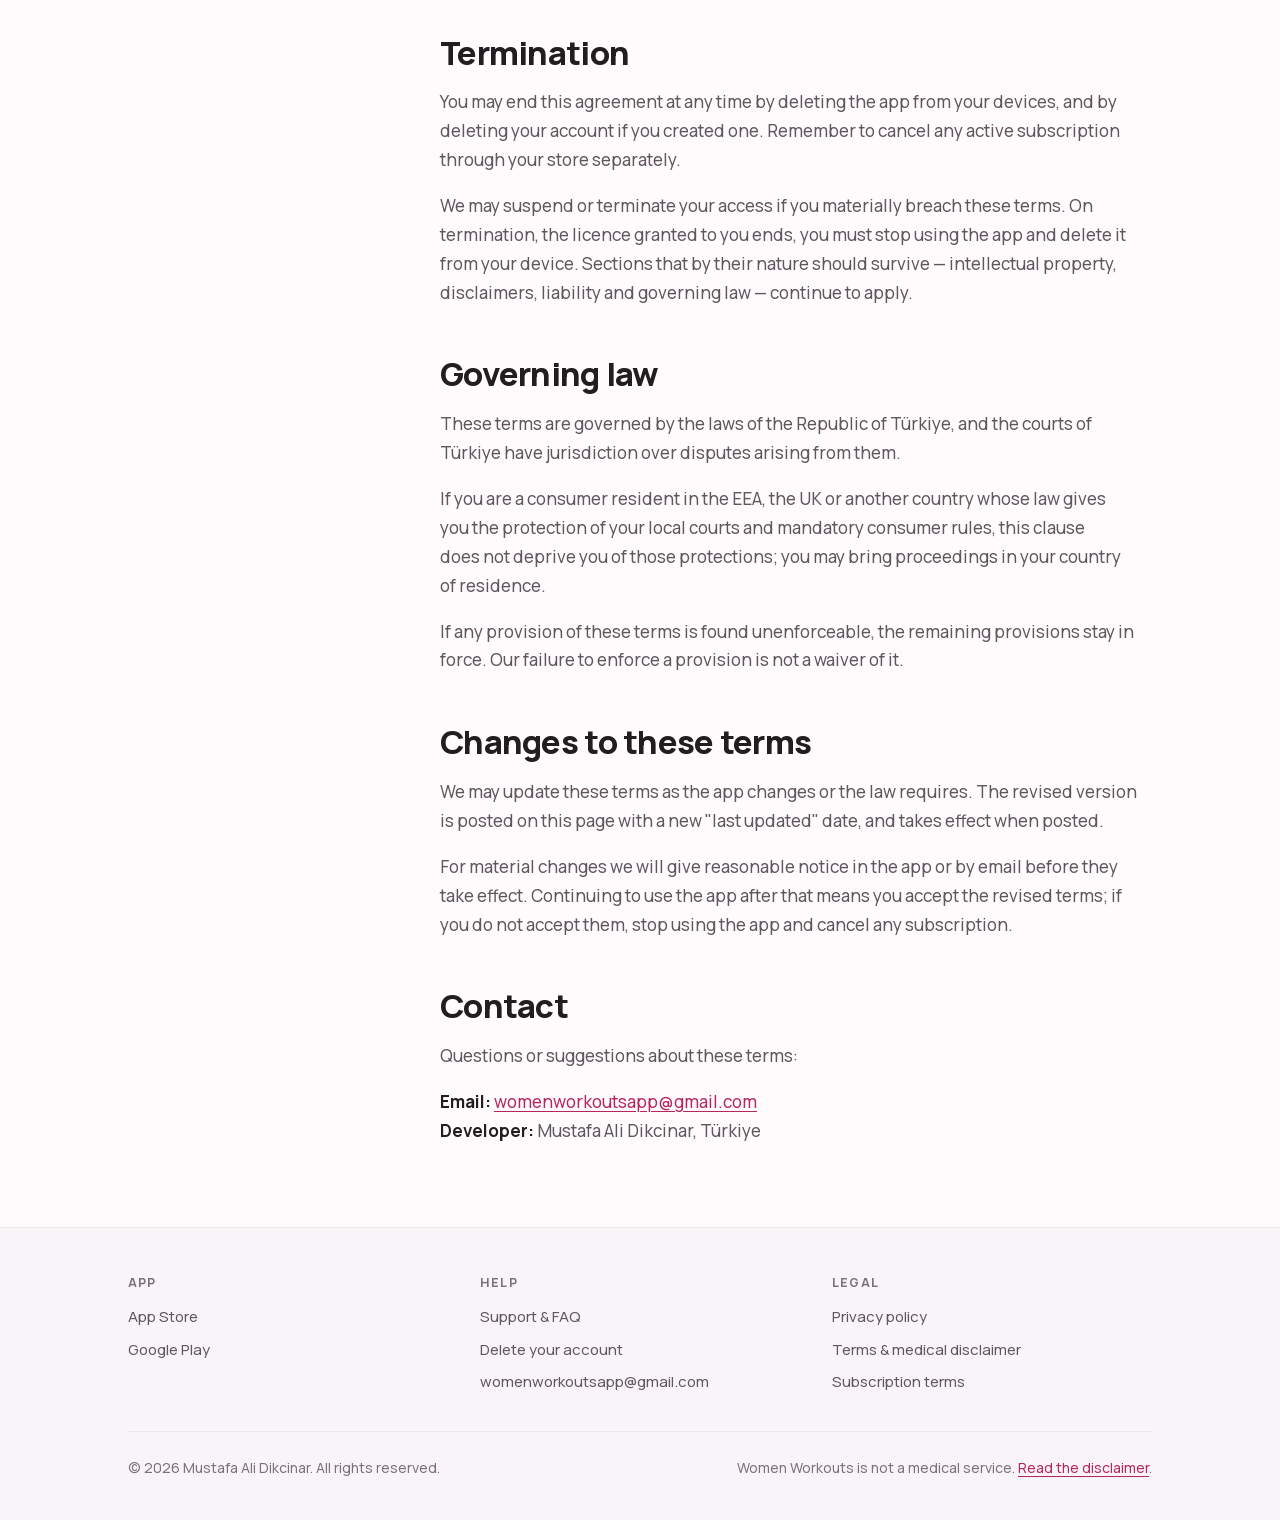
<file: terms.html>
<!doctype html>
<html lang="en">
<head>
<meta charset="utf-8">
<meta name="viewport" content="width=device-width, initial-scale=1">
<title>Terms of Use &amp; Medical Disclaimer — Women Workouts</title>
<meta name="description" content="The terms you agree to when you use the Women Workouts app, the medical disclaimer that comes with any exercise programme, and how subscriptions, renewals and refunds work.">
<link rel="canonical" href="https://womenworkouts.github.io/terms.html">
<meta name="theme-color" content="#f2548b" media="(prefers-color-scheme: light)">
<meta name="theme-color" content="#151215" media="(prefers-color-scheme: dark)">
<meta name="robots" content="index, follow, max-snippet:-1">

<meta property="og:type" content="article">
<meta property="og:site_name" content="Women Workouts">
<meta property="og:url" content="https://womenworkouts.github.io/terms.html">
<meta property="og:title" content="Terms of Use &amp; Medical Disclaimer — Women Workouts">
<meta property="og:description" content="The terms of use, the medical disclaimer, and how subscriptions, renewals and refunds work.">
<meta property="og:image" content="https://womenworkouts.github.io/assets/img/og-cover.png">
<meta name="twitter:card" content="summary_large_image">
<meta name="twitter:title" content="Terms of Use &amp; Medical Disclaimer — Women Workouts">
<meta name="twitter:description" content="The terms of use, the medical disclaimer, and how subscriptions, renewals and refunds work.">
<meta name="twitter:image" content="https://womenworkouts.github.io/assets/img/og-cover.png">

<link rel="icon" href="assets/img/icon-32.png" sizes="32x32" type="image/png">
<link rel="apple-touch-icon" href="assets/img/icon-180.png">
<link rel="preload" href="assets/fonts/manrope-latin.woff2" as="font" type="font/woff2" crossorigin>
<link rel="stylesheet" href="assets/css/site.css">

<script type="application/ld+json">
{
  "@context": "https://schema.org",
  "@type": "TermsOfService",
  "@id": "https://womenworkouts.github.io/terms.html#doc",
  "name": "Women Workouts Terms of Use and Medical Disclaimer",
  "url": "https://womenworkouts.github.io/terms.html",
  "inLanguage": "en",
  "dateModified": "2026-08-02",
  "isPartOf": { "@type": "WebSite", "@id": "https://womenworkouts.github.io/#website" },
  "publisher": {
    "@type": "Organization",
    "name": "Women Workouts",
    "email": "womenworkoutsapp@gmail.com",
    "url": "https://womenworkouts.github.io/"
  },
  "about": { "@type": "MobileApplication", "@id": "https://womenworkouts.github.io/#app" },
  "breadcrumb": {
    "@type": "BreadcrumbList",
    "itemListElement": [
      { "@type": "ListItem", "position": 1, "name": "Home", "item": "https://womenworkouts.github.io/" },
      { "@type": "ListItem", "position": 2, "name": "Terms of Use", "item": "https://womenworkouts.github.io/terms.html" }
    ]
  }
}
</script>
</head>
<body>
<a class="skip-link" href="#main">Skip to content</a>

<header class="site-header">
  <div class="wrap">
    <a class="brand" href="/">
      <img src="assets/img/icon-192.png" width="34" height="34" alt="" decoding="async">
      Women Workouts
    </a>
    <nav class="site-nav" aria-label="Primary">
      <a href="/">Home</a>
      <a href="support.html">Support</a>
      <a href="privacy.html">Privacy</a>
      <a href="terms.html" aria-current="page">Terms</a>
    </nav>
  </div>
</header>

<main id="main">

<div class="page-hero">
  <div class="wrap">
    <p class="updated"><span aria-hidden="true">●</span> Last updated 2 August 2026</p>
    <h1>Terms of use &amp; medical disclaimer</h1>
    <p>These terms form the agreement between you and the developer of Women Workouts. By downloading or using the app you accept them, so please read them before you start.</p>
  </div>
</div>

<div class="wrap">
<div class="doc has-toc">

  <nav class="toc" aria-labelledby="toc-title">
    <h2 id="toc-title">On this page</h2>
    <ol>
      <li><a href="#medical-disclaimer">Medical disclaimer</a></li>
      <li><a href="#agreement">The agreement</a></li>
      <li><a href="#eligibility">Who may use the app</a></li>
      <li><a href="#licence">Your licence to use the app</a></li>
      <li><a href="#account">Your account</a></li>
      <li><a href="#subscriptions">Subscriptions &amp; payment</a></li>
      <li><a href="#refunds">Cancellation &amp; refunds</a></li>
      <li><a href="#content">Content and intellectual property</a></li>
      <li><a href="#acceptable-use">Acceptable use</a></li>
      <li><a href="#availability">Availability, updates and connectivity</a></li>
      <li><a href="#third-party">Third-party services</a></li>
      <li><a href="#liability">Disclaimers and liability</a></li>
      <li><a href="#termination">Termination</a></li>
      <li><a href="#law">Governing law</a></li>
      <li><a href="#changes">Changes to these terms</a></li>
      <li><a href="#contact">Contact</a></li>
    </ol>
  </nav>

  <article class="prose">

    <section id="medical-disclaimer">
      <h2>Medical disclaimer</h2>
      <div class="callout">
        <p><strong>Women Workouts is a fitness app, not a medical service.</strong> The developer is not a doctor, physiotherapist, dietitian or other healthcare professional. Nothing in the app — workouts, exercise instructions, BMI figures, calorie targets or any other content — is medical advice, and none of it is intended to diagnose, treat, cure or prevent any disease, injury or condition.</p>
      </div>
      <p><strong>Talk to a doctor before you start.</strong> This matters especially if you are pregnant or recently gave birth, have a heart condition, high blood pressure, diabetes, a joint or back problem, an eating disorder, or any chronic illness; if you are recovering from surgery or injury; if you take medication that affects heart rate, balance or blood sugar; or if you have been inactive for a long time.</p>
      <p><strong>Exercise carries risk.</strong> Physical activity can cause injury, and you may get injured at some point regardless of how carefully you train. Move within your own limits, use correct form, warm up and cool down, and stop immediately if you feel pain, dizziness, chest discomfort, shortness of breath beyond normal exertion, or anything else that feels wrong. Seek medical attention if symptoms persist.</p>
      <p><strong>Results are not promised.</strong> Weight, body composition and fitness respond to genetics, nutrition, sleep, stress, medical conditions and consistency. Any outcome someone else achieved is not a prediction of yours, and nothing in the app or its store listings should be read as a guarantee of a specific result.</p>
      <p><strong>Estimates are estimates.</strong> BMI, calorie targets and similar figures are calculated from general formulas using the numbers you enter. They are rough guidance for a healthy adult, not a clinical assessment, and they are not appropriate for everyone — athletes, pregnant users, older adults and people with certain medical conditions in particular.</p>
      <p>You use the app and perform every exercise entirely at your own risk.</p>
    </section>

    <section id="agreement">
      <h2>The agreement</h2>
      <p>These terms are a binding agreement between you and <strong>Mustafa Ali Dikcinar</strong> ("we", "us", "our"), the developer and publisher of the Women Workouts mobile application on iOS and Android.</p>
      <p>By downloading, installing or using the app you confirm that you have read these terms and agree to be bound by them. If you do not agree, do not use the app.</p>
      <p>Our <a href="privacy.html">privacy policy</a> is part of this agreement and explains how we handle your data.</p>
      <p>The app is also subject to the rules of the store you obtained it from. On iOS, Apple's <a href="https://www.apple.com/legal/internet-services/itunes/dev/stdeula/" rel="noopener">Licensed Application End User Licence Agreement</a> applies in addition to these terms; where the two conflict on a matter Apple's agreement governs, Apple's agreement prevails.</p>
    </section>

    <section id="eligibility">
      <h2>Who may use the app</h2>
      <p>You must be at least 13 years old to use Women Workouts, or older where your country sets a higher minimum age for consenting to online services — 16 in several EEA member states. If you are under 18, you should have a parent or guardian's permission and, ideally, their involvement in any exercise programme.</p>
      <p>By using the app you confirm you are not barred from doing so under the laws of your country, and that you are not on any applicable sanctions list.</p>
    </section>

    <section id="licence">
      <h2>Your licence to use the app</h2>
      <p>We grant you a personal, limited, non-exclusive, non-transferable, revocable licence to install and use the app on devices you own or control, for your own non-commercial use. That licence is all you receive — the app is licensed to you, not sold.</p>
      <p>You may not:</p>
      <ul>
        <li>Copy, modify, adapt or create derivative versions of the app or any part of it.</li>
        <li>Reverse engineer, decompile or attempt to extract its source code, except to the limited extent that applicable law expressly permits despite this restriction.</li>
        <li>Translate the app or its content into other languages, or redistribute it.</li>
        <li>Rent, lease, lend, sell, sublicense or otherwise make the app available to a third party.</li>
        <li>Remove or obscure any copyright, trademark or other proprietary notice.</li>
        <li>Use the app, its exercise content or its media in any commercial product, class or service.</li>
      </ul>
    </section>

    <section id="account">
      <h2>Your account</h2>
      <p>An account is optional; much of the app works without one. If you create an account, you are responsible for the accuracy of the details you provide and for keeping your credentials secure. Tell us promptly if you believe someone else has accessed your account.</p>
      <p>You are responsible for the security of the device you use. We recommend against jailbreaking or rooting your phone: doing so removes protections built into the operating system, can expose your device to malicious software, and may stop the app working correctly or at all.</p>
      <p>You can delete your account at any time from <strong>Settings → Delete account</strong>, or by following the <a href="delete-account.html">account deletion instructions</a>.</p>
    </section>

    <section id="subscriptions">
      <h2>Subscriptions &amp; payment</h2>
      <p>Women Workouts is free to download and includes free content. A subscription unlocks premium features. The exact plans, durations, prices and any introductory or trial offer are shown in the app before you confirm a purchase — they vary by country and can change over time, so the in-app screen is always the authoritative version.</p>

      <h3>How billing works</h3>
      <ul>
        <li>Payment is charged to your Apple ID or Google Play account when you confirm the purchase.</li>
        <li><strong>Subscriptions renew automatically.</strong> Unless auto-renewal is turned off at least <strong>24 hours before the end of the current period</strong>, the subscription renews and your account is charged for another period at the price then in effect.</li>
        <li>Renewal is charged within 24 hours before the current period ends.</li>
        <li>You manage and cancel subscriptions in your store account settings, not in the app: on iOS in <em>Settings → [your name] → Subscriptions</em>, on Android in the Google Play Store under <em>Payments &amp; subscriptions → Subscriptions</em>.</li>
        <li>Deleting the app does not cancel a subscription. You must cancel through the store.</li>
      </ul>

      <h3>Free trials and introductory offers</h3>
      <p>If a free trial is offered, any unused portion is forfeited when you buy a subscription, where the store's rules provide for that. To avoid being charged, cancel at least 24 hours before the trial ends. Introductory pricing applies only for the stated period, after which the subscription renews at the standard price. Introductory and trial offers are usually limited to one per user or per store account.</p>

      <h3>Price changes</h3>
      <p>If we change the price of a subscription, the change takes effect at your next renewal, and the store will notify you and, where required, ask you to consent before the new price is charged. If you do not agree, cancel before the renewal date.</p>
    </section>

    <section id="refunds">
      <h2>Cancellation &amp; refunds</h2>
      <p>All purchases are processed by Apple or Google. We cannot issue refunds directly and have no access to your payment details.</p>
      <ul>
        <li><strong>App Store:</strong> request a refund through <a href="https://reportaproblem.apple.com" rel="noopener">reportaproblem.apple.com</a>.</li>
        <li><strong>Google Play:</strong> request a refund through <a href="https://support.google.com/googleplay/answer/2479637" rel="noopener">Google Play support</a>.</li>
      </ul>
      <p>Nothing here limits any statutory right of withdrawal or cancellation you have under consumer law. Consumers in the EEA and the UK generally have a 14-day right to withdraw from a digital purchase, subject to the exceptions that apply once digital content has been supplied with your consent. Where the store's process cannot resolve your case, contact us and we will help where we can.</p>
      <p>If you cancel, you keep access to premium features until the end of the period you already paid for. We do not pro-rate partial periods.</p>
    </section>

    <section id="content">
      <h2>Content and intellectual property</h2>
      <p>The app, its exercise library, animations, illustrations, text, plans, design, trademarks, database rights and all other intellectual property in or relating to it belong to Mustafa Ali Dikcinar or to the respective licensors, and are protected by copyright and other laws.</p>
      <p>Anything you enter — your measurements, weight entries and workout history — remains yours. It is stored on your device, as described in the <a href="privacy.html#on-device">privacy policy</a>. If you send us feedback or a suggestion, you grant us a non-exclusive, royalty-free, worldwide licence to use it to improve the app, with no obligation on our part and no compensation to you.</p>
    </section>

    <section id="acceptable-use">
      <h2>Acceptable use</h2>
      <p>You agree not to use the app to break the law, to interfere with its normal operation, to circumvent purchase or entitlement checks, to access it through unauthorised or automated means, or to impersonate another person. We may suspend or terminate access where we reasonably believe any of these has happened.</p>
    </section>

    <section id="availability">
      <h2>Availability, updates and connectivity</h2>
      <p>We work to keep the app useful, accurate and available, but we do not guarantee it will be uninterrupted or error-free. We may change, suspend or discontinue any feature, and we may stop providing the app altogether. Where we can reasonably do so, we will give notice before withdrawing a significant feature.</p>
      <p>Some features need an internet connection — signing in, restoring purchases and downloading exercise content among them. We are not responsible for the app failing to work at full capability when you have no Wi-Fi or mobile data available.</p>
      <p>If you use the app outside a Wi-Fi area, your agreement with your mobile network still applies and you may be charged for data, including roaming charges outside your home region. You accept responsibility for those charges. If you are not the bill payer for the device, we assume you have their permission to use the app on it.</p>
      <p>Devices and operating systems evolve, and requirements may change. To keep using the app you will need to install updates when they are offered. We do not promise to keep the app compatible with every past version of iOS or Android, or to update it indefinitely. Equally, we cannot take responsibility for the app being unavailable because your device has run out of battery or storage.</p>
    </section>

    <section id="third-party">
      <h2>Third-party services</h2>
      <p>The app relies on services provided by others — Apple, Google, Firebase, RevenueCat and Wiredash among them — and may contain links to external websites. We do not control those services or sites and are not responsible for their content, availability, or their own terms and privacy practices. Where you use them, their terms apply to you directly.</p>
    </section>

    <section id="liability">
      <h2>Disclaimers and liability</h2>
      <p>To the fullest extent permitted by law, the app is provided <strong>"as is" and "as available"</strong>, without warranties of any kind, whether express or implied, including implied warranties of merchantability, fitness for a particular purpose, accuracy and non-infringement.</p>
      <p>To the fullest extent permitted by law, we are not liable for any indirect, incidental, special, consequential or punitive damages, or for loss of data, profit, revenue or opportunity, arising out of your use of or inability to use the app — including any personal injury resulting from exercise you chose to perform. Where liability cannot be excluded, our total liability to you is limited to the greater of the amount you paid us for the app in the twelve months before the claim, or USD 50.</p>
      <p><strong>Nothing in these terms excludes or limits liability for death or personal injury caused by our negligence, for fraud or fraudulent misrepresentation, or for anything else that cannot lawfully be excluded.</strong> Consumers have statutory rights that these terms do not affect, and if a provision here conflicts with a mandatory consumer protection in your country, that protection prevails.</p>
    </section>

    <section id="termination">
      <h2>Termination</h2>
      <p>You may end this agreement at any time by deleting the app from your devices, and by deleting your account if you created one. Remember to cancel any active subscription through your store separately.</p>
      <p>We may suspend or terminate your access if you materially breach these terms. On termination, the licence granted to you ends, you must stop using the app and delete it from your device. Sections that by their nature should survive — intellectual property, disclaimers, liability and governing law — continue to apply.</p>
    </section>

    <section id="law">
      <h2>Governing law</h2>
      <p>These terms are governed by the laws of the Republic of Türkiye, and the courts of Türkiye have jurisdiction over disputes arising from them.</p>
      <p>If you are a consumer resident in the EEA, the UK or another country whose law gives you the protection of your local courts and mandatory consumer rules, this clause does not deprive you of those protections; you may bring proceedings in your country of residence.</p>
      <p>If any provision of these terms is found unenforceable, the remaining provisions stay in force. Our failure to enforce a provision is not a waiver of it.</p>
    </section>

    <section id="changes">
      <h2>Changes to these terms</h2>
      <p>We may update these terms as the app changes or the law requires. The revised version is posted on this page with a new "last updated" date, and takes effect when posted.</p>
      <p>For material changes we will give reasonable notice in the app or by email before they take effect. Continuing to use the app after that means you accept the revised terms; if you do not accept them, stop using the app and cancel any subscription.</p>
    </section>

    <section id="contact">
      <h2>Contact</h2>
      <p>Questions or suggestions about these terms:</p>
      <p><strong>Email:</strong> <a href="mailto:womenworkoutsapp@gmail.com">womenworkoutsapp@gmail.com</a><br>
      <strong>Developer:</strong> Mustafa Ali Dikcinar, Türkiye</p>
    </section>

  </article>
</div>
</div>
</main>

<footer class="site-footer">
  <div class="wrap">
    <div class="footer-grid">
      <div>
        <h2>App</h2>
        <ul>
          <li><a href="https://apps.apple.com/app/id1599554806" rel="noopener">App Store</a></li>
          <li><a href="https://play.google.com/store/apps/details?id=com.betterlifewithapps.womenworkouts" rel="noopener">Google Play</a></li>
        </ul>
      </div>
      <div>
        <h2>Help</h2>
        <ul>
          <li><a href="support.html">Support &amp; FAQ</a></li>
          <li><a href="delete-account.html">Delete your account</a></li>
          <li><a href="mailto:womenworkoutsapp@gmail.com">womenworkoutsapp@gmail.com</a></li>
        </ul>
      </div>
      <div>
        <h2>Legal</h2>
        <ul>
          <li><a href="privacy.html">Privacy policy</a></li>
          <li><a href="terms.html">Terms &amp; medical disclaimer</a></li>
          <li><a href="terms.html#subscriptions">Subscription terms</a></li>
        </ul>
      </div>
    </div>
    <div class="footer-bottom">
      <p>&copy; 2026 Mustafa Ali Dikcinar. All rights reserved.</p>
      <p>Women Workouts is not a medical service. <a href="terms.html#medical-disclaimer">Read the disclaimer</a>.</p>
    </div>
  </div>
</footer>
</body>
</html>
</file>
<file: assets/css/site.css>
/* Female Fitness: Women Workout — site styles.
   Palette and type scale mirror the app's bloom_ui design tokens. */

@font-face {
  font-family: "Manrope";
  src: url("../fonts/manrope-latin.woff2") format("woff2-variations");
  font-weight: 200 800;
  font-style: normal;
  font-display: swap;
}

:root {
  /* Rose — BloomColors.rose* */
  --rose-50: #fff1f6;
  --rose-100: #ffe1ec;
  --rose-200: #ffbed3;
  --rose-300: #ff92b6;
  --rose-400: #fa6c9e;
  --rose-500: #f2548b;
  --rose-600: #d93673;
  --rose-700: #b5265c;
  --rose-900: #711f3f;
  --rose-950: #430e22;

  /* Neutral — BloomColors.neutral* */
  --n-0: #ffffff;
  --n-50: #fffbfd;
  --n-100: #f8f4f7;
  --n-200: #ede7ec;
  --n-300: #d9d1d7;
  --n-400: #b0a6ae;
  --n-500: #7b7179;
  --n-600: #60575e;
  --n-700: #443c42;
  --n-800: #2e292d;
  --n-900: #211d20;
  --n-950: #151215;

  --lavender-100: #ece5ff;
  --lavender-500: #8d68f8;
  --mint-100: #ddf8f0;
  --mint-500: #25b993;
  --sky-100: #e2eeff;
  --sky-500: #3d7bd9;
  --peach-100: #ffebdd;
  --peach-500: #e98a4a;

  /* Semantic — light */
  --bg: var(--n-50);
  --surface: var(--n-0);
  --surface-alt: var(--n-100);
  --text: var(--n-900);
  --text-soft: var(--n-600);
  --text-faint: var(--n-500);
  --brand: var(--rose-500);
  --brand-strong: var(--rose-700);
  --on-brand: #ffffff;
  --brand-tint: var(--rose-50);
  --border: var(--n-200);
  --border-strong: var(--n-300);
  --shadow: 0 1px 2px rgb(33 29 32 / 4%), 0 12px 32px -12px rgb(33 29 32 / 10%);
  --shadow-lift: 0 2px 4px rgb(33 29 32 / 5%), 0 24px 48px -20px rgb(114 31 63 / 22%);

  /* Radius — BloomRadius */
  --r-sm: 8px;
  --r-md: 14px;
  --r-lg: 20px;
  --r-xl: 28px;
  --r-pill: 999px;

  --measure: 68ch;
  --page: 1120px;
  --gutter: clamp(1.25rem, 5vw, 3rem);
}

@media (prefers-color-scheme: dark) {
  :root {
    --bg: var(--n-950);
    --surface: var(--n-900);
    --surface-alt: var(--n-800);
    --text: var(--n-50);
    --text-soft: #cabfc6;
    --text-faint: var(--n-400);
    --brand: var(--rose-300);
    --brand-strong: var(--rose-200);
    --on-brand: var(--rose-950);
    --brand-tint: #2a1620;
    --border: var(--n-800);
    --border-strong: var(--n-700);
    --shadow: 0 1px 2px rgb(0 0 0 / 40%), 0 12px 32px -12px rgb(0 0 0 / 60%);
    --shadow-lift: 0 2px 4px rgb(0 0 0 / 45%), 0 24px 48px -20px rgb(0 0 0 / 70%);
  }
}

*,
*::before,
*::after {
  box-sizing: border-box;
}

html {
  -webkit-text-size-adjust: 100%;
  scroll-behavior: smooth;
  scroll-padding-top: 5.5rem;
}

@media (prefers-reduced-motion: reduce) {
  html {
    scroll-behavior: auto;
  }

  *,
  *::before,
  *::after {
    animation-duration: 0.01ms !important;
    transition-duration: 0.01ms !important;
  }
}

body {
  margin: 0;
  background: var(--bg);
  color: var(--text);
  font-family: "Manrope", system-ui, -apple-system, "Segoe UI", Roboto, "Helvetica Neue", sans-serif;
  font-size: 1.0625rem;
  line-height: 1.7;
  font-variation-settings: "wght" 450;
  -webkit-font-smoothing: antialiased;
  text-rendering: optimizeLegibility;
}

img {
  max-width: 100%;
  height: auto;
  display: block;
}

a {
  color: var(--brand-strong);
  text-underline-offset: 0.18em;
  text-decoration-thickness: 0.07em;
}

a:hover {
  color: var(--brand);
}

:focus-visible {
  outline: 3px solid var(--brand);
  outline-offset: 3px;
  border-radius: var(--r-sm);
}

h1,
h2,
h3,
h4 {
  font-variation-settings: "wght" 780;
  line-height: 1.15;
  letter-spacing: -0.022em;
  margin: 0 0 0.5em;
  color: var(--text);
  text-wrap: balance;
}

h1 {
  font-size: clamp(2.1rem, 1.4rem + 3.2vw, 3.5rem);
}

h2 {
  font-size: clamp(1.5rem, 1.15rem + 1.5vw, 2.05rem);
}

h3 {
  font-size: clamp(1.1rem, 1rem + 0.5vw, 1.3rem);
  font-variation-settings: "wght" 720;
}

p,
li {
  text-wrap: pretty;
}

hr {
  border: 0;
  border-top: 1px solid var(--border);
  margin: 3rem 0;
}

code {
  font-family: Inconsolata, ui-monospace, SFMono-Regular, Menlo, monospace;
  background: var(--surface-alt);
  padding: 0.1em 0.4em;
  border-radius: var(--r-sm);
  font-size: 0.92em;
}

/* ---------- Layout ---------- */

.wrap {
  width: 100%;
  max-width: var(--page);
  margin-inline: auto;
  padding-inline: var(--gutter);
}

.skip-link {
  position: absolute;
  left: -9999px;
  top: 0;
  background: var(--brand);
  color: var(--on-brand);
  padding: 0.75rem 1.25rem;
  border-radius: 0 0 var(--r-md) 0;
  font-variation-settings: "wght" 700;
  z-index: 100;
}

.skip-link:focus {
  left: 0;
  color: var(--on-brand);
}

/* ---------- Header ---------- */

.site-header {
  position: sticky;
  top: 0;
  z-index: 50;
  background: color-mix(in srgb, var(--bg) 88%, transparent);
  backdrop-filter: saturate(180%) blur(14px);
  border-bottom: 1px solid var(--border);
}

.site-header .wrap {
  display: flex;
  align-items: center;
  gap: 1rem;
  min-height: 4.25rem;
  flex-wrap: wrap;
}

.brand {
  display: inline-flex;
  align-items: center;
  gap: 0.7rem;
  font-variation-settings: "wght" 780;
  font-size: 1.02rem;
  letter-spacing: -0.02em;
  color: var(--text);
  text-decoration: none;
  margin-inline-end: auto;
}

.brand img {
  width: 34px;
  height: 34px;
  border-radius: 10px;
  background: var(--n-0);
  box-shadow: var(--shadow);
}

.site-nav {
  display: flex;
  align-items: center;
  gap: clamp(0.75rem, 2.5vw, 1.5rem);
  font-size: 0.95rem;
}

.site-nav a {
  color: var(--text-soft);
  text-decoration: none;
  font-variation-settings: "wght" 600;
  padding: 0.35rem 0;
  border-bottom: 2px solid transparent;
}

.site-nav a:hover {
  color: var(--brand);
}

.site-nav a[aria-current="page"] {
  color: var(--text);
  border-bottom-color: var(--brand);
}

/* ---------- Buttons ---------- */

.btn {
  display: inline-flex;
  align-items: center;
  justify-content: center;
  gap: 0.55rem;
  padding: 0.85rem 1.6rem;
  border-radius: var(--r-pill);
  font-variation-settings: "wght" 720;
  font-size: 1rem;
  line-height: 1.2;
  text-decoration: none;
  border: 1.5px solid transparent;
  transition: transform 0.18s ease, box-shadow 0.18s ease, background 0.18s ease;
}

.btn:active {
  transform: translateY(1px);
}

.btn-primary {
  background: var(--brand);
  color: var(--on-brand);
  box-shadow: var(--shadow-lift);
}

.btn-primary:hover {
  background: var(--rose-600);
  color: var(--on-brand);
}

@media (prefers-color-scheme: dark) {
  .btn-primary:hover {
    background: var(--rose-200);
  }
}

.btn-ghost {
  background: var(--surface);
  color: var(--text);
  border-color: var(--border-strong);
  box-shadow: var(--shadow);
}

.btn-ghost:hover {
  color: var(--text);
  border-color: var(--brand);
}

.btn svg {
  width: 1.15em;
  height: 1.15em;
  flex: none;
}

/* ---------- Hero ---------- */

.hero {
  position: relative;
  overflow: hidden;
  padding: clamp(3rem, 8vw, 6rem) 0 clamp(2.5rem, 6vw, 4.5rem);
}

.hero::before,
.hero::after {
  content: "";
  position: absolute;
  border-radius: 50%;
  filter: blur(70px);
  z-index: 0;
  pointer-events: none;
}

.hero::before {
  width: 46rem;
  height: 46rem;
  top: -26rem;
  right: -16rem;
  background: color-mix(in srgb, var(--rose-300) 42%, transparent);
}

.hero::after {
  width: 32rem;
  height: 32rem;
  bottom: -20rem;
  left: -14rem;
  background: color-mix(in srgb, var(--lavender-500) 16%, transparent);
}

.hero .wrap {
  position: relative;
  z-index: 1;
}

.hero-grid {
  display: grid;
  gap: clamp(2rem, 5vw, 3.5rem);
  align-items: center;
  grid-template-columns: minmax(0, 1.05fr) minmax(0, 0.95fr);
}

@media (max-width: 860px) {
  .hero-grid {
    grid-template-columns: minmax(0, 1fr);
  }
}

.eyebrow {
  display: inline-flex;
  align-items: center;
  gap: 0.5rem;
  background: var(--brand-tint);
  color: var(--brand-strong);
  border: 1px solid color-mix(in srgb, var(--brand) 26%, transparent);
  border-radius: var(--r-pill);
  padding: 0.4rem 0.95rem;
  font-size: 0.8rem;
  letter-spacing: 0.07em;
  text-transform: uppercase;
  font-variation-settings: "wght" 720;
  margin-bottom: 1.25rem;
}

.hero h1 .accent {
  color: var(--brand);
  display: block;
}

.lede {
  font-size: clamp(1.05rem, 1rem + 0.4vw, 1.25rem);
  color: var(--text-soft);
  max-width: 42ch;
  margin: 0 0 2rem;
}

.cta-row {
  display: flex;
  flex-wrap: wrap;
  gap: 0.85rem;
  margin-bottom: 1.5rem;
}

.hero-note {
  font-size: 0.92rem;
  color: var(--text-faint);
  margin: 0;
}

.hero-art {
  display: grid;
  place-items: center;
}

.app-tile {
  position: relative;
  display: grid;
  place-items: center;
  width: min(100%, 22rem);
  aspect-ratio: 1;
  border-radius: clamp(2rem, 6vw, 3.25rem);
  background: linear-gradient(150deg, var(--rose-100), var(--rose-200) 55%, var(--lavender-100));
  box-shadow: var(--shadow-lift);
}

@media (prefers-color-scheme: dark) {
  .app-tile {
    background: linear-gradient(150deg, #3a1a29, #4d1e35 55%, #2c2141);
  }
}

/* The app icon artwork has an opaque white background, so it is presented on a
   deliberate white card rather than floating directly on the gradient. */
.icon-card {
  width: 58%;
  aspect-ratio: 1;
  display: grid;
  place-items: center;
  background: var(--n-0);
  border-radius: 24%;
  box-shadow: 0 18px 44px rgb(114 31 63 / 28%);
  overflow: hidden;
}

.icon-card img {
  width: 84%;
}

.tile-badge {
  position: absolute;
  bottom: -0.9rem;
  background: var(--surface);
  color: var(--text);
  border: 1px solid var(--border);
  border-radius: var(--r-pill);
  padding: 0.5rem 1.1rem;
  font-size: 0.88rem;
  font-variation-settings: "wght" 700;
  box-shadow: var(--shadow);
  white-space: nowrap;
}

/* ---------- Sections ---------- */

.section {
  padding: clamp(3rem, 7vw, 5rem) 0;
}

.section-tint {
  background: var(--surface-alt);
  border-block: 1px solid var(--border);
}

.section-head {
  max-width: 46ch;
  margin-bottom: clamp(1.75rem, 4vw, 2.75rem);
}

.section-head p {
  color: var(--text-soft);
  margin: 0;
}

.grid {
  display: grid;
  gap: 1.25rem;
  grid-template-columns: repeat(auto-fit, minmax(17rem, 1fr));
}

.card {
  background: var(--surface);
  border: 1px solid var(--border);
  border-radius: var(--r-xl);
  padding: 1.6rem;
  box-shadow: var(--shadow);
}

.card h3 {
  margin-bottom: 0.4rem;
}

.card p {
  margin: 0;
  color: var(--text-soft);
  font-size: 0.98rem;
}

.card-icon {
  width: 2.75rem;
  height: 2.75rem;
  display: grid;
  place-items: center;
  border-radius: var(--r-md);
  margin-bottom: 1rem;
  font-size: 1.35rem;
}

.i-rose {
  background: var(--rose-100);
  color: var(--rose-700);
}

.i-lavender {
  background: var(--lavender-100);
  color: #5a34c9;
}

.i-mint {
  background: var(--mint-100);
  color: #14775e;
}

.i-sky {
  background: var(--sky-100);
  color: #245499;
}

.i-peach {
  background: var(--peach-100);
  color: #a85a22;
}

.stat-row {
  display: grid;
  gap: 1rem;
  grid-template-columns: repeat(auto-fit, minmax(11rem, 1fr));
  margin-top: 2rem;
}

.stat {
  background: var(--surface);
  border: 1px solid var(--border);
  border-radius: var(--r-lg);
  padding: 1.25rem;
  text-align: center;
}

.stat b {
  display: block;
  font-size: 1.75rem;
  font-variation-settings: "wght" 800;
  color: var(--brand);
  letter-spacing: -0.03em;
}

.stat span {
  font-size: 0.88rem;
  color: var(--text-faint);
}

/* ---------- Legal / article pages ---------- */

.page-hero {
  padding: clamp(2.5rem, 6vw, 4rem) 0 clamp(1.5rem, 3vw, 2rem);
  border-bottom: 1px solid var(--border);
  background: linear-gradient(180deg, var(--brand-tint), transparent);
}

.page-hero p {
  color: var(--text-soft);
  max-width: var(--measure);
  margin: 0.5rem 0 0;
}

.updated {
  display: inline-flex;
  align-items: center;
  gap: 0.5rem;
  font-size: 0.85rem;
  color: var(--text-faint);
  background: var(--surface);
  border: 1px solid var(--border);
  border-radius: var(--r-pill);
  padding: 0.3rem 0.85rem;
  margin-bottom: 1rem;
}

.doc {
  display: grid;
  grid-template-columns: minmax(0, 1fr);
  gap: clamp(2rem, 5vw, 3.5rem);
  padding: clamp(2rem, 5vw, 3.5rem) 0 4rem;
}

@media (min-width: 1000px) {
  .doc.has-toc {
    grid-template-columns: 16rem minmax(0, 1fr);
  }
}

.toc {
  font-size: 0.93rem;
}

@media (min-width: 1000px) {
  .toc {
    position: sticky;
    top: 5.5rem;
    align-self: start;
    max-height: calc(100vh - 7rem);
    overflow-y: auto;
  }
}

.toc h2 {
  font-size: 0.78rem;
  text-transform: uppercase;
  letter-spacing: 0.1em;
  color: var(--text-faint);
  font-variation-settings: "wght" 720;
  margin-bottom: 0.75rem;
}

.toc ol {
  list-style: none;
  margin: 0;
  padding: 0;
  border-left: 2px solid var(--border);
}

.toc li {
  margin: 0;
}

.toc a {
  display: block;
  padding: 0.35rem 0 0.35rem 0.9rem;
  margin-left: -2px;
  border-left: 2px solid transparent;
  color: var(--text-soft);
  text-decoration: none;
  line-height: 1.4;
}

.toc a:hover {
  color: var(--brand);
  border-left-color: var(--brand);
}

.prose {
  max-width: var(--measure);
}

.prose > section + section {
  margin-top: 2.75rem;
}

.prose h2 {
  scroll-margin-top: 5.5rem;
  padding-top: 0.25rem;
}

.prose h3 {
  margin-top: 1.75rem;
  scroll-margin-top: 5.5rem;
}

.prose p,
.prose ul,
.prose ol {
  color: var(--text-soft);
}

.prose ul,
.prose ol {
  padding-left: 1.25rem;
}

.prose li + li {
  margin-top: 0.4rem;
}

.prose li::marker {
  color: var(--brand);
}

.prose strong {
  color: var(--text);
  font-variation-settings: "wght" 700;
}

.prose dl {
  margin: 0;
}

.prose dt {
  font-variation-settings: "wght" 700;
  color: var(--text);
  margin-top: 1rem;
}

.prose dd {
  margin: 0.15rem 0 0;
  color: var(--text-soft);
}

.callout {
  border: 1px solid color-mix(in srgb, var(--brand) 32%, transparent);
  background: var(--brand-tint);
  border-radius: var(--r-lg);
  padding: 1.25rem 1.4rem;
  margin: 1.75rem 0;
}

.callout p:first-child {
  margin-top: 0;
}

.callout p:last-child {
  margin-bottom: 0;
}

.callout strong {
  color: var(--brand-strong);
}

.table-scroll {
  overflow-x: auto;
  border: 1px solid var(--border);
  border-radius: var(--r-lg);
  margin: 1.5rem 0;
  background: var(--surface);
}

table {
  border-collapse: collapse;
  width: 100%;
  min-width: 34rem;
  font-size: 0.95rem;
}

th,
td {
  text-align: left;
  padding: 0.8rem 1rem;
  border-bottom: 1px solid var(--border);
  vertical-align: top;
}

th {
  font-variation-settings: "wght" 720;
  color: var(--text);
  background: var(--surface-alt);
  white-space: nowrap;
}

td {
  color: var(--text-soft);
}

tbody tr:last-child td {
  border-bottom: 0;
}

/* ---------- FAQ ---------- */

.faq {
  max-width: var(--measure);
}

.faq details {
  border: 1px solid var(--border);
  border-radius: var(--r-lg);
  background: var(--surface);
  padding: 0 1.25rem;
  margin-bottom: 0.75rem;
}

.faq details[open] {
  border-color: color-mix(in srgb, var(--brand) 40%, transparent);
}

.faq summary {
  cursor: pointer;
  list-style: none;
  padding: 1rem 2rem 1rem 0;
  font-variation-settings: "wght" 700;
  color: var(--text);
  position: relative;
}

.faq summary::-webkit-details-marker {
  display: none;
}

.faq summary::after {
  content: "+";
  position: absolute;
  right: 0.25rem;
  top: 50%;
  transform: translateY(-50%);
  color: var(--brand);
  font-size: 1.4rem;
  line-height: 1;
}

.faq details[open] summary::after {
  content: "–";
}

.faq details > *:not(summary) {
  color: var(--text-soft);
  margin-top: 0;
}

.faq details > *:last-child {
  padding-bottom: 1rem;
}

/* ---------- Steps ---------- */

.steps {
  counter-reset: step;
  list-style: none;
  padding: 0;
  max-width: var(--measure);
}

.steps li {
  counter-increment: step;
  position: relative;
  padding-left: 3.25rem;
  min-height: 2.25rem;
}

.steps li + li {
  margin-top: 1.4rem;
}

.steps li::before {
  content: counter(step);
  position: absolute;
  left: 0;
  top: 0;
  width: 2.25rem;
  height: 2.25rem;
  display: grid;
  place-items: center;
  border-radius: 50%;
  background: var(--brand);
  color: var(--on-brand);
  font-variation-settings: "wght" 780;
  font-size: 0.95rem;
}

/* ---------- Footer ---------- */

.site-footer {
  border-top: 1px solid var(--border);
  background: var(--surface-alt);
  padding: 3rem 0 2.5rem;
  font-size: 0.94rem;
}

.footer-grid {
  display: grid;
  gap: 2rem;
  grid-template-columns: repeat(auto-fit, minmax(13rem, 1fr));
  margin-bottom: 2.25rem;
}

.footer-grid h2 {
  font-size: 0.78rem;
  text-transform: uppercase;
  letter-spacing: 0.1em;
  color: var(--text-faint);
  font-variation-settings: "wght" 720;
  margin-bottom: 0.85rem;
}

.footer-grid ul {
  list-style: none;
  margin: 0;
  padding: 0;
}

.footer-grid li + li {
  margin-top: 0.45rem;
}

.footer-grid a {
  color: var(--text-soft);
  text-decoration: none;
}

.footer-grid a:hover {
  color: var(--brand);
  text-decoration: underline;
}

.footer-bottom {
  border-top: 1px solid var(--border);
  padding-top: 1.5rem;
  display: flex;
  flex-wrap: wrap;
  gap: 0.75rem 1.5rem;
  align-items: center;
  justify-content: space-between;
  color: var(--text-faint);
  font-size: 0.88rem;
}

.footer-bottom p {
  margin: 0;
}

.visually-hidden {
  position: absolute;
  width: 1px;
  height: 1px;
  overflow: hidden;
  clip: rect(0 0 0 0);
  clip-path: inset(50%);
  white-space: nowrap;
}
</file>
<file: assets/css/store-link.css>
/* Fallback page for /get/ and /go/<channel>/ (desktop, or no JavaScript). */
body { margin: 0; min-height: 100vh; display: grid; place-items: center; text-align: center;
       font-family: -apple-system, BlinkMacSystemFont, "Segoe UI", Roboto, sans-serif;
       background: #fff1f6; color: #211d20; }
main { padding: 32px 16px; max-width: 420px; }
img { width: 96px; height: 96px; border-radius: 22px; box-shadow: 0 8px 24px rgba(113, 31, 63, .18); }
h1 { font-size: 24px; margin: 20px 0 6px; }
p { margin: 0 0 24px; color: #60575e; }
a.btn { display: block; margin: 10px 0; padding: 14px 20px; border-radius: 999px; font-weight: 600;
        text-decoration: none; }
a.primary { background: #f2548b; color: #fff; }
a.ghost { background: #fff; color: #b5265c; border: 1.5px solid #ffbed3; }
@media (prefers-color-scheme: dark) {
  body { background: #151215; color: #f8f4f7; }
  p { color: #b0a6ae; }
  a.ghost { background: #211d20; color: #ff92b6; border-color: #711f3f; }
}
</file>
